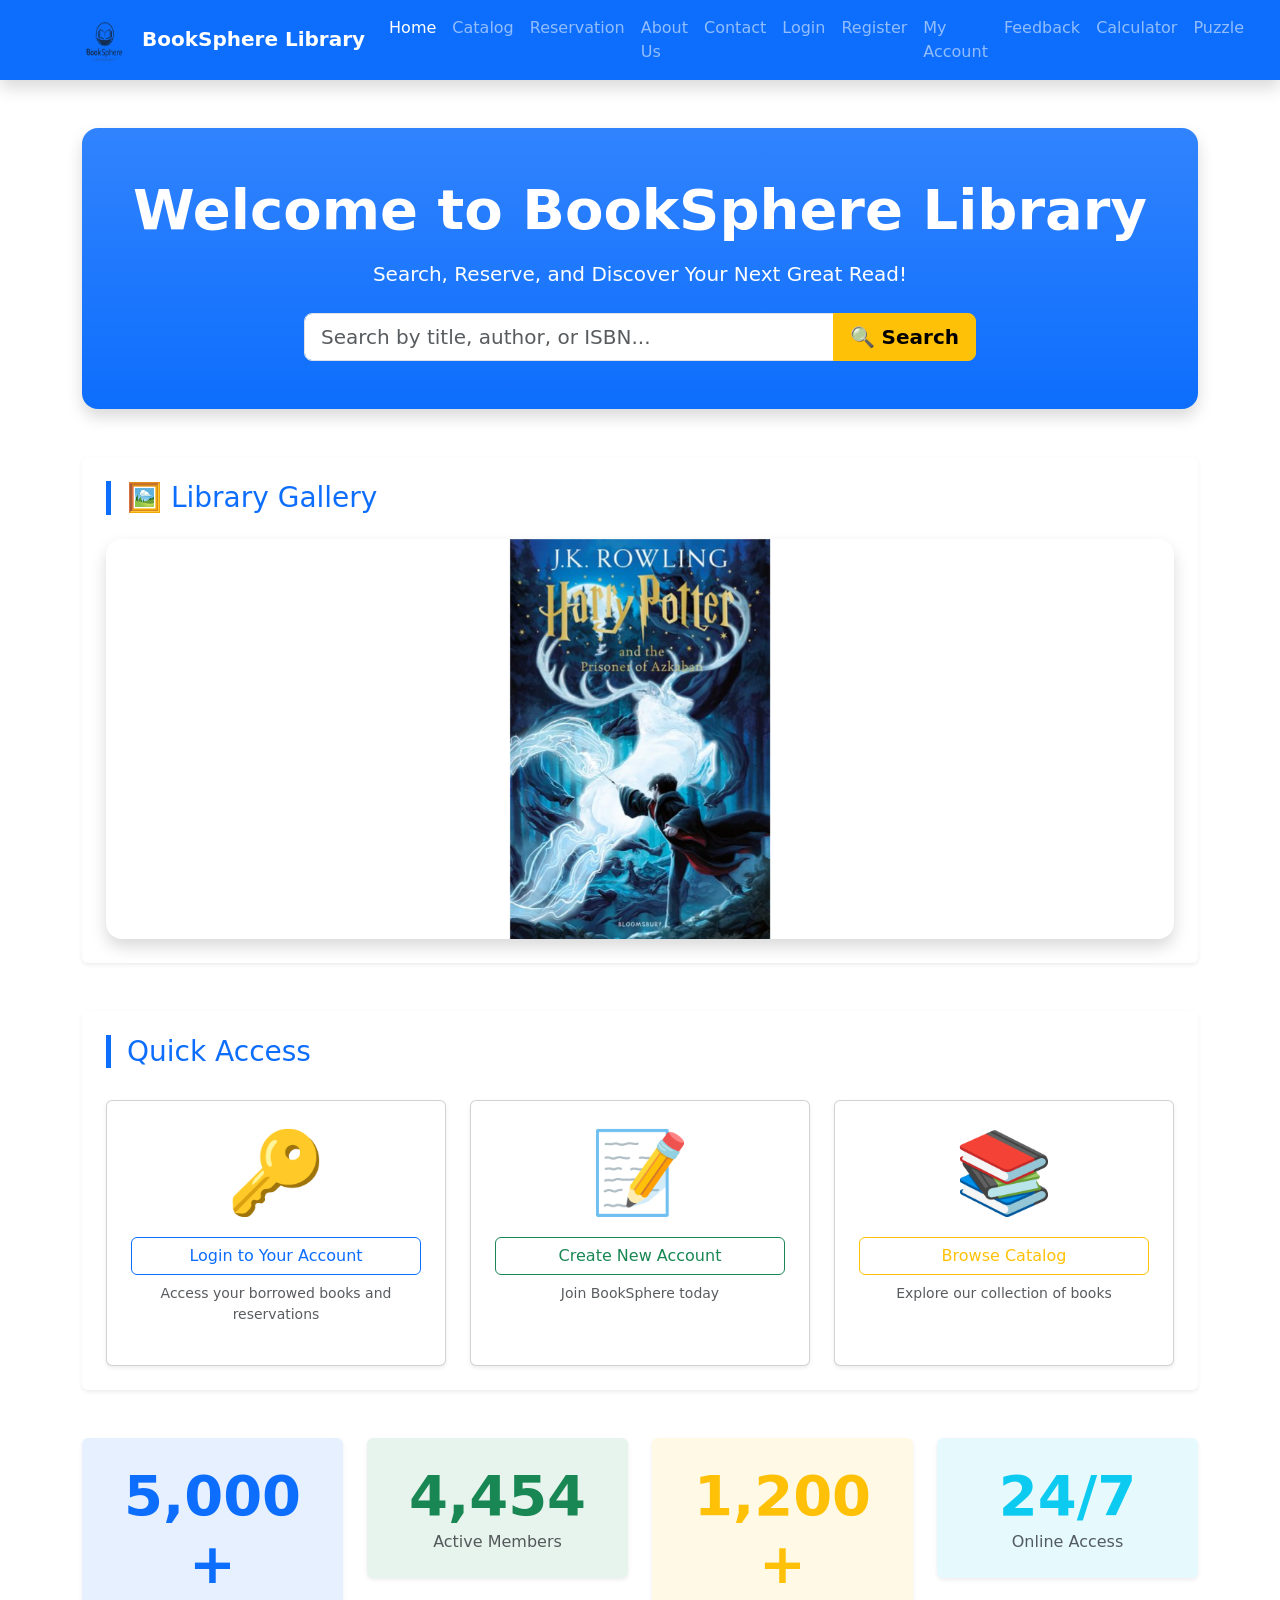
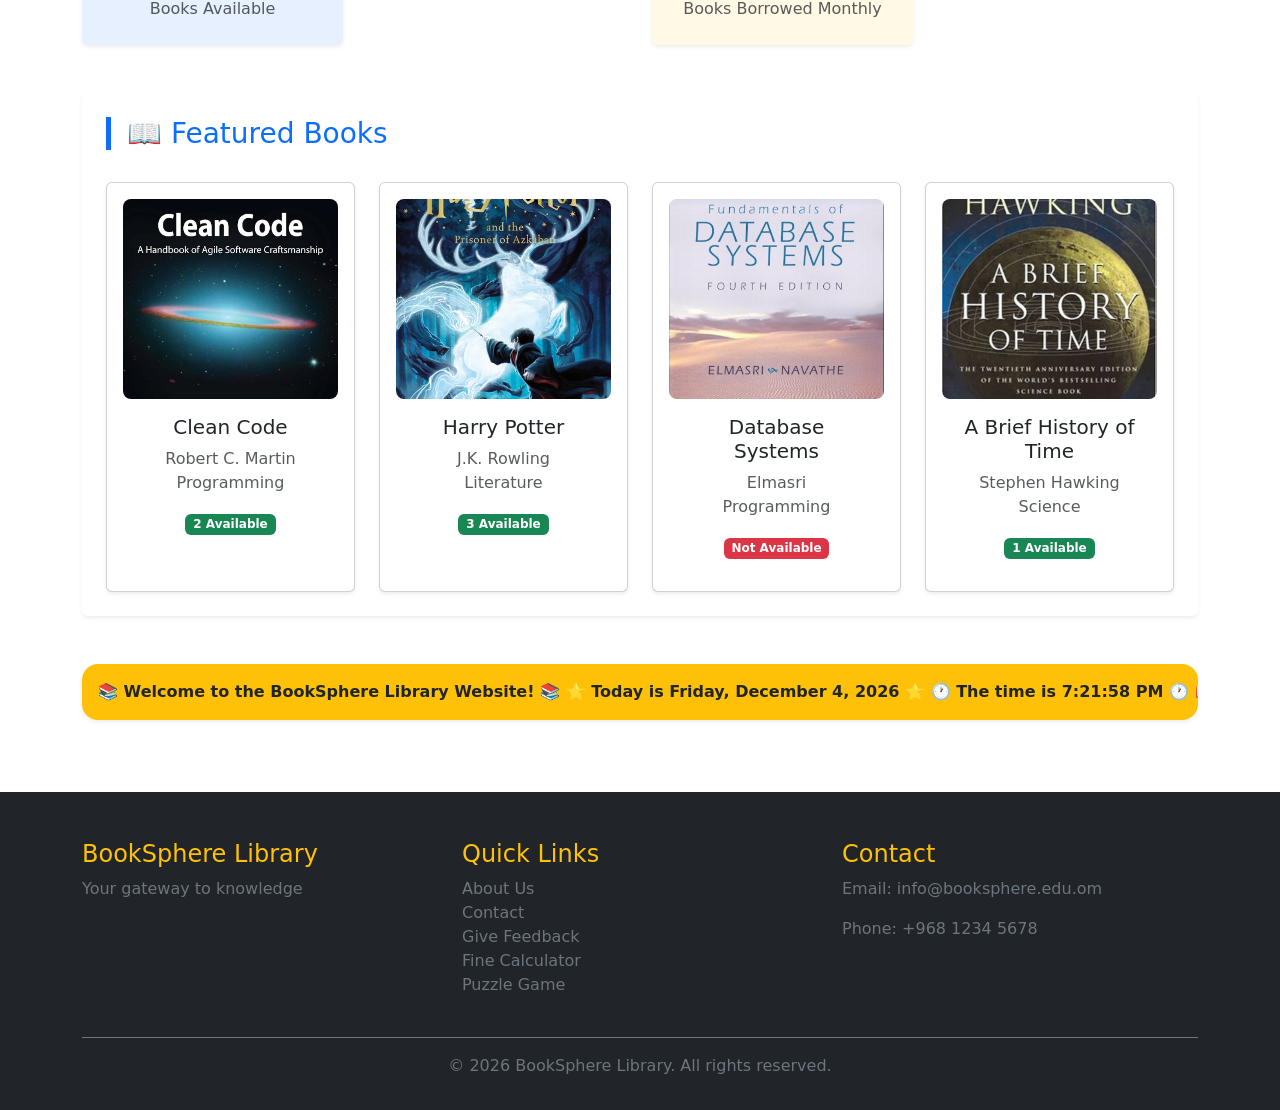
<file: index.html>
<!DOCTYPE html>
<html lang="en">
<head>
    <meta charset="UTF-8">
    <meta name="viewport" content="width=device-width, initial-scale=1.0">
    <title>Home - BookSphere Library</title>
    <!-- Bootstrap 5 CSS -->
    <link href="https://cdn.jsdelivr.net/npm/bootstrap@5.3.0-alpha1/dist/css/bootstrap.min.css" rel="stylesheet">
    <!-- Bootstrap Icons -->
    <link rel="stylesheet" href="https://cdn.jsdelivr.net/npm/bootstrap-icons@1.11.3/font/bootstrap-icons.min.css">
    <!--Only for moving banner animation (required for functionality, not layout) -->
    <style>
        .moving-banner {
            overflow: hidden;
            white-space: nowrap;
        }
        .banner-content {
            display: inline-block;
            animation: scrollBanner 20s linear infinite;
        }
        @keyframes scrollBanner {
            0% { transform: translateX(100%); }
            100% { transform: translateX(-100%); }
        }
        .moving-banner:hover .banner-content {
            animation-play-state: paused;
        }
        @media (max-width: 768px) {
            .banner-content { font-size: 12px; }
            @keyframes scrollBanner {
                0% { transform: translateX(100%); }
                100% { transform: translateX(-200%); }
            }
        }
    </style>
</head>
<body class="d-flex flex-column min-vh-100">

    <!-- Navigation Bar (Bootstrap Navbar) -->
    <nav class="navbar navbar-expand-lg navbar-dark bg-primary sticky-top shadow">
        <div class="container">
            <a class="navbar-brand fw-bold" href="index.html">
                <img src="logo.png" alt="BookSphere Logo" width="45" height="45" class="rounded-circle me-2">
                BookSphere Library
            </a>
            <button class="navbar-toggler" type="button" data-bs-toggle="collapse" data-bs-target="#mainNavbar">
                <span class="navbar-toggler-icon"></span>
            </button>
            <div class="collapse navbar-collapse" id="mainNavbar">
                <ul class="navbar-nav ms-auto">
                    <li class="nav-item"><a class="nav-link active" href="index.html">Home</a></li>
                    <li class="nav-item"><a class="nav-link" href="bookcatalog.html">Catalog</a></li>
                    <li class="nav-item"><a class="nav-link" href="reservation.html">Reservation</a></li>
                    <li class="nav-item"><a class="nav-link" href="about.html">About Us</a></li>
                    <li class="nav-item"><a class="nav-link" href="contact.html">Contact</a></li>
                    <li class="nav-item"><a class="nav-link" href="login.html">Login</a></li>
                    <li class="nav-item"><a class="nav-link" href="register.html">Register</a></li>
                    <li class="nav-item"><a class="nav-link" href="myaccount.html">My Account</a></li>
                    <li class="nav-item"><a class="nav-link" href="questionnaire.html">Feedback</a></li>
                    <li class="nav-item"><a class="nav-link" href="calculate.html">Calculator</a></li>
                    <li class="nav-item"><a class="nav-link" href="funpage.html">Puzzle</a></li>
                </ul>
            </div>
        </div>
    </nav>

    <main class="container my-5 flex-grow-1">
        <!-- Hero Section -->
        <div class="bg-primary bg-gradient text-white p-5 rounded-4 shadow mb-5 text-center">
            <h1 class="display-4 fw-bold">Welcome to BookSphere Library</h1>
            <p class="lead mt-3">Search, Reserve, and Discover Your Next Great Read!</p>
            <div class="row justify-content-center mt-4">
                <div class="col-md-8">
                    <div class="input-group">
                        <input type="text" class="form-control form-control-lg" placeholder="Search by title, author, or ISBN...">
                        <button class="btn btn-warning btn-lg fw-bold">🔍 Search</button>
                    </div>
                </div>
            </div>
        </div>


        <div class="card shadow-sm border-0 mb-5">
            <div class="card-body p-4">
                <h3 class="border-start border-primary border-5 ps-3 text-primary">🖼️ Library Gallery</h3>

                <div id="galleryCarousel" class="carousel slide mt-4" data-bs-ride="carousel" data-bs-interval="3000">
                    
                    <div class="carousel-inner rounded-4 shadow">

                        <div class="carousel-item active">
                            <img src="hp.jpg" class="d-block w-100" style="height:400px; object-fit:contain;" alt="Gallery Image 1">
                        </div>

                        <div class="carousel-item">
                            <img src="db.jpg" class="d-block w-100" style="height:400px; object-fit:contain;" alt="Gallery Image 2">
                        </div>

                        <div class="carousel-item">
                            <img src="time.jpg" class="d-block w-100" style="height:400px; object-fit:contain;" alt="Gallery Image 3">
                        </div>

                    </div>

                    <!-- Controls -->
                    <button class="carousel-control-prev" type="button" data-bs-target="#galleryCarousel" data-bs-slide="prev">
                        <span class="carousel-control-prev-icon"></span>
                    </button>

                    <button class="carousel-control-next" type="button" data-bs-target="#galleryCarousel" data-bs-slide="next">
                        <span class="carousel-control-next-icon"></span>
                    </button>

                </div>
            </div>
        </div>

        <!-- Quick Links Section -->
        <div class="card shadow-sm border-0 mb-5">
            <div class="card-body p-4">
                <h3 class="border-start border-primary border-5 ps-3 text-primary">Quick Access</h3>
                <div class="row g-4 mt-2">
                    <div class="col-md-4">
                        <div class="card text-center p-4 h-100 shadow-sm">
                            <div class="display-1">🔑</div>
                            <a href="login.html" class="btn btn-outline-primary mt-3 w-100">Login to Your Account</a>
                            <p class="small text-muted mt-2">Access your borrowed books and reservations</p>
                        </div>
                    </div>
                    <div class="col-md-4">
                        <div class="card text-center p-4 h-100 shadow-sm">
                            <div class="display-1">📝</div>
                            <a href="register.html" class="btn btn-outline-success mt-3 w-100">Create New Account</a>
                            <p class="small text-muted mt-2">Join BookSphere today</p>
                        </div>
                    </div>
                    <div class="col-md-4">
                        <div class="card text-center p-4 h-100 shadow-sm">
                            <div class="display-1">📚</div>
                            <a href="catalog.html" class="btn btn-outline-warning mt-3 w-100">Browse Catalog</a>
                            <p class="small text-muted mt-2">Explore our collection of books</p>
                        </div>
                    </div>
                </div>
            </div>
        </div>

        <!-- Statistics Cards -->
        <div class="row g-4 mb-5">
            <div class="col-md-3 col-sm-6">
                <div class="card text-center p-4 shadow-sm border-0 bg-primary bg-opacity-10">
                    <div class="display-4 fw-bold text-primary">5,000+</div>
                    <div class="text-muted">Books Available</div>
                </div>
            </div>
            <div class="col-md-3 col-sm-6">
                <div class="card text-center p-4 shadow-sm border-0 bg-success bg-opacity-10">
                    <div class="display-4 fw-bold text-success">4,454</div>
                    <div class="text-muted">Active Members</div>
                </div>
            </div>
            <div class="col-md-3 col-sm-6">
                <div class="card text-center p-4 shadow-sm border-0 bg-warning bg-opacity-10">
                    <div class="display-4 fw-bold text-warning">1,200+</div>
                    <div class="text-muted">Books Borrowed Monthly</div>
                </div>
            </div>
            <div class="col-md-3 col-sm-6">
                <div class="card text-center p-4 shadow-sm border-0 bg-info bg-opacity-10">
                    <div class="display-4 fw-bold text-info">24/7</div>
                    <div class="text-muted">Online Access</div>
                </div>
            </div>
        </div>
        <!-- Featured Books Section -->
        <div class="card shadow-sm border-0 mb-5">
            <div class="card-body p-4">
                <h3 class="border-start border-primary border-5 ps-3 text-primary">📖 Featured Books</h3>
                <div class="row row-cols-1 row-cols-md-2 row-cols-lg-4 g-4 mt-2">
                    <div class="col">
                        <div class="card h-100 shadow-sm text-center p-3">
                            <img src="clean.jpg" class="card-img-top rounded-3" alt="Clean Code" style="height: 200px; object-fit: cover;">
                            <div class="card-body">
                                <h5 class="card-title">Clean Code</h5>
                                <p class="card-text text-muted">Robert C. Martin<br>Programming</p>
                                <span class="badge bg-success">2 Available</span>
                            </div>
                        </div>
                    </div>
                    <div class="col">
                        <div class="card h-100 shadow-sm text-center p-3">
                            <img src="hp.jpg" class="card-img-top rounded-3" alt="Harry Potter" style="height: 200px; object-fit: cover;">
                            <div class="card-body">
                                <h5 class="card-title">Harry Potter</h5>
                                <p class="card-text text-muted">J.K. Rowling<br>Literature</p>
                                <span class="badge bg-success">3 Available</span>
                            </div>
                        </div>
                    </div>
                    <div class="col">
                        <div class="card h-100 shadow-sm text-center p-3">
                            <img src="db.jpg" class="card-img-top rounded-3" alt="Database Systems" style="height: 200px; object-fit: cover;">
                            <div class="card-body">
                                <h5 class="card-title">Database Systems</h5>
                                <p class="card-text text-muted">Elmasri<br>Programming</p>
                                <span class="badge bg-danger">Not Available</span>
                            </div>
                        </div>
                    </div>
                    <div class="col">
                        <div class="card h-100 shadow-sm text-center p-3">
                            <img src="time.jpg" class="card-img-top rounded-3" alt="A Brief History of Time" style="height: 200px; object-fit: cover;">
                            <div class="card-body">
                                <h5 class="card-title">A Brief History of Time</h5>
                                <p class="card-text text-muted">Stephen Hawking<br>Science</p>
                                <span class="badge bg-success">1 Available</span>
                            </div>
                        </div>
                    </div>
                </div>
            </div>
        </div>


        <!-- Moving Text Banner -->
        <div class="moving-banner bg-warning text-dark p-3 rounded-4 shadow-sm mb-4">
            <div class="banner-content fw-semibold" id="movingBanner">
                <span>📚 Welcome to the BookSphere Library Website! 📚</span>
                <span>⭐ Today is <span id="currentDate"></span> ⭐</span>
                <span>🕐 The time is <span id="currentTime"></span> 🕐</span>
                <span>📖 Read, Learn, and Grow with us! 📖</span>
                <span>🎉 Special offer: 10% discount on late fees this week! 🎉</span>
            </div>
        </div>
    </main>

    <!-- Footer -->
    <footer class="bg-dark text-white pt-5 pb-3">
        <div class="container">
            <div class="row">
                <div class="col-md-4 mb-4">
                    <h4 class="text-warning">BookSphere Library</h4>
                    <p class="text-secondary">Your gateway to knowledge</p>
                </div>
                <div class="col-md-4 mb-4">
                    <h4 class="text-warning">Quick Links</h4>
                    <ul class="list-unstyled">
                        <li><a href="about.html" class="text-secondary text-decoration-none">About Us</a></li>
                        <li><a href="contact.html" class="text-secondary text-decoration-none">Contact</a></li>
                        <li><a href="questionnaire.html" class="text-secondary text-decoration-none">Give Feedback</a></li>
                        <li><a href="calculate.html" class="text-secondary text-decoration-none">Fine Calculator</a></li>
                        <li><a href="funpage.html" class="text-secondary text-decoration-none">Puzzle Game</a></li>
                    </ul>
                </div>
                <div class="col-md-4 mb-4">
                    <h4 class="text-warning">Contact</h4>
                    <p class="text-secondary">Email: info@booksphere.edu.om</p>
                    <p class="text-secondary">Phone: +968 1234 5678</p>
                </div>
            </div>
            <div class="text-center pt-3 border-top border-secondary">
                <p class="text-secondary">&copy; 2026 BookSphere Library. All rights reserved.</p>
            </div>
        </div>
        
    </footer>

    <!-- Bootstrap JS -->
    <script src="https://cdn.jsdelivr.net/npm/bootstrap@5.3.0-alpha1/dist/js/bootstrap.bundle.min.js"></script>

    <!-- Date and Time Script (unchanged) -->
    <script>
        /**
         * MOVING TEXT BANNER - DATE AND TIME FUNCTIONALITY
         * =================================================
         * This script displays the current date and time in the moving banner.
         * The banner scrolls from right to left continuously.
         * 
         * FUNCTIONS:
         * 1. getCurrentDate() - Returns formatted current date (Day, Month Date, Year)
         * 2. getCurrentTime() - Returns formatted current time (HH:MM:SS AM/PM)
         * 3. updateDateTime() - Updates the date and time every second
         */

        // Function to get formatted current date
        function getCurrentDate() {
            const now = new Date();
            const options = { 
                weekday: 'long', 
                year: 'numeric', 
                month: 'long', 
                day: 'numeric' 
            };
            return now.toLocaleDateString('en-US', options);
        }
        
        // Function to get formatted current time
        function getCurrentTime() {
            const now = new Date();
            let hours = now.getHours();
            let minutes = now.getMinutes();
            let seconds = now.getSeconds();
            const ampm = hours >= 12 ? 'PM' : 'AM';
            
            hours = hours % 12;
            hours = hours ? hours : 12;
            
            minutes = minutes < 10 ? '0' + minutes : minutes;
            seconds = seconds < 10 ? '0' + seconds : seconds;
            
            return `${hours}:${minutes}:${seconds} ${ampm}`;
        }
        
        // Function to update date and time in the banner
        function updateDateTime() {
            const dateElement = document.getElementById('currentDate');
            const timeElement = document.getElementById('currentTime');
            
            if (dateElement) {
                dateElement.textContent = getCurrentDate();
            }
            if (timeElement) {
                timeElement.textContent = getCurrentTime();
            }
        }
        
        updateDateTime();
        setInterval(updateDateTime, 1000);
    </script>
</body>
</html>
</file>
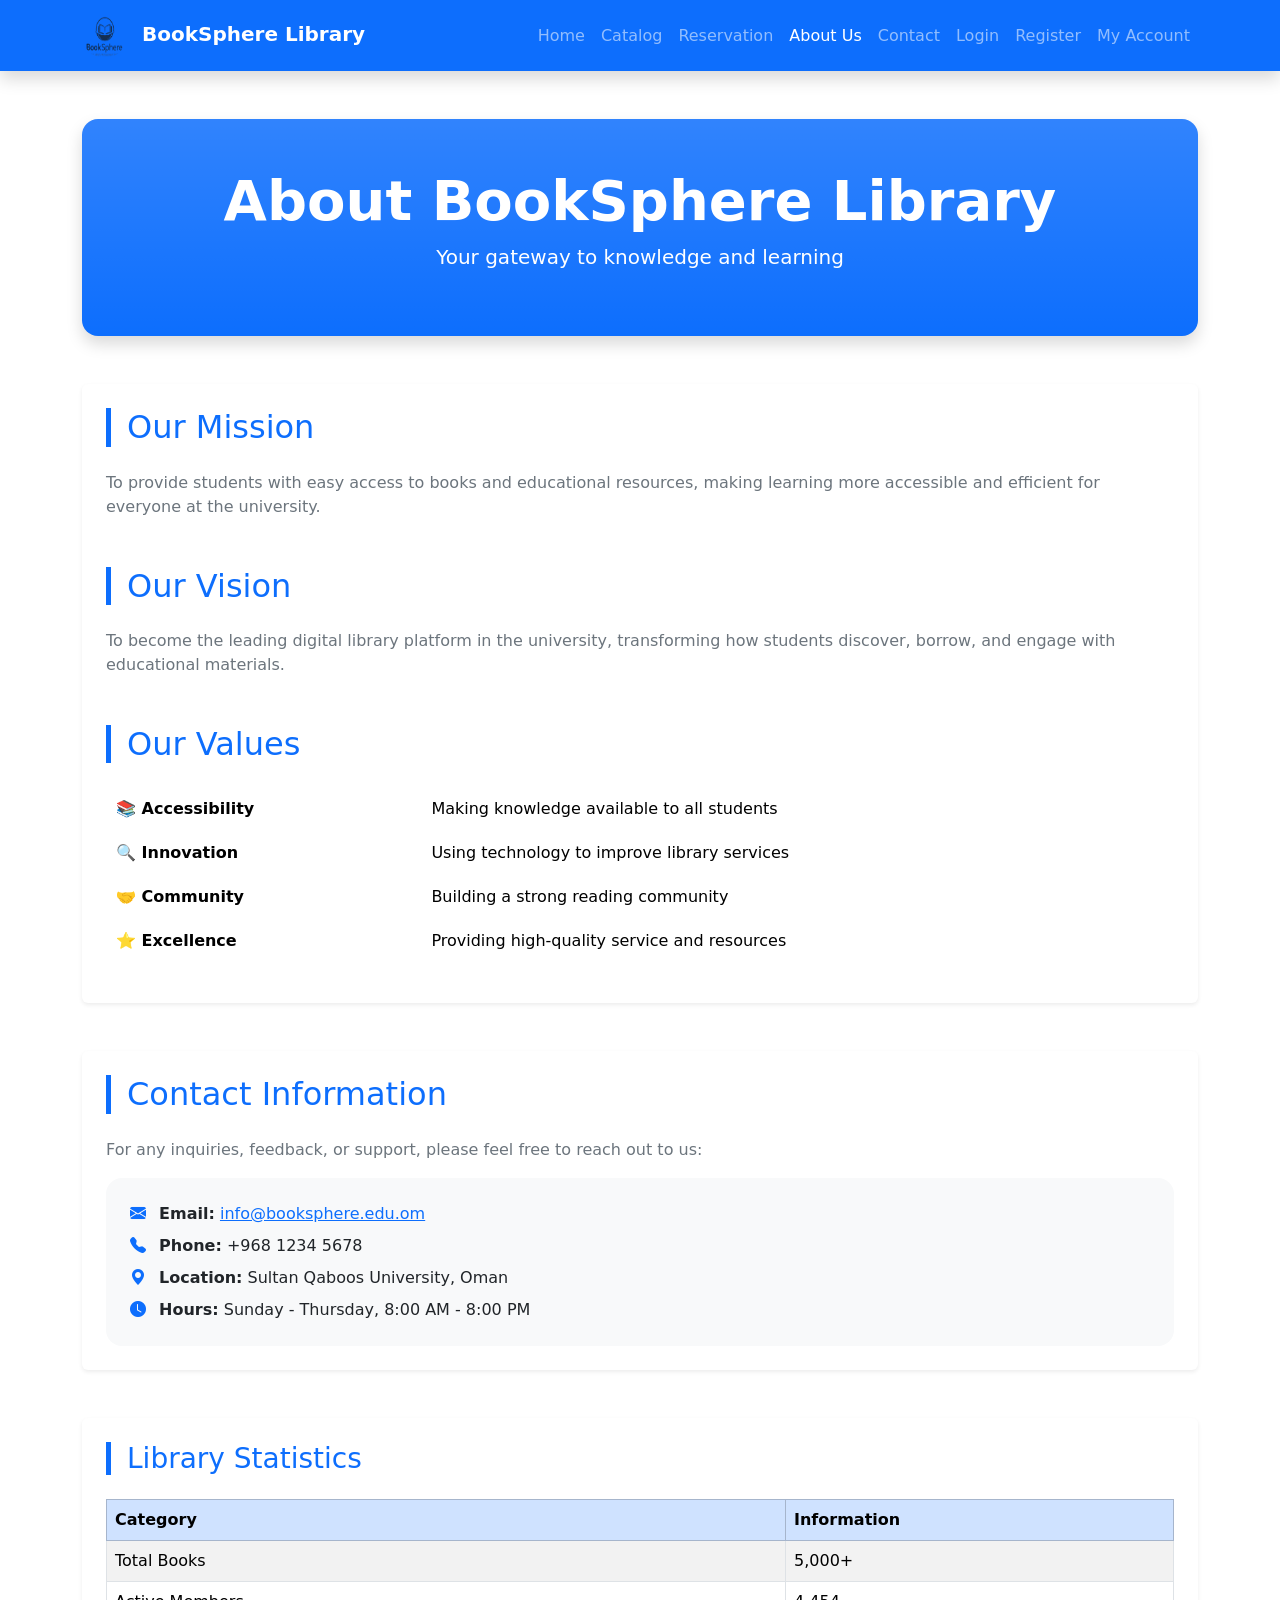
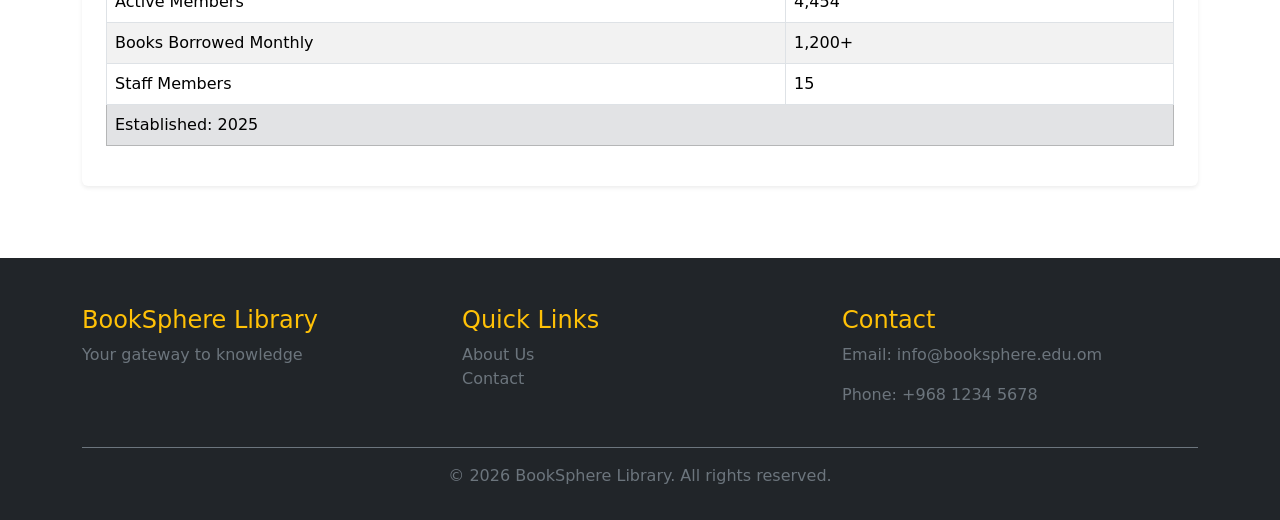
<file: about.html>
<!DOCTYPE html>
<html lang="en">
<head>
    <meta charset="UTF-8">
    <meta name="viewport" content="width=device-width, initial-scale=1.0">
    <title>BookSphere </title>
     <!-- Bootstrap CSS -->
    <link href="https://cdn.jsdelivr.net/npm/bootstrap@5.3.0-alpha1/dist/css/bootstrap.min.css" rel="stylesheet">
      <!-- Bootstrap Icons -->
    <link rel="stylesheet" href="https://cdn.jsdelivr.net/npm/bootstrap-icons@1.11.3/font/bootstrap-icons.min.css">
</head>
<body class="d-flex flex-column min-vh-100">

    <!-- ============================================== -->
    <!-- RESPONSIVE NAVIGATION BAR (BOOTSTRAP NAVBAR)   -->
    <!-- ============================================== -->
    <nav class="navbar navbar-expand-lg navbar-dark bg-primary sticky-top shadow">
        <div class="container">
            <a class="navbar-brand fw-bold" href="index.html">
                <img src="logo.png" alt="BookSphere Logo" width="45" height="45" class="rounded-circle me-2">
                BookSphere Library
            </a>
            <button class="navbar-toggler" type="button" data-bs-toggle="collapse" data-bs-target="#mainNavbar">
                <span class="navbar-toggler-icon"></span>
            </button>
            <div class="collapse navbar-collapse" id="mainNavbar">
                <ul class="navbar-nav ms-auto">
                    <li class="nav-item"><a class="nav-link" href="index.html">Home</a></li>
                    <li class="nav-item"><a class="nav-link" href="bookcatalog.html">Catalog</a></li>
                    <li class="nav-item"><a class="nav-link" href="reservation.html">Reservation</a></li>
                    <li class="nav-item"><a class="nav-link active" href="about.html">About Us</a></li>
                    <li class="nav-item"><a class="nav-link" href="contactUs.html">Contact</a></li>
                    <li class="nav-item"><a class="nav-link" href="login.html">Login</a></li>
                    <li class="nav-item"><a class="nav-link" href="register.html">Register</a></li>
                    <li class="nav-item"><a class="nav-link" href="myaccount.html">My Account</a></li>
                </ul>
            </div>
        </div>
    </nav>

    <main class="container my-5 flex-grow-1">
        <!-- Hero Header Section -->
        <div class="bg-primary bg-gradient text-white p-5 rounded-4 shadow mb-5 text-center">
            <h1 class="display-4 fw-bold">About BookSphere Library</h1>
            <p class="lead">Your gateway to knowledge and learning</p>
        </div>

        <!-- Mission, Vision, Values Section -->
        <div class="card shadow-sm border-0 mb-5">
            <div class="card-body p-4">
                <h2 class="border-start border-primary border-5 ps-3 text-primary mb-4">Our Mission</h2>
                <p class="text-secondary">To provide students with easy access to books and educational resources, making learning more accessible and efficient for everyone at the university.</p>
                
                <h2 class="border-start border-primary border-5 ps-3 text-primary mt-5 mb-4">Our Vision</h2>
                <p class="text-secondary">To become the leading digital library platform in the university, transforming how students discover, borrow, and engage with educational materials.</p>
                
                <h2 class="border-start border-primary border-5 ps-3 text-primary mt-5 mb-4">Our Values</h2>
                <div class="table-responsive">
                    <table class="table table-borderless">
                        <tbody>
                            <tr><td style="padding: 10px;"><strong>📚 Accessibility</strong></td><td style="padding: 10px;">Making knowledge available to all students</td></tr>
                            <tr><td style="padding: 10px;"><strong>🔍 Innovation</strong></td><td style="padding: 10px;">Using technology to improve library services</td></tr>
                            <tr><td style="padding: 10px;"><strong>🤝 Community</strong></td><td style="padding: 10px;">Building a strong reading community</td></tr>
                            <tr><td style="padding: 10px;"><strong>⭐ Excellence</strong></td><td style="padding: 10px;">Providing high-quality service and resources</td></tr>
                        </tbody>
                    </table>
                </div>
            </div>
        </div>
<!-- Contact Information Section -->
        <div class="card shadow-sm border-0 mb-5">
            <div class="card-body p-4">
                <h2 class="border-start border-primary border-5 ps-3 text-primary mb-4">Contact Information</h2>
                <p class="text-secondary">For any inquiries, feedback, or support, please feel free to reach out to us:</p>
                
                <div class="bg-light p-4 rounded-4 mt-3">
                    <p class="mb-2"><i class="bi bi-envelope-fill text-primary me-2"></i> <strong>Email:</strong> <a href="mailto:info@booksphere.edu.om" class="text-primary">info@booksphere.edu.om</a></p>
                    <p class="mb-2"><i class="bi bi-telephone-fill text-primary me-2"></i> <strong>Phone:</strong> +968 1234 5678</p>
                    <p class="mb-2"><i class="bi bi-geo-alt-fill text-primary me-2"></i> <strong>Location:</strong> Sultan Qaboos University, Oman</p>
                    <p class="mb-0"><i class="bi bi-clock-fill text-primary me-2"></i> <strong>Hours:</strong> Sunday - Thursday, 8:00 AM - 8:00 PM</p>
                </div>
            </div>
        </div>

        <!-- Library Statistics Table -->
        <div class="card shadow-sm border-0 mb-4">
            <div class="card-body p-4">
                <h3 class="border-start border-primary border-5 ps-3 text-primary mb-4">Library Statistics</h3>
                <div class="table-responsive">
                    <table class="table table-bordered table-striped">
                        <thead class="table-primary">
                            <tr><th>Category</th><th>Information</th></tr>
                        </thead>
                        <tbody>
                            <tr><td>Total Books</td><td>5,000+</td></tr>
                            <tr><td>Active Members</td><td>4,454</td></tr>
                            <tr><td>Books Borrowed Monthly</td><td>1,200+</td></tr>
                            <tr><td>Staff Members</td><td>15</td></tr>
                        </tbody>
                        <tfoot class="table-secondary">
                            <tr><td colspan="2">Established: 2025</td></tr>
                        </tfoot>
                    </table>
                </div>
            </div>
        </div>
    </main>

    <!-- Footer -->
    <footer class="bg-dark text-white pt-5 pb-3">
        <div class="container">
            <div class="row">
                <div class="col-md-4 mb-4">
                    <h4 class="text-warning">BookSphere Library</h4>
                    <p class="text-secondary">Your gateway to knowledge</p>
                </div>
                <div class="col-md-4 mb-4">
                    <h4 class="text-warning">Quick Links</h4>
                    <ul class="list-unstyled">
                        <li><a href="about.html" class="text-secondary text-decoration-none">About Us</a></li>
                        <li><a href="contactUs.html" class="text-secondary text-decoration-none">Contact</a></li>
                    </ul>
                </div>
                <div class="col-md-4 mb-4">
                    <h4 class="text-warning">Contact</h4>
                    <p class="text-secondary">Email: info@booksphere.edu.om</p>
                    <p class="text-secondary">Phone: +968 1234 5678</p>
                </div>
            </div>
            <div class="text-center pt-3 border-top border-secondary">
                <p class="text-secondary">&copy; 2026 BookSphere Library. All rights reserved.</p>
            </div>
        </div>
    </footer>

    <!-- Bootstrap JS -->
    <script src="https://cdn.jsdelivr.net/npm/bootstrap@5.3.0-alpha1/dist/js/bootstrap.bundle.min.js"></script>
</body>
</html>
</file>
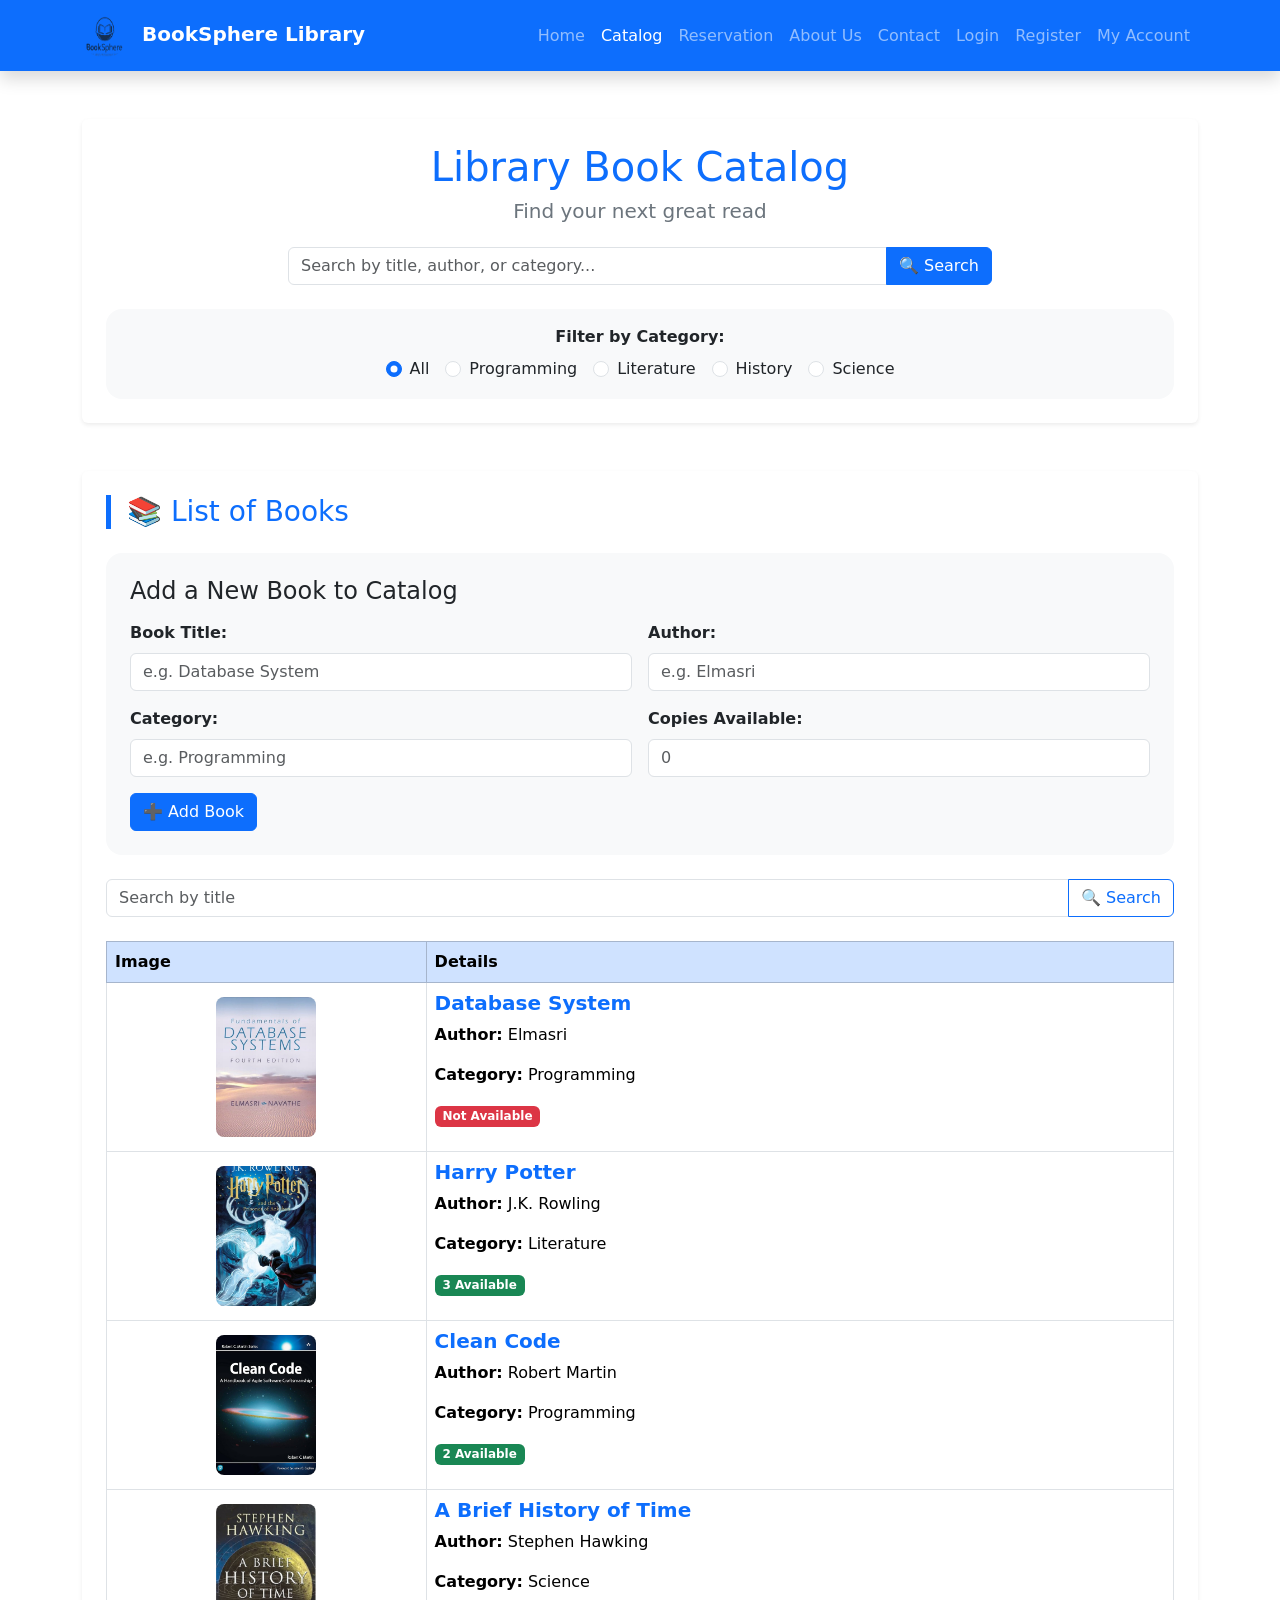
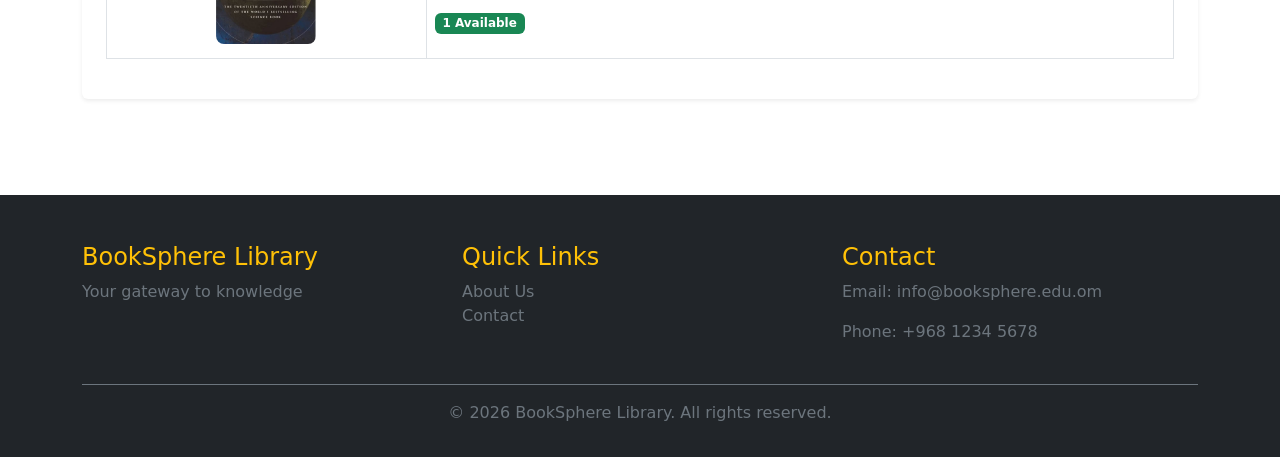
<file: bookcatalog.html>
<!DOCTYPE html>
<html lang="en">
<head>
    <meta charset="UTF-8">
    <meta name="viewport" content="width=device-width, initial-scale=1.0">
    <title>Booksphere</title>
     <!-- Bootstrap CSS -->
    <link href="https://cdn.jsdelivr.net/npm/bootstrap@5.3.0-alpha1/dist/css/bootstrap.min.css" rel="stylesheet">
    
<!-- Custom CSS for book image sizing (only visual, no layout) -->
    <style>
        .book-img {
            width: 100px;
            height: 140px;
            object-fit: cover;
            border-radius: 8px;
        }
        .book-card:hover {
            transform: translateY(-5px);
            transition: transform 0.3s ease;
        }
        @media (max-width: 768px) {
            .book-img {
                width: 80px;
                height: 120px;
            }
        }
    </style>
</head>
<body class="d-flex flex-column min-vh-100">

    <!-- ============================================== -->
    <!-- RESPONSIVE NAVIGATION BAR (BOOTSTRAP NAVBAR)   -->
    <!-- ============================================== -->
    <nav class="navbar navbar-expand-lg navbar-dark bg-primary sticky-top shadow">
        <div class="container">
            <a class="navbar-brand fw-bold" href="index.html">
                <img src="logo.png" alt="BookSphere Logo" width="45" height="45" class="rounded-circle me-2">
                BookSphere Library
            </a>
            <button class="navbar-toggler" type="button" data-bs-toggle="collapse" data-bs-target="#mainNavbar">
                <span class="navbar-toggler-icon"></span>
            </button>
            <div class="collapse navbar-collapse" id="mainNavbar">
                <ul class="navbar-nav ms-auto">
                    <li class="nav-item"><a class="nav-link" href="index.html">Home</a></li>
                    <li class="nav-item"><a class="nav-link active" href="bookcatalog.html">Catalog</a></li>
                    <li class="nav-item"><a class="nav-link" href="reservation.html">Reservation</a></li>
                    <li class="nav-item"><a class="nav-link" href="about.html">About Us</a></li>
                    <li class="nav-item"><a class="nav-link" href="contactUs.html">Contact</a></li>
                    <li class="nav-item"><a class="nav-link" href="login.html">Login</a></li>
                    <li class="nav-item"><a class="nav-link" href="register.html">Register</a></li>
                    <li class="nav-item"><a class="nav-link" href="myaccount.html">My Account</a></li>
                </ul>
            </div>
        </div>
    </nav>

    <main class="container my-5 flex-grow-1">
        <!-- Search Section -->
        <div class="card shadow-sm border-0 mb-5">
            <div class="card-body p-4">
                <h1 class="text-center text-primary mb-2">Library Book Catalog</h1>
                <h2 class="text-center text-secondary mb-4 fs-5">Find your next great read</h2>
                
                <div class="row justify-content-center mb-4">
                    <div class="col-md-8">
                        <div class="input-group">
                            <input type="text" class="form-control" placeholder="Search by title, author, or category...">
                            <button class="btn btn-primary">🔍 Search</button>
                        </div>
                    </div>
                </div>
                
                <!-- Filter by Category (Radio Buttons) -->
                <div class="bg-light p-3 rounded-4 text-center">
                    <p class="fw-bold text-dark mb-2">Filter by Category:</p>
                    <div class="d-flex flex-wrap justify-content-center gap-3">
                        <div class="form-check">
                            <input class="form-check-input" type="radio" name="category" id="allcat" checked>
                            <label class="form-check-label" for="allcat">All</label>
                        </div>
                        <div class="form-check">
                            <input class="form-check-input" type="radio" name="category" id="programming">
                            <label class="form-check-label" for="programming">Programming</label>
                        </div>
                        <div class="form-check">
                            <input class="form-check-input" type="radio" name="category" id="literature">
                            <label class="form-check-label" for="literature">Literature</label>
                        </div>
                        <div class="form-check">
                            <input class="form-check-input" type="radio" name="category" id="history">
                            <label class="form-check-label" for="history">History</label>
                        </div>
                        <div class="form-check">
                            <input class="form-check-input" type="radio" name="category" id="science">
                            <label class="form-check-label" for="science">Science</label>
                        </div>
                    </div>
                </div>
            </div>
        </div>

        <!-- Books Section -->
        <div class="card shadow-sm border-0 mb-5">
            <div class="card-body p-4">
                <h3 class="border-start border-primary border-5 ps-3 text-primary mb-4">📚 List of Books</h3>
                
                <!-- Add Book Form -->
                <div class="bg-light p-4 rounded-4 mb-4">
                    <h4 class="mb-3">Add a New Book to Catalog</h4>
                    <div class="row g-3">
                        <div class="col-md-6">
                            <label class="form-label fw-bold">Book Title:</label>
                            <input type="text" id="title" class="form-control" placeholder="e.g. Database System" required>
                        </div>
                        <div class="col-md-6">
                            <label class="form-label fw-bold">Author:</label>
                            <input type="text" id="author" class="form-control" placeholder="e.g. Elmasri" required>
                        </div>
                        <div class="col-md-6">
                            <label class="form-label fw-bold">Category:</label>
                            <input type="text" id="category" class="form-control" placeholder="e.g. Programming">
                        </div>
                        <div class="col-md-6">
                            <label class="form-label fw-bold">Copies Available:</label>
                            <input type="number" id="available" class="form-control" placeholder="0">
                        </div>
                        <div class="col-12">
                            <button class="btn btn-primary" onclick="addBook()">➕ Add Book</button>
                        </div>
                    </div>
                </div>

                <!-- Search Box -->
                <div class="input-group mb-4">
                    <input type="text" id="search" class="form-control" placeholder="Search by title">
                    <button class="btn btn-outline-primary" onclick="searchBook()">🔍 Search</button>
                </div>

                <!-- Books Table (Dynamic from JavaScript) -->
                <div class="table-responsive">
                    <table class="table table-bordered table-hover align-middle" id="bookTable">
                        <thead class="table-primary">
                            <tr><th>Image</th><th>Details</th></tr>
                        </thead>
                        <tbody></tbody>
                    </table>
                </div>
            </div>
        </div>
    </main>

    <!-- Footer -->
    <footer class="bg-dark text-white pt-5 pb-3">
        <div class="container">
            <div class="row">
                <div class="col-md-4 mb-4">
                    <h4 class="text-warning">BookSphere Library</h4>
                    <p class="text-secondary">Your gateway to knowledge</p>
                </div>
                <div class="col-md-4 mb-4">
                    <h4 class="text-warning">Quick Links</h4>
                    <ul class="list-unstyled">
                        <li><a href="about.html" class="text-secondary text-decoration-none">About Us</a></li>
                        <li><a href="contactUs.html" class="text-secondary text-decoration-none">Contact</a></li>
                    </ul>
                </div>
                <div class="col-md-4 mb-4">
                    <h4 class="text-warning">Contact</h4>
                    <p class="text-secondary">Email: info@booksphere.edu.om</p>
                    <p class="text-secondary">Phone: +968 1234 5678</p>
                </div>
            </div>
            <div class="text-center pt-3 border-top border-secondary">
                <p class="text-secondary">&copy; 2026 BookSphere Library. All rights reserved.</p>
            </div>
        </div>
    </footer>

    <!-- Bootstrap JS -->
    <script src="https://cdn.jsdelivr.net/npm/bootstrap@5.3.0-alpha1/dist/js/bootstrap.bundle.min.js"></script>

    <script>
        /* Define the Book object type using a constructor function as required.
         This template allows us to create multiple book instances with properties
         like title, author, category, availability, and an image path. */
        function Book(title, author, category, available, image) {
            this.title = title;
            this.author = author;
            this.category = category;
            this.available = available;
            this.image = image;
        }

        // Array of books
        let books = [
            new Book("Database System", "Elmasri", "Programming", 0, "db.jpg"),
            new Book("Harry Potter", "J.K. Rowling", "Literature", 3, "hp.jpg"),
            new Book("Clean Code", "Robert Martin", "Programming", 2, "clean.jpg"),
            new Book("A Brief History of Time", "Stephen Hawking", "Science", 1, "time.jpg")
        ];

        // Function to display books in the table
        function displayBooks() {
            let table = document.getElementById("bookTable");
            // Clear table except header
            table.innerHTML = `
                <thead class="table-primary"><tr><th>Image</th><th>Details</th></tr></thead>
                <tbody></tbody>
            `;
            let tbody = table.querySelector("tbody");

            // Loop through books
            for (let i = 0; i < books.length; i++) {
                let row = tbody.insertRow();
                row.innerHTML = `
                    <td style="text-align: center;">
                        <img src="${books[i].image}" class="book-img" style="width: 100px; height: 140px; object-fit: cover; border-radius: 8px;">
                    </td>
                    <td>
                        <h5 class="fw-bold text-primary">${books[i].title}</h5>
                        <p><strong>Author:</strong> ${books[i].author}</p>
                        <p><strong>Category:</strong> ${books[i].category}</p>
                        <p>
                            ${books[i].available > 0 
                                ? '<span class="badge bg-success">' + books[i].available + ' Available</span>' 
                                : '<span class="badge bg-danger">Not Available</span>'}
                        </p>
                    </td>
                `;
            }
        }

        window.onload = displayBooks; // Running the function

        // This function enables users to add a new element to the array and update the table.
        // It captures values from the form, creates a new Book object, and pushes it to the
        // 'books' array, ensuring the catalog updates in real-time.
        function addBook() {
            let title = document.getElementById("title").value;
            let author = document.getElementById("author").value;
            let category = document.getElementById("category").value;
            let available = document.getElementById("available").value;

            if (title.trim() === "" || author.trim() === "") {
                alert("Please enter at least the Title and Author.");
                return;
            }

            let newBook = new Book(title, author, category, available, "default.jpg");
            books.push(newBook);
            displayBooks();

            document.getElementById("title").value = "";
            document.getElementById("author").value = "";
            document.getElementById("category").value = "";
            document.getElementById("available").value = "";
        }

        // This function implements the search/filter feature to update the table view.
        // It loops through the 'books' array and compares the title of each book to the
        // user's search keyword, displaying only the matching results.
        function searchBook() {
            let keyword = document.getElementById("search").value.toLowerCase();
            let table = document.getElementById("bookTable");
            table.innerHTML = `
                <thead class="table-primary"><tr><th>Image</th><th>Details</th></tr></thead>
                <tbody></tbody>
            `;
            let tbody = table.querySelector("tbody");

            for (let i = 0; i < books.length; i++) {
                if (books[i].title.toLowerCase().includes(keyword)) {
                    let row = tbody.insertRow();
                    row.innerHTML = `
                        <td style="text-align: center;">
                            <img src="${books[i].image}" class="book-img" style="width: 100px; height: 140px; object-fit: cover; border-radius: 8px;">
                        </td>
                        <td>
                            <h5 class="fw-bold text-primary">${books[i].title}</h5>
                            <p><strong>Author:</strong> ${books[i].author}</p>
                            <p><strong>Category:</strong> ${books[i].category}</p>
                            <p>
                                ${books[i].available > 0 
                                    ? '<span class="badge bg-success">' + books[i].available + ' Available</span>' 
                                    : '<span class="badge bg-danger">Not Available</span>'}
                            </p>
                        </td>
                    `;
                }
            }
        }
    </script>
</body>
</html>
</file>
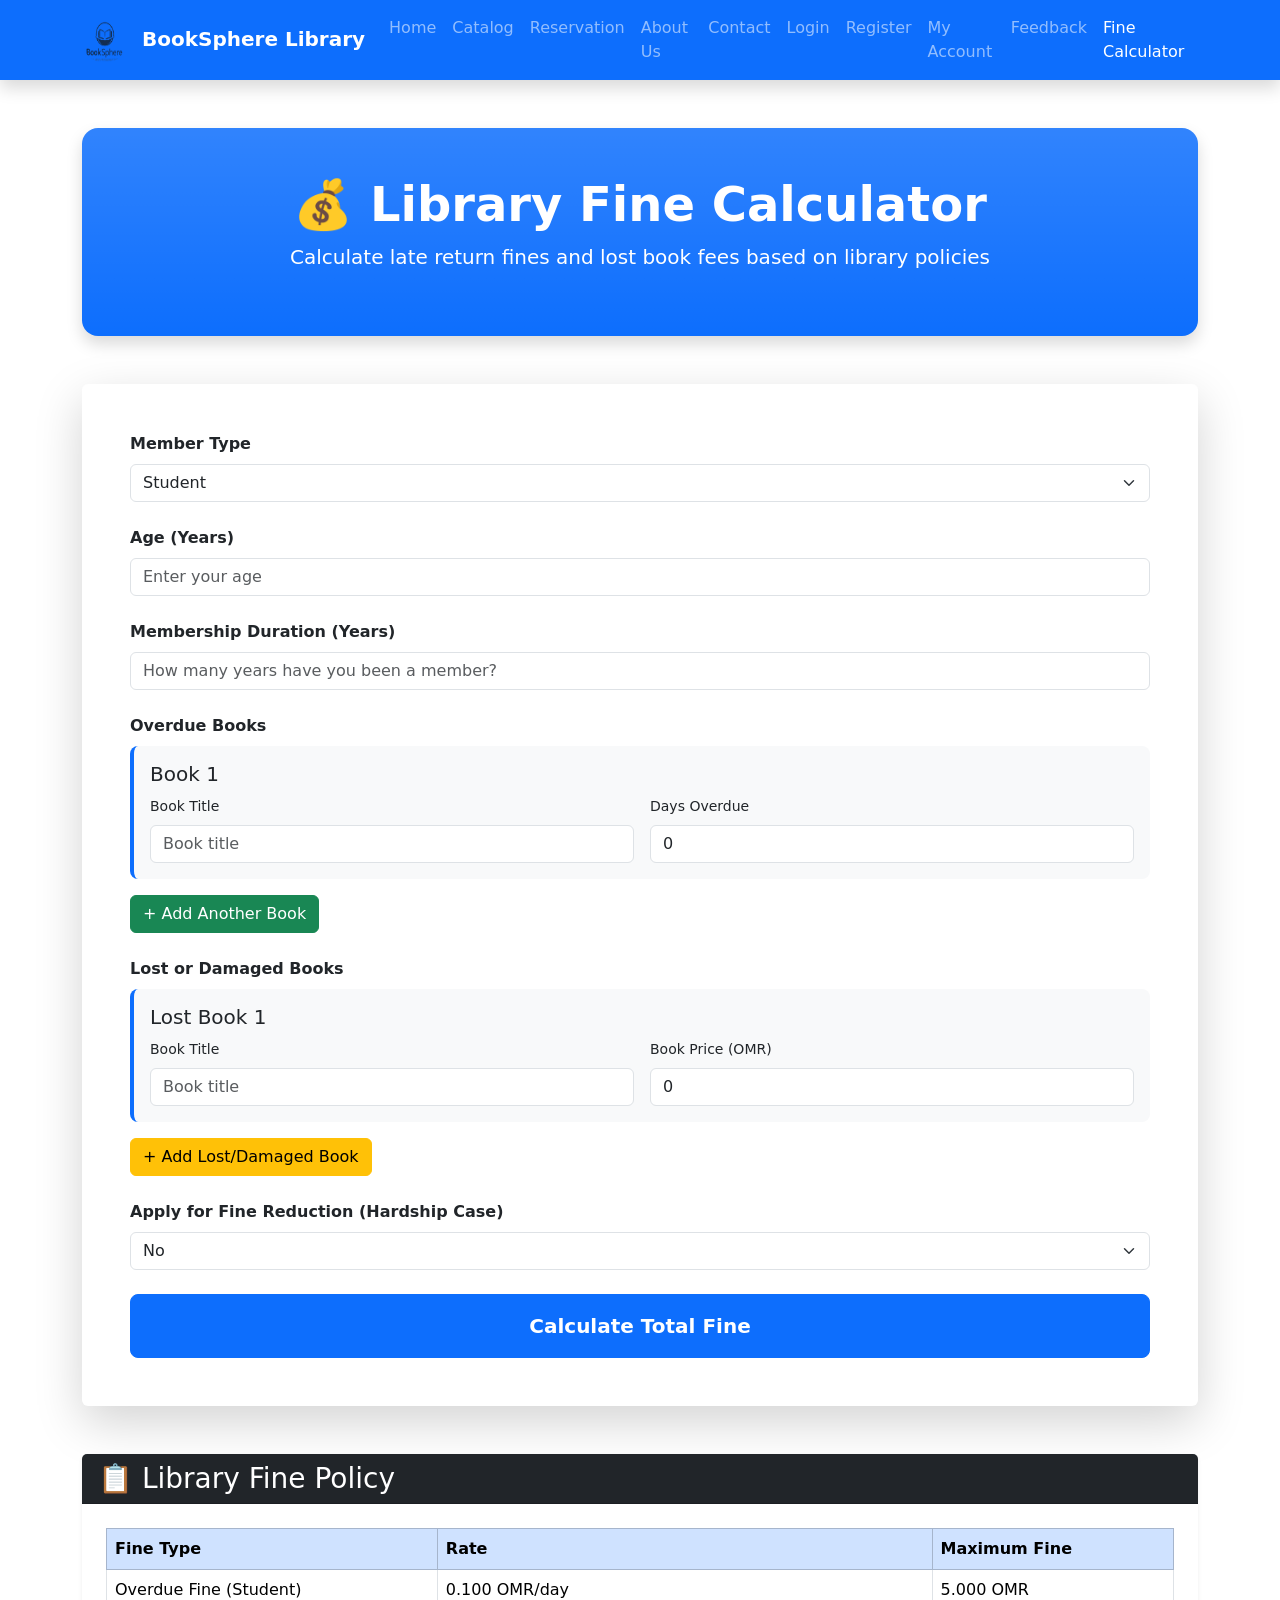
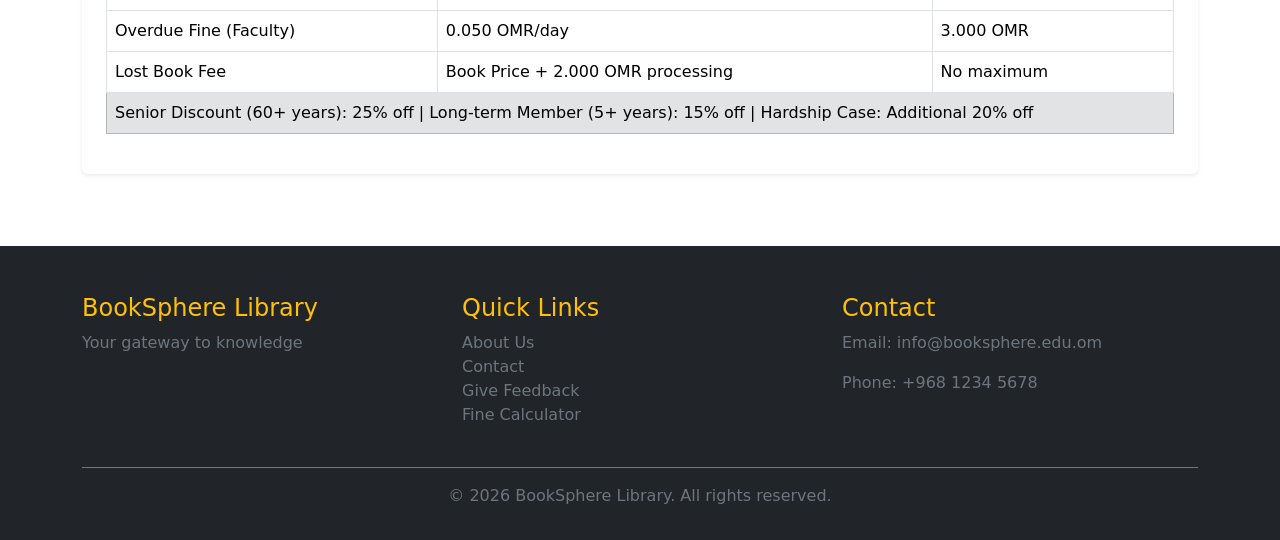
<file: Calculate.html>
<!DOCTYPE html>
<html lang="en">
<head>
    <meta charset="UTF-8">
    <meta name="viewport" content="width=device-width, initial-scale=1.0">
    <title>Fine Calculator - BookSphere Library</title>
    <!-- Bootstrap CSS -->
    <link href="https://cdn.jsdelivr.net/npm/bootstrap@5.3.0-alpha1/dist/css/bootstrap.min.css" rel="stylesheet">
    <!-- Bootstrap Icons -->
    <link rel="stylesheet" href="https://cdn.jsdelivr.net/npm/bootstrap-icons@1.11.3/font/bootstrap-icons.min.css">
    <style>
        .book-item {
            background-color: #f8f9fa;
            border-left: 4px solid #0d6efd;
            transition: transform 0.2s ease;
        }
        .book-item:hover {
            transform: translateX(5px);
        }
        .result-box {
            background: linear-gradient(135deg, #1a2a3a 0%, #0d6efd 100%);
        }
        .remove-book-btn {
            font-size: 12px;
            padding: 2px 8px;
        }
    </style>
</head>
<body class="d-flex flex-column min-vh-100">

    <!-- ============================================== -->
    <!-- RESPONSIVE NAVIGATION BAR (BOOTSTRAP NAVBAR)   -->
    <!-- ============================================== -->
    <nav class="navbar navbar-expand-lg navbar-dark bg-primary sticky-top shadow">
        <div class="container">
            <a class="navbar-brand fw-bold" href="index.html">
                <img src="logo.png" alt="BookSphere Logo" width="45" height="45" class="rounded-circle me-2">
                BookSphere Library
            </a>
            <button class="navbar-toggler" type="button" data-bs-toggle="collapse" data-bs-target="#mainNavbar">
                <span class="navbar-toggler-icon"></span>
            </button>
            <div class="collapse navbar-collapse" id="mainNavbar">
                <ul class="navbar-nav ms-auto">
                    <li class="nav-item"><a class="nav-link" href="index.html">Home</a></li>
                    <li class="nav-item"><a class="nav-link" href="catalog.html">Catalog</a></li>
                    <li class="nav-item"><a class="nav-link" href="reservation.html">Reservation</a></li>
                    <li class="nav-item"><a class="nav-link" href="about.html">About Us</a></li>
                    <li class="nav-item"><a class="nav-link" href="contact.html">Contact</a></li>
                    <li class="nav-item"><a class="nav-link" href="login.html">Login</a></li>
                    <li class="nav-item"><a class="nav-link" href="register.html">Register</a></li>
                    <li class="nav-item"><a class="nav-link" href="myaccount.html">My Account</a></li>
                    <li class="nav-item"><a class="nav-link" href="questionnaire.html">Feedback</a></li>
                    <li class="nav-item"><a class="nav-link active" href="calculate.html">Fine Calculator</a></li>
                </ul>
            </div>
        </div>
    </nav>

    <main class="container my-5 flex-grow-1">
        <!-- Calculator Header -->
        <div class="bg-primary bg-gradient text-white p-5 rounded-4 shadow mb-5 text-center">
            <h1 class="display-5 fw-bold">💰 Library Fine Calculator</h1>
            <p class="lead">Calculate late return fines and lost book fees based on library policies</p>
        </div>

        <!-- Calculator Card -->
        <div class="card shadow-lg border-0 mb-5">
            <div class="card-body p-4 p-md-5">
                <!-- Member Type -->
                <div class="mb-4">
                    <label for="memberType" class="form-label fw-bold">Member Type</label>
                    <select id="memberType" class="form-select">
                        <option value="student">Student</option>
                        <option value="faculty">Faculty Member</option>
                        <option value="staff">University Staff</option>
                        <option value="external">External Member</option>
                    </select>
                </div>
                
                <!-- Age -->
                <div class="mb-4">
                    <label for="age" class="form-label fw-bold">Age (Years)</label>
                    <input type="number" id="age" class="form-control" placeholder="Enter your age" min="0" max="120">
                </div>
                
                <!-- Membership Duration -->
                <div class="mb-4">
                    <label for="memberDuration" class="form-label fw-bold">Membership Duration (Years)</label>
                    <input type="number" id="memberDuration" class="form-control" placeholder="How many years have you been a member?" min="0" step="0.5">
                </div>
                
                <!-- Overdue Books Section -->
                <div class="mb-4">
                    <label class="form-label fw-bold">Overdue Books</label>
                    <div id="booksContainer">
                        <div class="book-item p-3 rounded-3 mb-3" id="book1">
                            <div class="d-flex justify-content-between align-items-center mb-2">
                                <h5 class="mb-0">Book 1</h5>
                            </div>
                            <div class="row g-3">
                                <div class="col-md-6">
                                    <label class="form-label small">Book Title</label>
                                    <input type="text" class="form-control book-title" placeholder="Book title">
                                </div>
                                <div class="col-md-6">
                                    <label class="form-label small">Days Overdue</label>
                                    <input type="number" class="form-control book-days" placeholder="Days overdue" min="0" value="0">
                                </div>
                            </div>
                        </div>
                    </div>
                    <button type="button" class="btn btn-success" onclick="addBook()">+ Add Another Book</button>
                </div>
                
                <!-- Lost/Damaged Books Section -->
                <div class="mb-4">
                    <label class="form-label fw-bold">Lost or Damaged Books</label>
                    <div id="lostBooksContainer">
                        <div class="book-item p-3 rounded-3 mb-3" id="lostBook1">
                            <div class="d-flex justify-content-between align-items-center mb-2">
                                <h5 class="mb-0">Lost Book 1</h5>
                            </div>
                            <div class="row g-3">
                                <div class="col-md-6">
                                    <label class="form-label small">Book Title</label>
                                    <input type="text" class="form-control lost-book-title" placeholder="Book title">
                                </div>
                                <div class="col-md-6">
                                    <label class="form-label small">Book Price (OMR)</label>
                                    <input type="number" class="form-control lost-book-price" placeholder="Price in OMR" min="0" step="0.5" value="0">
                                </div>
                            </div>
                        </div>
                    </div>
                    <button type="button" class="btn btn-warning" onclick="addLostBook()">+ Add Lost/Damaged Book</button>
                </div>
                
                <!-- Hardship Case -->
                <div class="mb-4">
                    <label for="hardship" class="form-label fw-bold">Apply for Fine Reduction (Hardship Case)</label>
                    <select id="hardship" class="form-select">
                        <option value="no">No</option>
                        <option value="yes">Yes - I have a valid hardship reason</option>
                    </select>
                </div>
                
                <!-- Calculate Button -->
                <button type="button" class="btn btn-primary btn-lg w-100 py-3 fw-bold" onclick="calculateFine()">Calculate Total Fine</button>
                
                <!-- Results Box -->
                <div id="resultBox" class="result-box text-white p-4 rounded-4 mt-4" style="display: none;">
                    <h3 class="mb-3">Fine Calculation Summary</h3>
                    <div class="d-flex justify-content-between py-2 border-bottom border-white border-opacity-25">
                        <span>Overdue Fine:</span>
                        <span id="overdueFine" class="fw-bold">0.000 OMR</span>
                    </div>
                    <div class="d-flex justify-content-between py-2 border-bottom border-white border-opacity-25">
                        <span>Lost Book Fee:</span>
                        <span id="lostFine" class="fw-bold">0.000 OMR</span>
                    </div>
                    <div class="d-flex justify-content-between py-2 border-bottom border-white border-opacity-25">
                        <span>Subtotal:</span>
                        <span id="subtotal" class="fw-bold">0.000 OMR</span>
                    </div>
                    <div class="d-flex justify-content-between py-2 border-bottom border-white border-opacity-25">
                        <span>Discount Applied:</span>
                        <span id="discountAmount" class="fw-bold">0.000 OMR</span>
                    </div>
                    <div class="d-flex justify-content-between py-2 border-bottom border-white border-opacity-50 mb-2">
                        <span class="fs-5 fw-bold">Total Fine:</span>
                        <span id="totalFine" class="fs-4 fw-bold text-warning">0.000 OMR</span>
                    </div>
                    <div id="discountReason" class="small mt-2 text-white-50"></div>
                </div>
            </div>
        </div>

        <!-- Fine Policy Table -->
        <div class="card shadow-sm border-0">
            <div class="card-header bg-dark text-white">
                <h3 class="mb-0">📋 Library Fine Policy</h3>
            </div>
            <div class="card-body p-4">
                <div class="table-responsive">
                    <table class="table table-bordered">
                        <thead class="table-primary">
                            <tr><th>Fine Type</th><th>Rate</th><th>Maximum Fine</th></tr>
                        </thead>
                        <tbody>
                            <tr><td>Overdue Fine (Student)</td><td>0.100 OMR/day</td><td>5.000 OMR</td></tr>
                            <tr><td>Overdue Fine (Faculty)</td><td>0.050 OMR/day</td><td>3.000 OMR</td></tr>
                            <tr><td>Lost Book Fee</td><td>Book Price + 2.000 OMR processing</td><td>No maximum</td></tr>
                        </tbody>
                        <tfoot class="table-secondary">
                            <tr><td colspan="3">Senior Discount (60+ years): 25% off | Long-term Member (5+ years): 15% off | Hardship Case: Additional 20% off</td></tr>
                        </tfoot>
                    </table>
                </div>
            </div>
        </div>
    </main>

    <!-- Footer -->
    <footer class="bg-dark text-white pt-5 pb-3 mt-4">
        <div class="container">
            <div class="row">
                <div class="col-md-4 mb-4">
                    <h4 class="text-warning">BookSphere Library</h4>
                    <p class="text-secondary">Your gateway to knowledge</p>
                </div>
                <div class="col-md-4 mb-4">
                    <h4 class="text-warning">Quick Links</h4>
                    <ul class="list-unstyled">
                        <li><a href="about.html" class="text-secondary text-decoration-none">About Us</a></li>
                        <li><a href="contact.html" class="text-secondary text-decoration-none">Contact</a></li>
                        <li><a href="questionnaire.html" class="text-secondary text-decoration-none">Give Feedback</a></li>
                        <li><a href="calculate.html" class="text-secondary text-decoration-none">Fine Calculator</a></li>
                    </ul>
                </div>
                <div class="col-md-4 mb-4">
                    <h4 class="text-warning">Contact</h4>
                    <p class="text-secondary">Email: info@booksphere.edu.om</p>
                    <p class="text-secondary">Phone: +968 1234 5678</p>
                </div>
            </div>
            <div class="text-center pt-3 border-top border-secondary">
                <p class="text-secondary">&copy; 2026 BookSphere Library. All rights reserved.</p>
            </div>
        </div>
    </footer>

    <!-- Bootstrap JS -->
    <script src="https://cdn.jsdelivr.net/npm/bootstrap@5.3.0-alpha1/dist/js/bootstrap.bundle.min.js"></script>

    <script>
        /**
         * ============================================================
         * LIBRARY FINE CALCULATOR - JAVASCRIPT EXPLANATION
         * ============================================================
         * 
         * PAGE RATIONALE:
         * This calculator helps library members estimate their late return fines
         * and lost book fees based on library policies. It promotes transparency
         * and helps users understand potential charges before returning books.
         * 
         * CALCULATION FORMULA:
         * Total Fine = (Overdue Fine + Lost Book Fee) - Discounts
         * 
         * WHERE:
         * - Overdue Fine = Days Overdue × Rate per day (based on member type)
         * - Lost Book Fee = Book Price + 2.000 OMR processing fee
         * 
         * DISCOUNT RULES (Using IF-ELSE and Logical Operators):
         * 1. Senior Discount (Age >= 60): 25% off
         * 2. Long-term Member (Membership >= 5 years): 15% off
         * 3. Hardship Case: Additional 20% off
         * 
         * MULTIPLE MATHEMATICAL OPERATORS USED:
         * - Multiplication (*): days × rate, price × 0.XX for discounts
         * - Addition (+): summing fines, adding processing fee
         * - Subtraction (-): subtracting discounts from total
         * - Division (/): calculating percentages
         * 
         * RELATIONAL & LOGICAL OPERATORS:
         * - Comparison (>=, <, ==): age >= 60, years >= 5
         * - Logical AND (&&): checking multiple conditions
         * - Logical OR (||): alternative discount conditions
         * ============================================================
         */
        
        let bookCounter = 1;
        let lostBookCounter = 1;
        
        // Rate per day based on member type
        function getRatePerDay(memberType) {
            if (memberType === 'student') return 0.100;
            else if (memberType === 'faculty') return 0.050;
            else if (memberType === 'staff') return 0.075;
            else return 0.150; // external member
        }
        
        // Add new overdue book input field
        function addBook() {
            bookCounter++;
            const booksContainer = document.getElementById('booksContainer');
            const newBook = document.createElement('div');
            newBook.className = 'book-item p-3 rounded-3 mb-3';
            newBook.id = 'book' + bookCounter;
            newBook.innerHTML = `
                <div class="d-flex justify-content-between align-items-center mb-2">
                    <h5 class="mb-0">Book ${bookCounter}</h5>
                    <button type="button" class="btn btn-sm btn-danger remove-book-btn" onclick="removeBook('${newBook.id}')">Remove</button>
                </div>
                <div class="row g-3">
                    <div class="col-md-6">
                        <label class="form-label small">Book Title</label>
                        <input type="text" class="form-control book-title" placeholder="Book title">
                    </div>
                    <div class="col-md-6">
                        <label class="form-label small">Days Overdue</label>
                        <input type="number" class="form-control book-days" placeholder="Days overdue" min="0" value="0">
                    </div>
                </div>
            `;
            booksContainer.appendChild(newBook);
        }
        
        // Remove overdue book
        function removeBook(bookId) {
            const book = document.getElementById(bookId);
            if (book) {
                book.remove();
            }
        }
        
        // Add new lost book input field
        function addLostBook() {
            lostBookCounter++;
            const lostBooksContainer = document.getElementById('lostBooksContainer');
            const newLostBook = document.createElement('div');
            newLostBook.className = 'book-item p-3 rounded-3 mb-3';
            newLostBook.id = 'lostBook' + lostBookCounter;
            newLostBook.innerHTML = `
                <div class="d-flex justify-content-between align-items-center mb-2">
                    <h5 class="mb-0">Lost Book ${lostBookCounter}</h5>
                    <button type="button" class="btn btn-sm btn-danger remove-book-btn" onclick="removeLostBook('${newLostBook.id}')">Remove</button>
                </div>
                <div class="row g-3">
                    <div class="col-md-6">
                        <label class="form-label small">Book Title</label>
                        <input type="text" class="form-control lost-book-title" placeholder="Book title">
                    </div>
                    <div class="col-md-6">
                        <label class="form-label small">Book Price (OMR)</label>
                        <input type="number" class="form-control lost-book-price" placeholder="Price in OMR" min="0" step="0.5" value="0">
                    </div>
                </div>
            `;
            lostBooksContainer.appendChild(newLostBook);
        }
        
        // Remove lost book
        function removeLostBook(bookId) {
            const book = document.getElementById(bookId);
            if (book) {
                book.remove();
            }
        }
        
        // Main calculation function
        function calculateFine() {
            // Get input values
            const memberType = document.getElementById('memberType').value;
            const age = parseInt(document.getElementById('age').value) || 0;
            const memberDuration = parseFloat(document.getElementById('memberDuration').value) || 0;
            const hardship = document.getElementById('hardship').value === 'yes';
            
            // ============================================================
            // PART 1: Calculate Overdue Fine
            // Formula: Sum of (Days Overdue × Rate per Day)
            // ============================================================
            const ratePerDay = getRatePerDay(memberType);
            let totalOverdueDays = 0;
            
            // Get all overdue book inputs and sum the days
            const overdueDaysInputs = document.querySelectorAll('.book-days');
            for (let i = 0; i < overdueDaysInputs.length; i++) {
                const days = parseInt(overdueDaysInputs[i].value) || 0;
                totalOverdueDays += days;
            }
            
            // Mathematical operator: Multiplication (*)
            let overdueFine = totalOverdueDays * ratePerDay;
            
            // Apply maximum fine cap (using relational operator >)
            let maxFine = (memberType === 'student') ? 5.000 : (memberType === 'faculty') ? 3.000 : 7.000;
            if (overdueFine > maxFine) {
                overdueFine = maxFine;
            }
            
            // ============================================================
            // PART 2: Calculate Lost Book Fee
            // Formula: Sum of (Book Price + 2.000 OMR processing fee)
            // ============================================================
            const processingFee = 2.000;
            let totalLostFine = 0;
            
            // Get all lost book price inputs
            const lostBookPrices = document.querySelectorAll('.lost-book-price');
            for (let i = 0; i < lostBookPrices.length; i++) {
                const price = parseFloat(lostBookPrices[i].value) || 0;
                // Mathematical operator: Addition (+)
                totalLostFine += (price + processingFee);
            }
            
            // ============================================================
            // PART 3: Calculate Subtotal
            // Mathematical operator: Addition (+)
            // ============================================================
            let subtotal = overdueFine + totalLostFine;
            
            // ============================================================
            // PART 4: Calculate Discounts (Using IF-ELSE and Logical Operators)
            // ============================================================
            let discountPercentage = 0;
            let discountReasonText = '';
            
            // Condition 1: Senior Citizen Discount (Age >= 60)
            // Using relational operator (>=) and logical operator (&& with OR)
            if (age >= 60 && subtotal > 0) {
                discountPercentage += 25;
                discountReasonText += 'Senior Citizen Discount (60+ years): 25% - ';
            }
            
            // Condition 2: Long-term Member Discount (Membership >= 5 years)
            // Using relational operator (>=)
            if (memberDuration >= 5 && subtotal > 0) {
                discountPercentage += 15;
                discountReasonText += 'Long-term Member (5+ years): 15% - ';
            }
            
            // Condition 3: Hardship Case Discount
            // Using logical operator (&&) with hardship flag
            if (hardship === true && subtotal > 0) {
                discountPercentage += 20;
                discountReasonText += 'Hardship Case: 20% - ';
            }
            
            // Cap discount at maximum 50% (using relational operator < and mathematical operator >)
            if (discountPercentage > 50) {
                discountPercentage = 50;
                discountReasonText = 'Maximum discount of 50% applied. ';
            }
            
            // Mathematical operator: Multiplication (*) and Division (/)
            let discountAmount = subtotal * (discountPercentage / 100);
            
            // ============================================================
            // PART 5: Calculate Total Fine
            // Mathematical operator: Subtraction (-)
            // ============================================================
            let totalFine = subtotal - discountAmount;
            
            // Round to 3 decimal places
            overdueFine = Math.round(overdueFine * 1000) / 1000;
            totalLostFine = Math.round(totalLostFine * 1000) / 1000;
            subtotal = Math.round(subtotal * 1000) / 1000;
            discountAmount = Math.round(discountAmount * 1000) / 1000;
            totalFine = Math.round(totalFine * 1000) / 1000;
            
            // ============================================================
            // PART 6: Display Results
            // ============================================================
            document.getElementById('overdueFine').innerHTML = overdueFine.toFixed(3) + ' OMR';
            document.getElementById('lostFine').innerHTML = totalLostFine.toFixed(3) + ' OMR';
            document.getElementById('subtotal').innerHTML = subtotal.toFixed(3) + ' OMR';
            document.getElementById('discountAmount').innerHTML = discountAmount.toFixed(3) + ' OMR';
            document.getElementById('totalFine').innerHTML = totalFine.toFixed(3) + ' OMR';
            
            // Show discount reason if any discount applied
            if (discountPercentage > 0) {
                document.getElementById('discountReason').innerHTML = '✓ ' + discountReasonText + discountPercentage + '% discount applied.';
            } else {
                document.getElementById('discountReason').innerHTML = 'No discounts applied to this calculation.';
            }
            
            // Show result box
            document.getElementById('resultBox').style.display = 'block';
            
            // Scroll to results
            document.getElementById('resultBox').scrollIntoView({ behavior: 'smooth' });
        }
    </script>
</body>
</html>
</file>
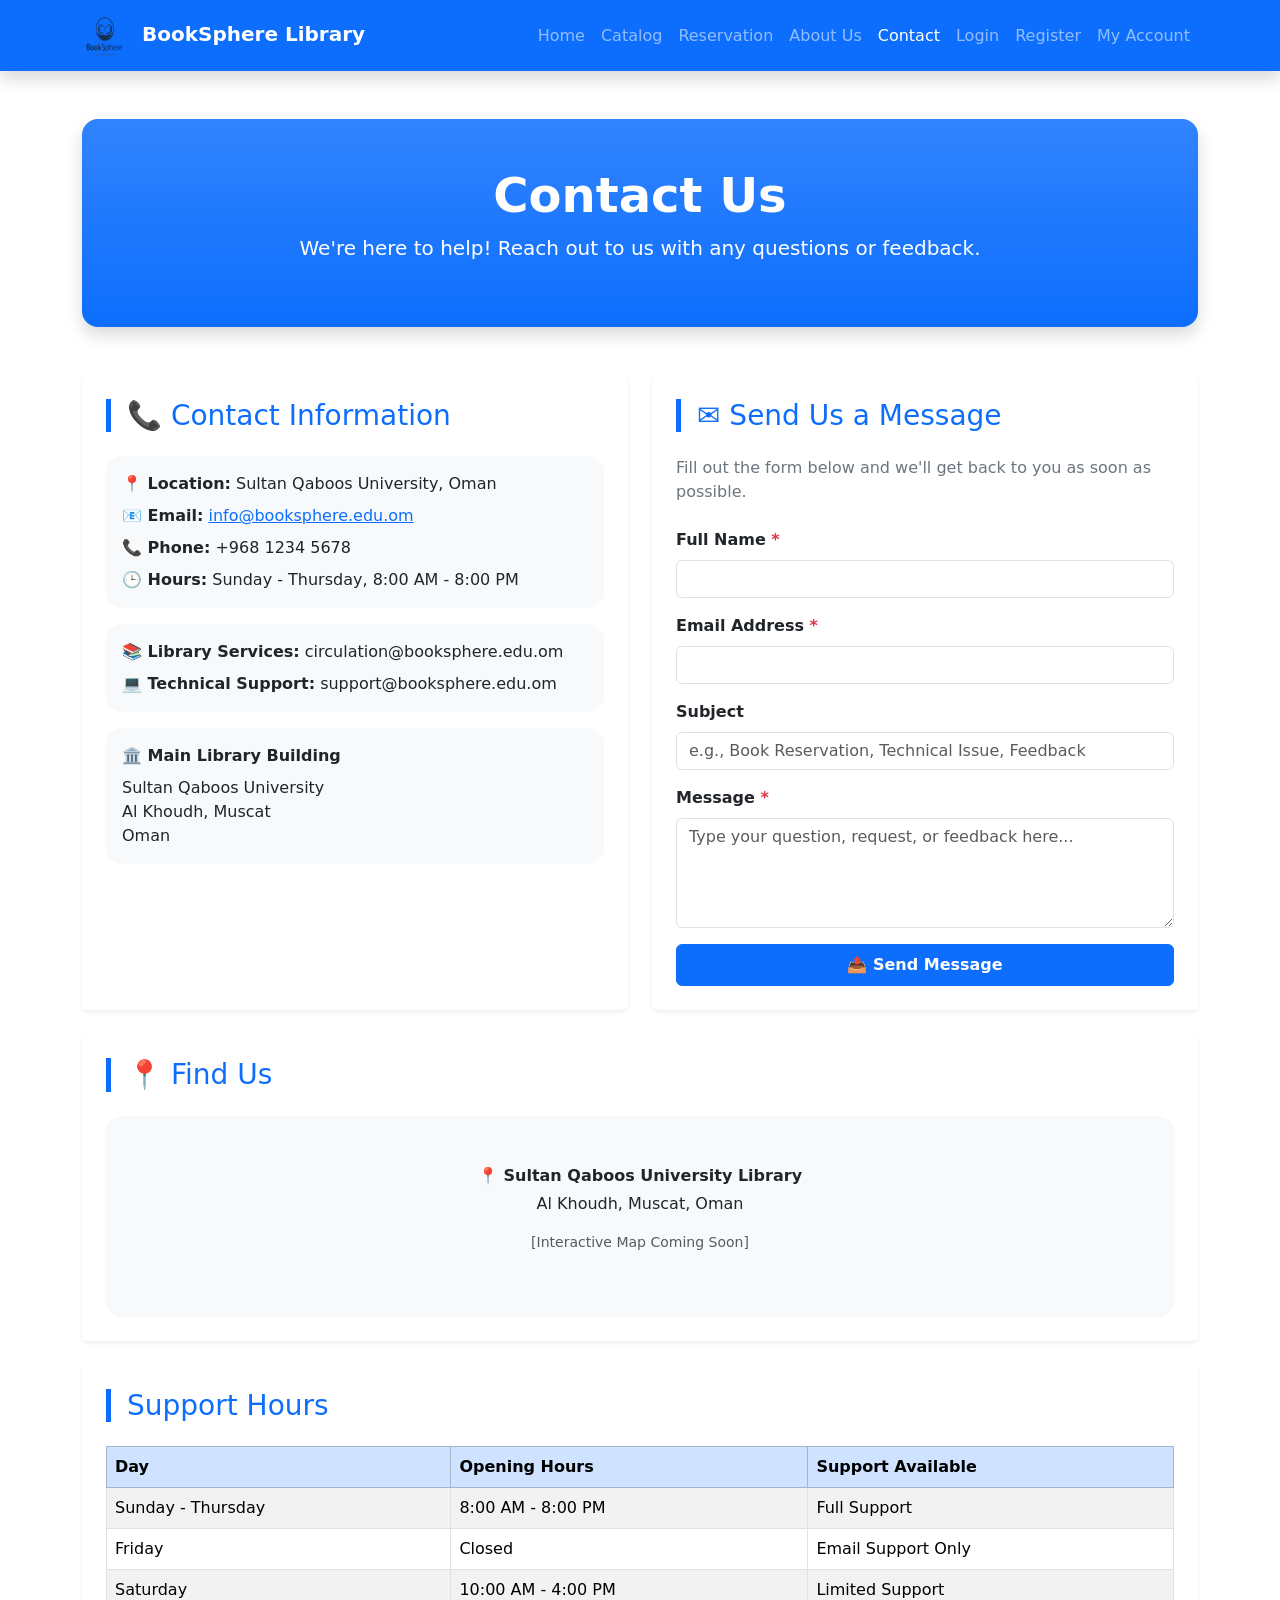
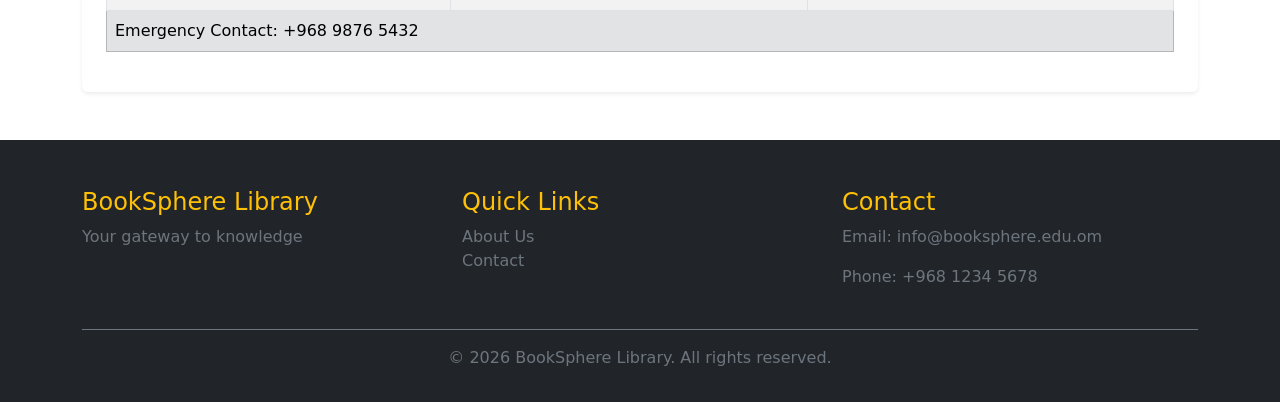
<file: contactUs.html>
<!DOCTYPE html>
<html lang="en">
<head>
    <meta charset="UTF-8">
    <meta name="viewport" content="width=device-width, initial-scale=1.0">
    <title>Booksphere</title>
    <!-- Bootstrap CSS -->
    <link href="https://cdn.jsdelivr.net/npm/bootstrap@5.3.0-alpha1/dist/css/bootstrap.min.css" rel="stylesheet">
    <!-- Bootstrap Icons -->
    <link rel="stylesheet" href="https://cdn.jsdelivr.net/npm/bootstrap-icons@1.11.3/font/bootstrap-icons.min.css">
</head>
<body class="d-flex flex-column min-vh-100">

    <!-- ============================================== -->
    <!-- RESPONSIVE NAVIGATION BAR (BOOTSTRAP NAVBAR)   -->
    <!-- ============================================== -->
    <nav class="navbar navbar-expand-lg navbar-dark bg-primary sticky-top shadow">
        <div class="container">
            <a class="navbar-brand fw-bold" href="index.html">
                <img src="logo.png" alt="BookSphere Logo" width="45" height="45" class="rounded-circle me-2">
                BookSphere Library
            </a>
            <button class="navbar-toggler" type="button" data-bs-toggle="collapse" data-bs-target="#mainNavbar">
                <span class="navbar-toggler-icon"></span>
            </button>
            <div class="collapse navbar-collapse" id="mainNavbar">
                <ul class="navbar-nav ms-auto">
                    <li class="nav-item"><a class="nav-link" href="index.html">Home</a></li>
                    <li class="nav-item"><a class="nav-link" href="bookcatalog.html">Catalog</a></li>
                    <li class="nav-item"><a class="nav-link" href="reservation.html">Reservation</a></li>
                    <li class="nav-item"><a class="nav-link" href="about.html">About Us</a></li>
                    <li class="nav-item"><a class="nav-link active" href="contactUs.html">Contact</a></li>
                    <li class="nav-item"><a class="nav-link" href="login.html">Login</a></li>
                    <li class="nav-item"><a class="nav-link" href="register.html">Register</a></li>
                    <li class="nav-item"><a class="nav-link" href="myaccount.html">My Account</a></li>
                </ul>
            </div>
        </div>
    </nav>

    <main class="container my-5 flex-grow-1">
        <!-- Contact Header -->
        <div class="bg-primary bg-gradient text-white p-5 rounded-4 shadow mb-5 text-center">
            <h1 class="display-5 fw-bold">Contact Us</h1>
            <p class="lead">We're here to help! Reach out to us with any questions or feedback.</p>
        </div>

        <div class="row g-4">
            <!-- Contact Information Column -->
            <div class="col-md-6">
                <div class="card shadow-sm border-0 h-100">
                    <div class="card-body p-4">
                        <h3 class="border-start border-primary border-5 ps-3 text-primary mb-4">📞 Contact Information</h3>
                        
                        <div class="bg-light p-3 rounded-4 mb-3">
                            <p class="mb-2"><strong>📍 Location:</strong> Sultan Qaboos University, Oman</p>
                            <p class="mb-2"><strong>📧 Email:</strong> <a href="mailto:info@booksphere.edu.om" class="text-primary">info@booksphere.edu.om</a></p>
                            <p class="mb-2"><strong>📞 Phone:</strong> +968 1234 5678</p>
                            <p class="mb-0"><strong>🕒 Hours:</strong> Sunday - Thursday, 8:00 AM - 8:00 PM</p>
                        </div>
                        
                        <div class="bg-light p-3 rounded-4 mb-3">
                            <p class="mb-2"><strong>📚 Library Services:</strong> circulation@booksphere.edu.om</p>
                            <p class="mb-0"><strong>💻 Technical Support:</strong> support@booksphere.edu.om</p>
                        </div>
                        
                        <div class="bg-light p-3 rounded-4">
                            <p class="mb-2"><strong>🏛️ Main Library Building</strong></p>
                            <p class="mb-0">Sultan Qaboos University<br>Al Khoudh, Muscat<br>Oman</p>
                        </div>
                    </div>
                </div>
            </div>

            <!-- Contact Form Column -->
            <div class="col-md-6">
                <div class="card shadow-sm border-0 h-100">
                    <div class="card-body p-4">
                        <h3 class="border-start border-primary border-5 ps-3 text-primary mb-4">✉️ Send Us a Message</h3>
                        <p class="text-secondary mb-4">Fill out the form below and we'll get back to you as soon as possible.</p>
                        
                        <form action="https://httpbin.org/post" method="POST">
                            <div class="mb-3">
                                <label for="name" class="form-label fw-bold">Full Name <span class="text-danger">*</span></label>
                                <input type="text" class="form-control" id="name" name="name" required>
                            </div>
                            
                            <div class="mb-3">
                                <label for="email" class="form-label fw-bold">Email Address <span class="text-danger">*</span></label>
                                <input type="email" class="form-control" id="email" name="email" required>
                            </div>
                            
                            <div class="mb-3">
                                <label for="subject" class="form-label fw-bold">Subject</label>
                                <input type="text" class="form-control" id="subject" name="subject" placeholder="e.g., Book Reservation, Technical Issue, Feedback">
                            </div>
                            
                            <div class="mb-3">
                                <label for="message" class="form-label fw-bold">Message <span class="text-danger">*</span></label>
                                <textarea class="form-control" id="message" name="message" rows="4" placeholder="Type your question, request, or feedback here..." required></textarea>
                            </div>
                            
                            <button type="submit" class="btn btn-primary w-100 py-2 fw-bold">📤 Send Message</button>
                        </form>
                    </div>
                </div>
            </div>
        </div>

        <!-- Map Section -->
        <div class="card shadow-sm border-0 mt-4">
            <div class="card-body p-4">
                <h3 class="border-start border-primary border-5 ps-3 text-primary mb-4">📍 Find Us</h3>
                <div class="bg-light p-5 rounded-4 text-center">
                    <p class="mb-1 fw-bold">📍 Sultan Qaboos University Library</p>
                    <p class="mb-1">Al Khoudh, Muscat, Oman</p>
                    <p class="text-muted mt-3 small">[Interactive Map Coming Soon]</p>
                </div>
            </div>
        </div>

        <!-- Support Hours Table -->
        <div class="card shadow-sm border-0 mt-4">
            <div class="card-body p-4">
                <h3 class="border-start border-primary border-5 ps-3 text-primary mb-4">Support Hours</h3>
                <div class="table-responsive">
                    <table class="table table-bordered table-striped">
                        <thead class="table-primary">
                            <tr><th>Day</th><th>Opening Hours</th><th>Support Available</th></tr>
                        </thead>
                        <tbody>
                            <tr><td>Sunday - Thursday</td><td>8:00 AM - 8:00 PM</td><td>Full Support</td></tr>
                            <tr><td>Friday</td><td>Closed</td><td>Email Support Only</td></tr>
                            <tr><td>Saturday</td><td>10:00 AM - 4:00 PM</td><td>Limited Support</td></tr>
                        </tbody>
                        <tfoot class="table-secondary">
                            <tr><td colspan="3">Emergency Contact: +968 9876 5432</td></tr>
                        </tfoot>
                    </table>
                </div>
            </div>
        </div>
    </main>

    <!-- Footer -->
    <footer class="bg-dark text-white pt-5 pb-3">
        <div class="container">
            <div class="row">
                <div class="col-md-4 mb-4">
                    <h4 class="text-warning">BookSphere Library</h4>
                    <p class="text-secondary">Your gateway to knowledge</p>
                </div>
                <div class="col-md-4 mb-4">
                    <h4 class="text-warning">Quick Links</h4>
                    <ul class="list-unstyled">
                        <li><a href="about.html" class="text-secondary text-decoration-none">About Us</a></li>
                        <li><a href="contactUs.html" class="text-secondary text-decoration-none">Contact</a></li>
                    </ul>
                </div>
                <div class="col-md-4 mb-4">
                    <h4 class="text-warning">Contact</h4>
                    <p class="text-secondary">Email: info@booksphere.edu.om</p>
                    <p class="text-secondary">Phone: +968 1234 5678</p>
                </div>
            </div>
            <div class="text-center pt-3 border-top border-secondary">
                <p class="text-secondary">&copy; 2026 BookSphere Library. All rights reserved.</p>
            </div>
        </div>
    </footer>

    <!-- Bootstrap JS -->
    <script src="https://cdn.jsdelivr.net/npm/bootstrap@5.3.0-alpha1/dist/js/bootstrap.bundle.min.js"></script>
</body>
</html>
</file>
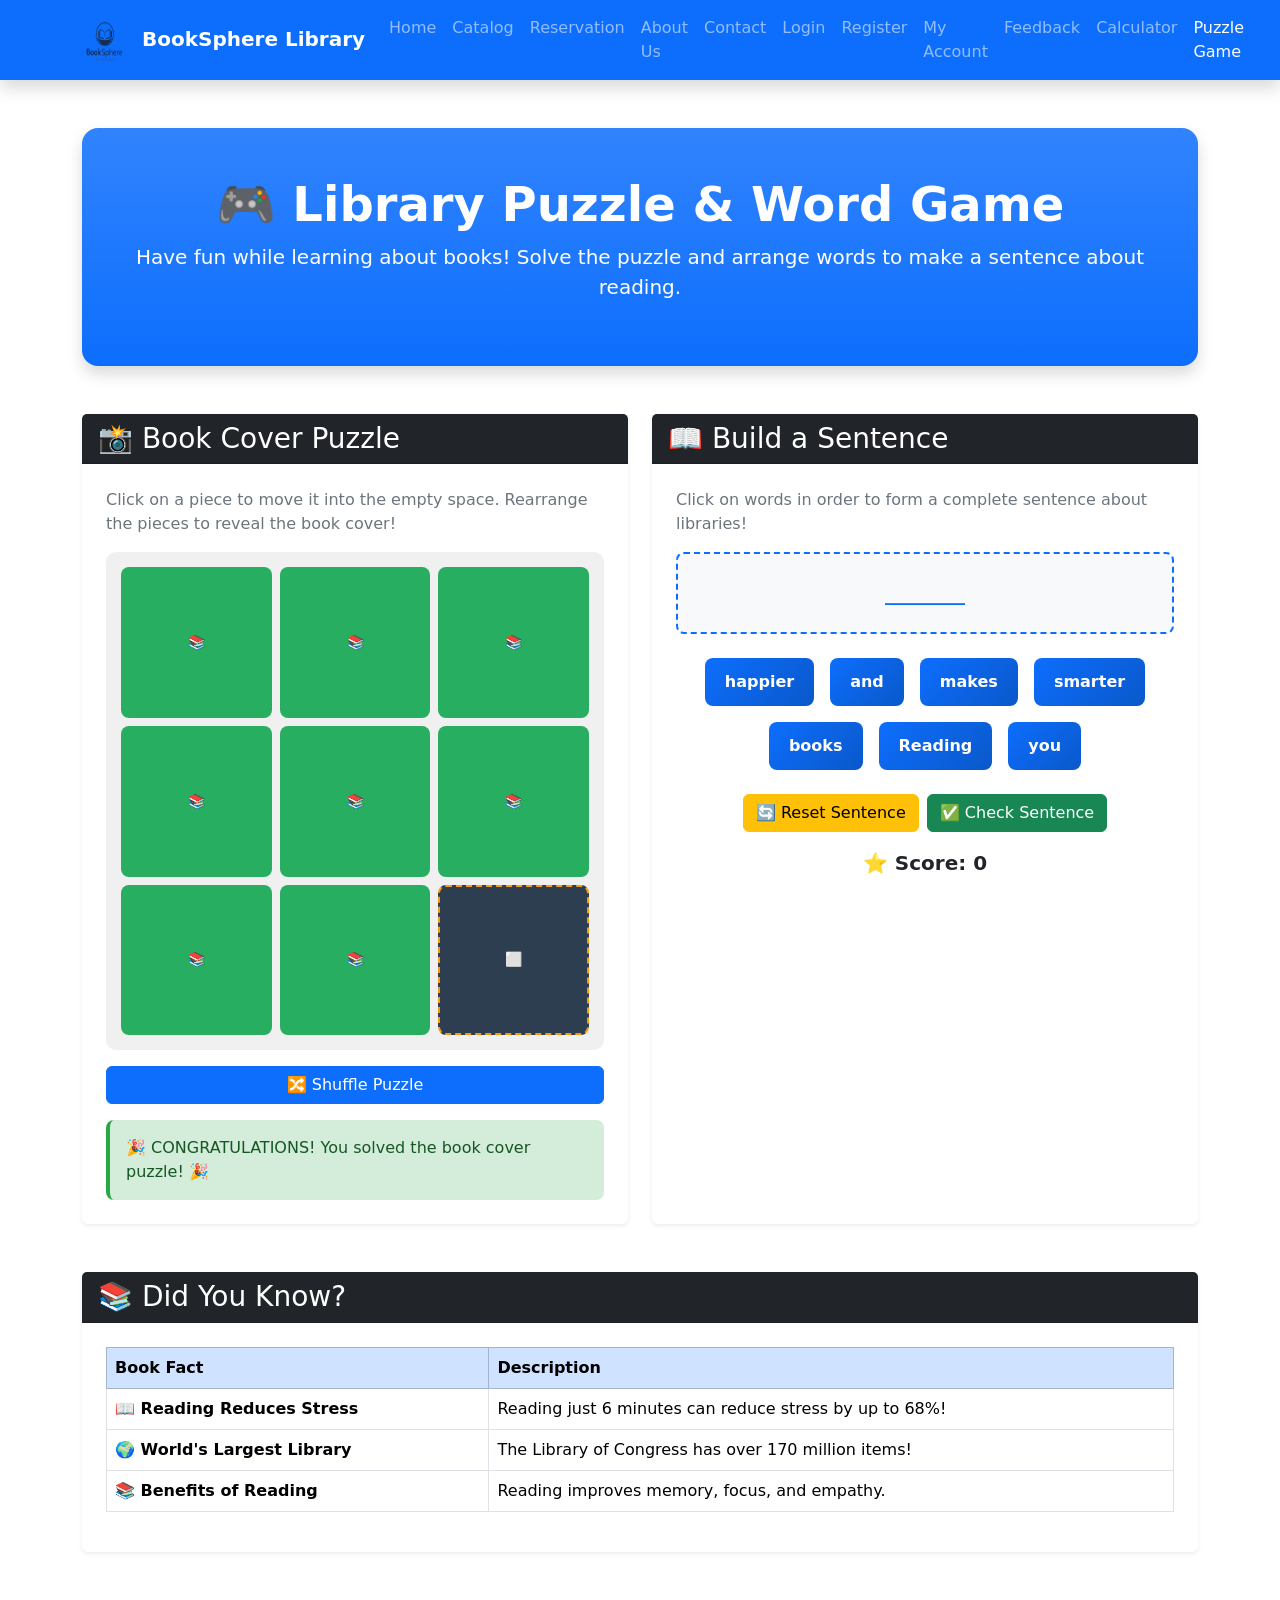
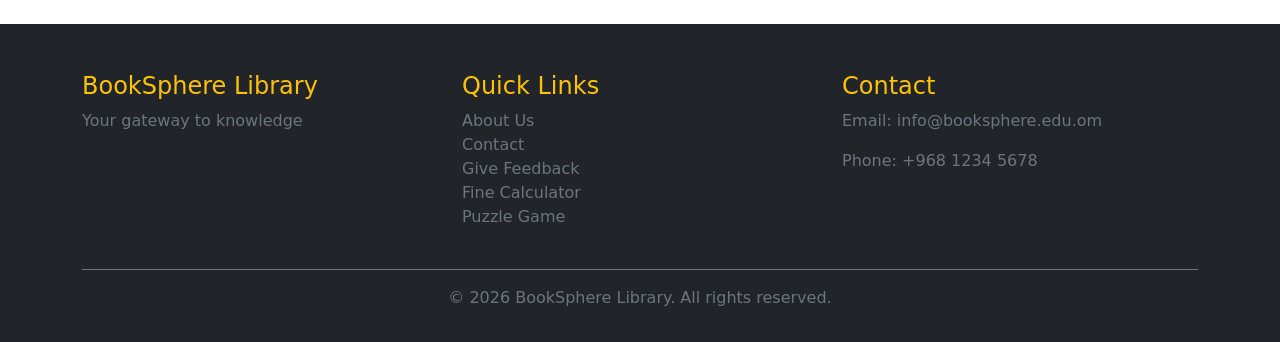
<file: Funpage.html>
<!DOCTYPE html>
<html lang="en">
<head>
    <meta charset="UTF-8">
    <meta name="viewport" content="width=device-width, initial-scale=1.0">
    <title>Book Cover Puzzle - BookSphere Library</title>
    <!-- Bootstrap CSS -->
    <link href="https://cdn.jsdelivr.net/npm/bootstrap@5.3.0-alpha1/dist/css/bootstrap.min.css" rel="stylesheet">
    <!-- Bootstrap Icons -->
    <link rel="stylesheet" href="https://cdn.jsdelivr.net/npm/bootstrap-icons@1.11.3/font/bootstrap-icons.min.css">
    <style>
        .puzzle-piece {
            aspect-ratio: 1 / 1;
            border-radius: 8px;
            cursor: pointer;
            display: flex;
            align-items: center;
            justify-content: center;
            font-size: 14px;
            font-weight: bold;
            transition: all 0.3s ease;
            background-size: cover;
            background-position: center;
        }
        .puzzle-piece.empty {
            background-color: #2c3e50;
            cursor: pointer;
            border: 2px dashed #f39c12;
        }
        .puzzle-piece:not(.empty):hover {
            transform: scale(1.02);
            box-shadow: 0 5px 15px rgba(0,0,0,0.2);
        }
        .word-card {
            background: linear-gradient(135deg, #0d6efd 0%, #0a58ca 100%);
            color: white;
            padding: 12px 20px;
            border-radius: 8px;
            cursor: pointer;
            font-weight: bold;
            transition: all 0.3s ease;
            user-select: none;
        }
        .word-card:hover {
            transform: translateY(-3px);
            background: linear-gradient(135deg, #fd7e14 0%, #e67e22 100%);
        }
        .word-card.used {
            background: #95a5a6;
            cursor: not-allowed;
            opacity: 0.5;
            transform: none;
        }
        .sentence-area {
            min-height: 80px;
            border: 2px dashed #0d6efd;
        }
        .message-success { background: #d4edda; color: #155724; border-left: 4px solid #28a745; }
        .message-error { background: #f8d7da; color: #721c24; border-left: 4px solid #dc3545; }
        .message-info { background: #d1ecf1; color: #0c5460; border-left: 4px solid #17a2b8; }
    </style>
</head>
<body class="d-flex flex-column min-vh-100">

    <!-- ============================================== -->
    <!-- RESPONSIVE NAVIGATION BAR (BOOTSTRAP NAVBAR)   -->
    <!-- ============================================== -->
    <nav class="navbar navbar-expand-lg navbar-dark bg-primary sticky-top shadow">
        <div class="container">
            <a class="navbar-brand fw-bold" href="index.html">
                <img src="logo.png" alt="BookSphere Logo" width="45" height="45" class="rounded-circle me-2">
                BookSphere Library
            </a>
            <button class="navbar-toggler" type="button" data-bs-toggle="collapse" data-bs-target="#mainNavbar">
                <span class="navbar-toggler-icon"></span>
            </button>
            <div class="collapse navbar-collapse" id="mainNavbar">
                <ul class="navbar-nav ms-auto">
                    <li class="nav-item"><a class="nav-link" href="index.html">Home</a></li>
                    <li class="nav-item"><a class="nav-link" href="catalog.html">Catalog</a></li>
                    <li class="nav-item"><a class="nav-link" href="reservation.html">Reservation</a></li>
                    <li class="nav-item"><a class="nav-link" href="about.html">About Us</a></li>
                    <li class="nav-item"><a class="nav-link" href="contact.html">Contact</a></li>
                    <li class="nav-item"><a class="nav-link" href="login.html">Login</a></li>
                    <li class="nav-item"><a class="nav-link" href="register.html">Register</a></li>
                    <li class="nav-item"><a class="nav-link" href="myaccount.html">My Account</a></li>
                    <li class="nav-item"><a class="nav-link" href="questionnaire.html">Feedback</a></li>
                    <li class="nav-item"><a class="nav-link" href="calculate.html">Calculator</a></li>
                    <li class="nav-item"><a class="nav-link active" href="funpage.html">Puzzle Game</a></li>
                </ul>
            </div>
        </div>
    </nav>

    <main class="container my-5 flex-grow-1">
        <!-- Fun Header -->
        <div class="bg-primary bg-gradient text-white p-5 rounded-4 shadow mb-5 text-center">
            <h1 class="display-5 fw-bold">🎮 Library Puzzle & Word Game</h1>
            <p class="lead">Have fun while learning about books! Solve the puzzle and arrange words to make a sentence about reading.</p>
        </div>

        <!-- Game Container (Two Columns) -->
        <div class="row g-4 mb-5">
            <!-- Left Side: Photo Puzzle Game -->
            <div class="col-md-6">
                <div class="card shadow-sm border-0 h-100">
                    <div class="card-header bg-dark text-white">
                        <h3 class="mb-0">📸 Book Cover Puzzle</h3>
                    </div>
                    <div class="card-body p-4">
                        <p class="text-secondary mb-3">Click on a piece to move it into the empty space. Rearrange the pieces to reveal the book cover!</p>
                        <div class="puzzle-grid" style="display: grid; grid-template-columns: repeat(3, 1fr); gap: 8px; background: #f0f0f0; padding: 15px; border-radius: 10px;" id="puzzleGrid"></div>
                        <button class="btn btn-primary w-100 mt-3" onclick="shufflePuzzle()">🔀 Shuffle Puzzle</button>
                        <div id="puzzleMessage" class="p-3 rounded-3 mt-3" style="display: none;"></div>
                    </div>
                </div>
            </div>

            <!-- Right Side: Word Sentence Game -->
            <div class="col-md-6">
                <div class="card shadow-sm border-0 h-100">
                    <div class="card-header bg-dark text-white">
                        <h3 class="mb-0">📖 Build a Sentence</h3>
                    </div>
                    <div class="card-body p-4">
                        <p class="text-secondary mb-3">Click on words in order to form a complete sentence about libraries!</p>
                        
                        <div class="sentence-area bg-light p-4 rounded-3 text-center mb-4">
                            <div class="sentence-text fs-5 fw-bold text-primary" id="sentenceDisplay">________</div>
                        </div>
                        
                        <div class="words-container d-flex flex-wrap gap-3 justify-content-center mb-4" id="wordsContainer"></div>
                        
                        <div class="d-flex gap-2 justify-content-center">
                            <button class="btn btn-warning" onclick="resetSentence()">🔄 Reset Sentence</button>
                            <button class="btn btn-success" onclick="checkSentence()">✅ Check Sentence</button>
                        </div>
                        
                        <div id="wordMessage" class="p-3 rounded-3 mt-3" style="display: none;"></div>
                        <div class="score-area text-center mt-3 fw-bold fs-5" id="scoreDisplay">⭐ Score: 0</div>
                    </div>
                </div>
            </div>
        </div>

        <!-- Did You Know Table -->
        <div class="card shadow-sm border-0">
            <div class="card-header bg-dark text-white">
                <h3 class="mb-0">📚 Did You Know?</h3>
            </div>
            <div class="card-body p-4">
                <div class="table-responsive">
                    <table class="table table-bordered">
                        <thead class="table-primary">
                            <tr><th>Book Fact</th><th>Description</th></tr>
                        </thead>
                        <tbody>
                            <tr><td class="fw-bold">📖 Reading Reduces Stress</td><td>Reading just 6 minutes can reduce stress by up to 68%!</td></tr>
                            <tr><td class="fw-bold">🌍 World's Largest Library</td><td>The Library of Congress has over 170 million items!</td></tr>
                            <tr><td class="fw-bold">📚 Benefits of Reading</td><td>Reading improves memory, focus, and empathy.</td></tr>
                        </tbody>
                    </table>
                </div>
            </div>
        </div>
    </main>

    <!-- Footer -->
    <footer class="bg-dark text-white pt-5 pb-3 mt-4">
        <div class="container">
            <div class="row">
                <div class="col-md-4 mb-4">
                    <h4 class="text-warning">BookSphere Library</h4>
                    <p class="text-secondary">Your gateway to knowledge</p>
                </div>
                <div class="col-md-4 mb-4">
                    <h4 class="text-warning">Quick Links</h4>
                    <ul class="list-unstyled">
                        <li><a href="about.html" class="text-secondary text-decoration-none">About Us</a></li>
                        <li><a href="contact.html" class="text-secondary text-decoration-none">Contact</a></li>
                        <li><a href="questionnaire.html" class="text-secondary text-decoration-none">Give Feedback</a></li>
                        <li><a href="calculate.html" class="text-secondary text-decoration-none">Fine Calculator</a></li>
                        <li><a href="funpage.html" class="text-secondary text-decoration-none">Puzzle Game</a></li>
                    </ul>
                </div>
                <div class="col-md-4 mb-4">
                    <h4 class="text-warning">Contact</h4>
                    <p class="text-secondary">Email: info@booksphere.edu.om</p>
                    <p class="text-secondary">Phone: +968 1234 5678</p>
                </div>
            </div>
            <div class="text-center pt-3 border-top border-secondary">
                <p class="text-secondary">&copy; 2026 BookSphere Library. All rights reserved.</p>
            </div>
        </div>
    </footer>

    <!-- Bootstrap JS -->
    <script src="https://cdn.jsdelivr.net/npm/bootstrap@5.3.0-alpha1/dist/js/bootstrap.bundle.min.js"></script>

    <script>
        /**
         * ============================================================
         * BOOKSPHERE LIBRARY - PUZZLE & WORD GAME
         * ============================================================
         * 
         * GAME 1: SLIDING PUZZLE (Photo Re-assembly)
         * -------------------------------------------
         * This is a 3x3 sliding puzzle game where users rearrange pieces
         * to reveal a book cover image. The puzzle starts shuffled.
         * 
         * HOW IT WORKS:
         * 1. The puzzle is represented as a 3x3 grid (9 pieces)
         * 2. One piece is empty (the blank space)
         * 3. Clicking a piece adjacent to the empty space swaps positions
         * 4. When all pieces are in correct order, the puzzle is solved
         * 5. The book cover image becomes fully visible
         * 
         * GAME 2: WORD SENTENCE BUILDER
         * ---------------------------------
         * Users click on words in order to build a correct sentence.
         * The sentence is about the importance of reading.
         * 
         * HOW IT WORKS:
         * 1. Words are displayed as clickable cards
         * 2. Clicking a word adds it to the sentence
         * 3. Words can only be used once
         * 4. Users can reset or check their sentence
         * 5. Score increases with correct attempts
         * ============================================================
         */
        
        // ============================================================
        // PART 1: SLIDING PUZZLE GAME
        // ============================================================
        
        // Puzzle configuration: 3x3 grid (9 pieces, index 8 is empty)
        let puzzlePieces = [0, 1, 2, 3, 4, 5, 6, 7, 8];
        let emptyIndex = 8;
        let puzzleSolved = false;
        
        // Book cover image mapping (each number corresponds to a piece of the book cover)
        // In a real implementation, these would be image slices. Here we use colors with emojis.
        const pieceImages = {
            0: { emoji: "📘", bg: "#3498db", label: "Top-Left" },
            1: { emoji: "📖", bg: "#2980b9", label: "Top-Mid" },
            2: { emoji: "📚", bg: "#1a5276", label: "Top-Right" },
            3: { emoji: "🔖", bg: "#e67e22", label: "Mid-Left" },
            4: { emoji: "⭐", bg: "#f39c12", label: "Center" },
            5: { emoji: "📕", bg: "#c0392b", label: "Mid-Right" },
            6: { emoji: "📗", bg: "#27ae60", label: "Bottom-Left" },
            7: { emoji: "📙", bg: "#8e44ad", label: "Bottom-Mid" },
            8: { emoji: "🔓", bg: "#2c3e50", label: "Empty" }
        };
        
        // Function to render the puzzle grid
        function renderPuzzle() {
            const grid = document.getElementById('puzzleGrid');
            grid.innerHTML = '';
            
            for (let i = 0; i < puzzlePieces.length; i++) {
                const pieceValue = puzzlePieces[i];
                const piece = document.createElement('div');
                piece.className = 'puzzle-piece';
                
                if (pieceValue === 8) {
                    // Empty piece
                    piece.classList.add('empty');
                    piece.innerHTML = '⬜';
                    piece.style.backgroundColor = '#2c3e50';
                } else {
                    // Normal piece with book-related emoji
                    const pieceInfo = pieceImages[pieceValue];
                    piece.innerHTML = `<div style="text-align: center;">${pieceInfo.emoji}<br><small style="font-size:10px;">${pieceInfo.label}</small></div>`;
                    piece.style.backgroundColor = pieceInfo.bg;
                }
                
                piece.onclick = (function(index) {
                    return function() { movePiece(index); };
                })(i);
                
                grid.appendChild(piece);
            }
            
            // Check if puzzle is solved
            checkPuzzleSolved();
        }
        
        // Function to check if a piece can move (adjacent to empty space)
        function isAdjacent(index) {
            // Get row and column of clicked piece
            const row = Math.floor(index / 3);
            const col = index % 3;
            
            // Get row and column of empty piece
            const emptyRow = Math.floor(emptyIndex / 3);
            const emptyCol = emptyIndex % 3;
            
            // Check if adjacent horizontally or vertically (not diagonally)
            // Using logical OR operator (||) to check multiple conditions
            const isSameRow = (row === emptyRow);
            const isAdjacentCol = (Math.abs(col - emptyCol) === 1);
            const isSameCol = (col === emptyCol);
            const isAdjacentRow = (Math.abs(row - emptyRow) === 1);
            
            // Using logical AND (&&) and OR (||) operators
            return (isSameRow && isAdjacentCol) || (isSameCol && isAdjacentRow);
        }
        
        // Function to move a piece
        function movePiece(index) {
            if (puzzleSolved) {
                showPuzzleMessage('🎉 Puzzle already solved! Click "Shuffle" to play again.', 'info');
                return;
            }
            
            // Check if clicked piece is adjacent to empty space
            if (isAdjacent(index)) {
                // Swap the clicked piece with the empty piece
                // Using temporary variable for swap operation
                const temp = puzzlePieces[index];
                puzzlePieces[index] = puzzlePieces[emptyIndex];
                puzzlePieces[emptyIndex] = temp;
                
                // Update empty index
                emptyIndex = index;
                
                // Re-render the grid
                renderPuzzle();
            } else {
                showPuzzleMessage('❌ This piece cannot move! Click a piece next to the empty space.', 'error');
                setTimeout(() => hidePuzzleMessage(), 1500);
            }
        }
        
        // Function to check if puzzle is solved
        function checkPuzzleSolved() {
            let solved = true;
            for (let i = 0; i < puzzlePieces.length; i++) {
                if (puzzlePieces[i] !== i) {
                    solved = false;
                    break;
                }
            }
            
            if (solved && !puzzleSolved) {
                puzzleSolved = true;
                showPuzzleMessage('🎉 CONGRATULATIONS! You solved the book cover puzzle! 🎉', 'success');
                
                // Change all pieces to show the complete book cover message
                const grid = document.getElementById('puzzleGrid');
                for (let i = 0; i < grid.children.length; i++) {
                    if (i !== 8) {
                        grid.children[i].innerHTML = '📚';
                        grid.children[i].style.backgroundColor = '#27ae60';
                    }
                }
            } else if (!solved) {
                puzzleSolved = false;
            }
        }
        
        // Function to shuffle the puzzle
        function shufflePuzzle() {
            // Create a copy of solved puzzle [0,1,2,3,4,5,6,7,8]
            let shuffled = [0, 1, 2, 3, 4, 5, 6, 7, 8];
            let currentEmpty = 8;
            
            // Perform 100 random valid moves to shuffle
            for (let move = 0; move < 100; move++) {
                // Find all pieces adjacent to empty space
                const emptyRow = Math.floor(currentEmpty / 3);
                const emptyCol = currentEmpty % 3;
                const adjacentIndices = [];
                
                // Check up, down, left, right
                if (emptyRow > 0) adjacentIndices.push(currentEmpty - 3);
                if (emptyRow < 2) adjacentIndices.push(currentEmpty + 3);
                if (emptyCol > 0) adjacentIndices.push(currentEmpty - 1);
                if (emptyCol < 2) adjacentIndices.push(currentEmpty + 1);
                
                // Pick random adjacent piece
                const randomIndex = adjacentIndices[Math.floor(Math.random() * adjacentIndices.length)];
                
                // Swap
                const temp = shuffled[randomIndex];
                shuffled[randomIndex] = shuffled[currentEmpty];
                shuffled[currentEmpty] = temp;
                currentEmpty = randomIndex;
            }
            
            // Update puzzle state
            puzzlePieces = shuffled;
            emptyIndex = currentEmpty;
            puzzleSolved = false;
            
            // Re-render
            renderPuzzle();
            
            showPuzzleMessage('🔄 Puzzle shuffled! Try to solve it!', 'info');
            setTimeout(() => hidePuzzleMessage(), 2000);
        }
        
        // Puzzle message functions
        function showPuzzleMessage(msg, type) {
            const msgDiv = document.getElementById('puzzleMessage');
            msgDiv.textContent = msg;
            msgDiv.className = `p-3 rounded-3 mt-3 message-${type}`;
            msgDiv.style.display = 'block';
        }
        
        function hidePuzzleMessage() {
            const msgDiv = document.getElementById('puzzleMessage');
            msgDiv.style.display = 'none';
        }
        
        // ============================================================
        // PART 2: WORD SENTENCE BUILDER GAME
        // ============================================================
        
        // The correct sentence: "Reading books makes you smarter and happier"
        const correctWords = ["Reading", "books", "makes", "you", "smarter", "and", "happier"];
        let selectedWords = [];
        let availableWords = [...correctWords];
        let score = 0;
        
        // Function to render available words
        function renderWords() {
            const container = document.getElementById('wordsContainer');
            container.innerHTML = '';
            
            // Shuffle available words for display (using Fisher-Yates shuffle)
            const shuffled = [...availableWords];
            for (let i = shuffled.length - 1; i > 0; i--) {
                const j = Math.floor(Math.random() * (i + 1));
                [shuffled[i], shuffled[j]] = [shuffled[j], shuffled[i]];
            }
            
            for (let i = 0; i < shuffled.length; i++) {
                const word = shuffled[i];
                const wordCard = document.createElement('div');
                wordCard.className = 'word-card';
                wordCard.textContent = word;
                wordCard.onclick = (function(w) {
                    return function() { selectWord(w); };
                })(word);
                container.appendChild(wordCard);
            }
        }
        
        // Function to select a word and add to sentence
        function selectWord(word) {
            // Find the word in available words
            const index = availableWords.indexOf(word);
            if (index !== -1) {
                // Remove from available words
                availableWords.splice(index, 1);
                // Add to selected words
                selectedWords.push(word);
                // Update displays
                updateSentenceDisplay();
                renderWords();
            }
        }
        
        // Function to update the sentence display
        function updateSentenceDisplay() {
            const sentenceDisplay = document.getElementById('sentenceDisplay');
            if (selectedWords.length === 0) {
                sentenceDisplay.innerHTML = '________';
            } else {
                sentenceDisplay.innerHTML = selectedWords.join(' ') + ' ';
            }
        }
        
        // Function to reset the sentence
        function resetSentence() {
            // Return all selected words back to available
            availableWords = [...availableWords, ...selectedWords];
            selectedWords = [];
            updateSentenceDisplay();
            renderWords();
            
            const msgDiv = document.getElementById('wordMessage');
            msgDiv.textContent = '🔄 Sentence reset! Try again!';
            msgDiv.className = 'p-3 rounded-3 mt-3 message-info';
            msgDiv.style.display = 'block';
            setTimeout(() => { msgDiv.style.display = 'none'; }, 2000);
        }
        
        // Function to check if the sentence is correct
        function checkSentence() {
            const msgDiv = document.getElementById('wordMessage');
            
            // Using logical operator (===) to compare arrays
            const isCorrect = selectedWords.length === correctWords.length && 
                              selectedWords.every((word, index) => word === correctWords[index]);
            
            if (isCorrect) {
                // Increase score
                score++;
                document.getElementById('scoreDisplay').innerHTML = `⭐ Score: ${score}`;
                
                msgDiv.textContent = '🎉 CORRECT! Excellent sentence! +1 point! 🎉';
                msgDiv.className = 'p-3 rounded-3 mt-3 message-success';
                msgDiv.style.display = 'block';
                
                // Reset for next round after 2 seconds
                setTimeout(() => {
                    resetSentence();
                    msgDiv.style.display = 'none';
                }, 2000);
            } else {
                msgDiv.textContent = '❌ Not quite right! Remember: "Reading books makes you smarter and happier"';
                msgDiv.className = 'p-3 rounded-3 mt-3 message-error';
                msgDiv.style.display = 'block';
                setTimeout(() => { msgDiv.style.display = 'none'; }, 3000);
            }
        }
        
        // Initialize both games when page loads
        function initGames() {
            renderPuzzle();
            renderWords();
        }
        
        // Start the games when page loads
        initGames();
    </script>
</body>
</html>
</file>
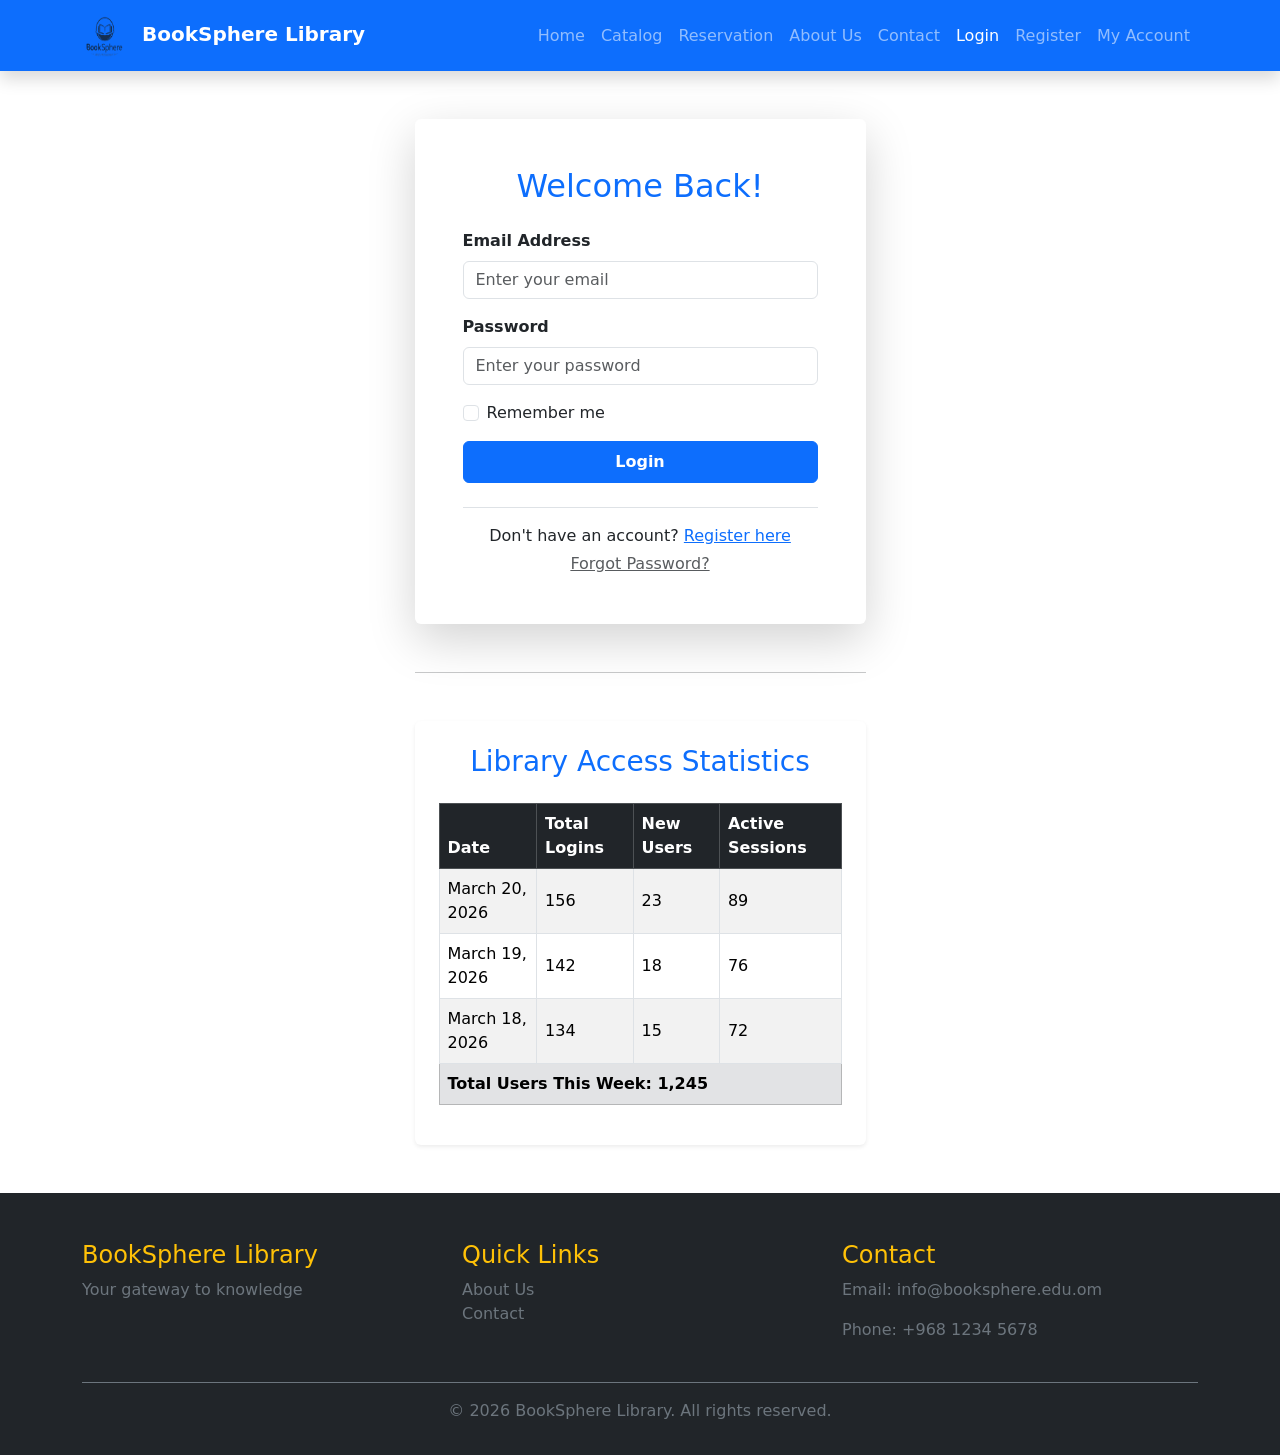
<file: login.html>
<!DOCTYPE html>
<html lang="en">
<head>
    <meta charset="UTF-8">
    <meta name="viewport" content="width=device-width, initial-scale=1.0">
    <title>Login - BookSphere Library</title>
    <!-- Bootstrap CSS -->
    <link href="https://cdn.jsdelivr.net/npm/bootstrap@5.3.0-alpha1/dist/css/bootstrap.min.css" rel="stylesheet">
    <!-- Bootstrap Icons -->
    <link rel="stylesheet" href="https://cdn.jsdelivr.net/npm/bootstrap-icons@1.11.3/font/bootstrap-icons.min.css">
    <style>
    .error-message {
        font-size: 12px;
        margin-top: 5px;
        display: block;
        color: red;
    }
    input.error-input {
        border: 2px solid #ff0000;
        background-color: #fff0f0;
    }
    input.valid-input {
        border: 2px solid #00cc00;
    }
</style>
</head>
<body class="d-flex flex-column min-vh-100">

    <!-- ============================================== -->
    <!-- RESPONSIVE NAVIGATION BAR (BOOTSTRAP NAVBAR)   -->
    <!-- ============================================== -->
    <nav class="navbar navbar-expand-lg navbar-dark bg-primary sticky-top shadow">
        <div class="container">
            <a class="navbar-brand fw-bold" href="index.html">
                <img src="logo.png" alt="BookSphere Logo" width="45" height="45" class="rounded-circle me-2">
                BookSphere Library
            </a>
            <button class="navbar-toggler" type="button" data-bs-toggle="collapse" data-bs-target="#mainNavbar">
                <span class="navbar-toggler-icon"></span>
            </button>
            <div class="collapse navbar-collapse" id="mainNavbar">
                <ul class="navbar-nav ms-auto">
                    <li class="nav-item"><a class="nav-link" href="index.html">Home</a></li>
                    <li class="nav-item"><a class="nav-link" href="bookcatalog.html">Catalog</a></li>
                    <li class="nav-item"><a class="nav-link" href="reservation.html">Reservation</a></li>
                    <li class="nav-item"><a class="nav-link" href="about.html">About Us</a></li>
                    <li class="nav-item"><a class="nav-link" href="contactUs.html">Contact</a></li>
                    <li class="nav-item"><a class="nav-link active" href="login.html">Login</a></li>
                    <li class="nav-item"><a class="nav-link" href="register.html">Register</a></li>
                    <li class="nav-item"><a class="nav-link" href="myaccount.html">My Account</a></li>
                </ul>
            </div>
        </div>
    </nav>

    <main class="container my-5 flex-grow-1">
        <div class="row justify-content-center">
            <div class="col-md-6 col-lg-5">
                <!-- Login Box -->
                <div class="card shadow-lg border-0">
                    <div class="card-body p-4 p-md-5">
                        <h2 class="text-center text-primary mb-4">Welcome Back!</h2>
                        
                        <form action="process_login.php" method="POST" onsubmit="return validateLoginForm()">

                            <div class="mb-3">
                                <label for="email" class="form-label fw-bold">Email Address</label>
                               <input type="email" class="form-control" id="loginEmail" name="email" placeholder="Enter your email">
                            </div>
                            <span class="error-message" id="loginEmailError" style="color:red; font-size:12px;"></span>

                            
                            <div class="mb-3">
                                <label for="password" class="form-label fw-bold">Password</label>
                                <input type="password" class="form-control" id="loginPassword" name="password" placeholder="Enter your password">
                            </div>
                            <span class="error-message" id="loginPasswordError" style="color:red; font-size:12px;"></span>

                            
                            <div class="form-check mb-3">
                                <input type="checkbox" class="form-check-input" id="remember" name="remember" value="yes">
                                <label class="form-check-label" for="remember">Remember me</label>
                            </div>
                            
                            <button type="submit" class="btn btn-primary w-100 py-2 fw-bold">Login</button>
                        </form>
                        
                        <div class="text-center mt-4 pt-3 border-top">
                            <p class="mb-1">Don't have an account? <a href="register.html" class="text-primary">Register here</a></p>
                            <p class="mb-0"><a href="#" class="text-muted">Forgot Password?</a></p>
                        </div>
                    </div>
                </div>

                <hr class="my-5">

                <!-- Library Statistics Table -->
                <div class="card shadow-sm border-0">
                    <div class="card-body p-4">
                        <h3 class="text-center text-primary mb-4">Library Access Statistics</h3>
                        <div class="table-responsive">
                            <table class="table table-bordered table-striped align-middle">
                                <thead class="table-dark">
                                    <tr>
                                        <th>Date</th>
                                        <th>Total Logins</th>
                                        <th>New Users</th>
                                        <th>Active Sessions</th>
                                    </tr>
                                </thead>
                                <tbody>
                                    <tr>
                                        <td>March 20, 2026</td>
                                        <td>156</td>
                                        <td>23</td>
                                        <td>89</td>
                                    </tr>
                                    <tr>
                                        <td>March 19, 2026</td>
                                        <td>142</td>
                                        <td>18</td>
                                        <td>76</td>
                                    </tr>
                                    <tr>
                                        <td>March 18, 2026</td>
                                        <td>134</td>
                                        <td>15</td>
                                        <td>72</td>
                                    </tr>
                                </tbody>
                                <tfoot class="table-secondary">
                                    <tr>
                                        <td colspan="4" class="fw-bold">Total Users This Week: 1,245</td>
                                    </tr>
                                </tfoot>
                            </table>
                        </div>
                    </div>
                </div>
            </div>
        </div>
    </main>

    <!-- Footer -->
    <footer class="bg-dark text-white pt-5 pb-3">
        <div class="container">
            <div class="row">
                <div class="col-md-4 mb-4">
                    <h4 class="text-warning">BookSphere Library</h4>
                    <p class="text-secondary">Your gateway to knowledge</p>
                </div>
                <div class="col-md-4 mb-4">
                    <h4 class="text-warning">Quick Links</h4>
                    <ul class="list-unstyled">
                        <li><a href="about.html" class="text-secondary text-decoration-none">About Us</a></li>
                        <li><a href="contactUs.html" class="text-secondary text-decoration-none">Contact</a></li>
                    </ul>
                </div>
                <div class="col-md-4 mb-4">
                    <h4 class="text-warning">Contact</h4>
                    <p class="text-secondary">Email: info@booksphere.edu.om</p>
                    <p class="text-secondary">Phone: +968 1234 5678</p>
                </div>
            </div>
            <div class="text-center pt-3 border-top border-secondary">
                <p class="text-secondary">&copy; 2026 BookSphere Library. All rights reserved.</p>
            </div>
        </div>
    </footer>

    <!-- Bootstrap JS -->
    <script src="https://cdn.jsdelivr.net/npm/bootstrap@5.3.0-alpha1/dist/js/bootstrap.bundle.min.js"></script>
    <script src="validation.js"></script>

</body>
</html>
</file>
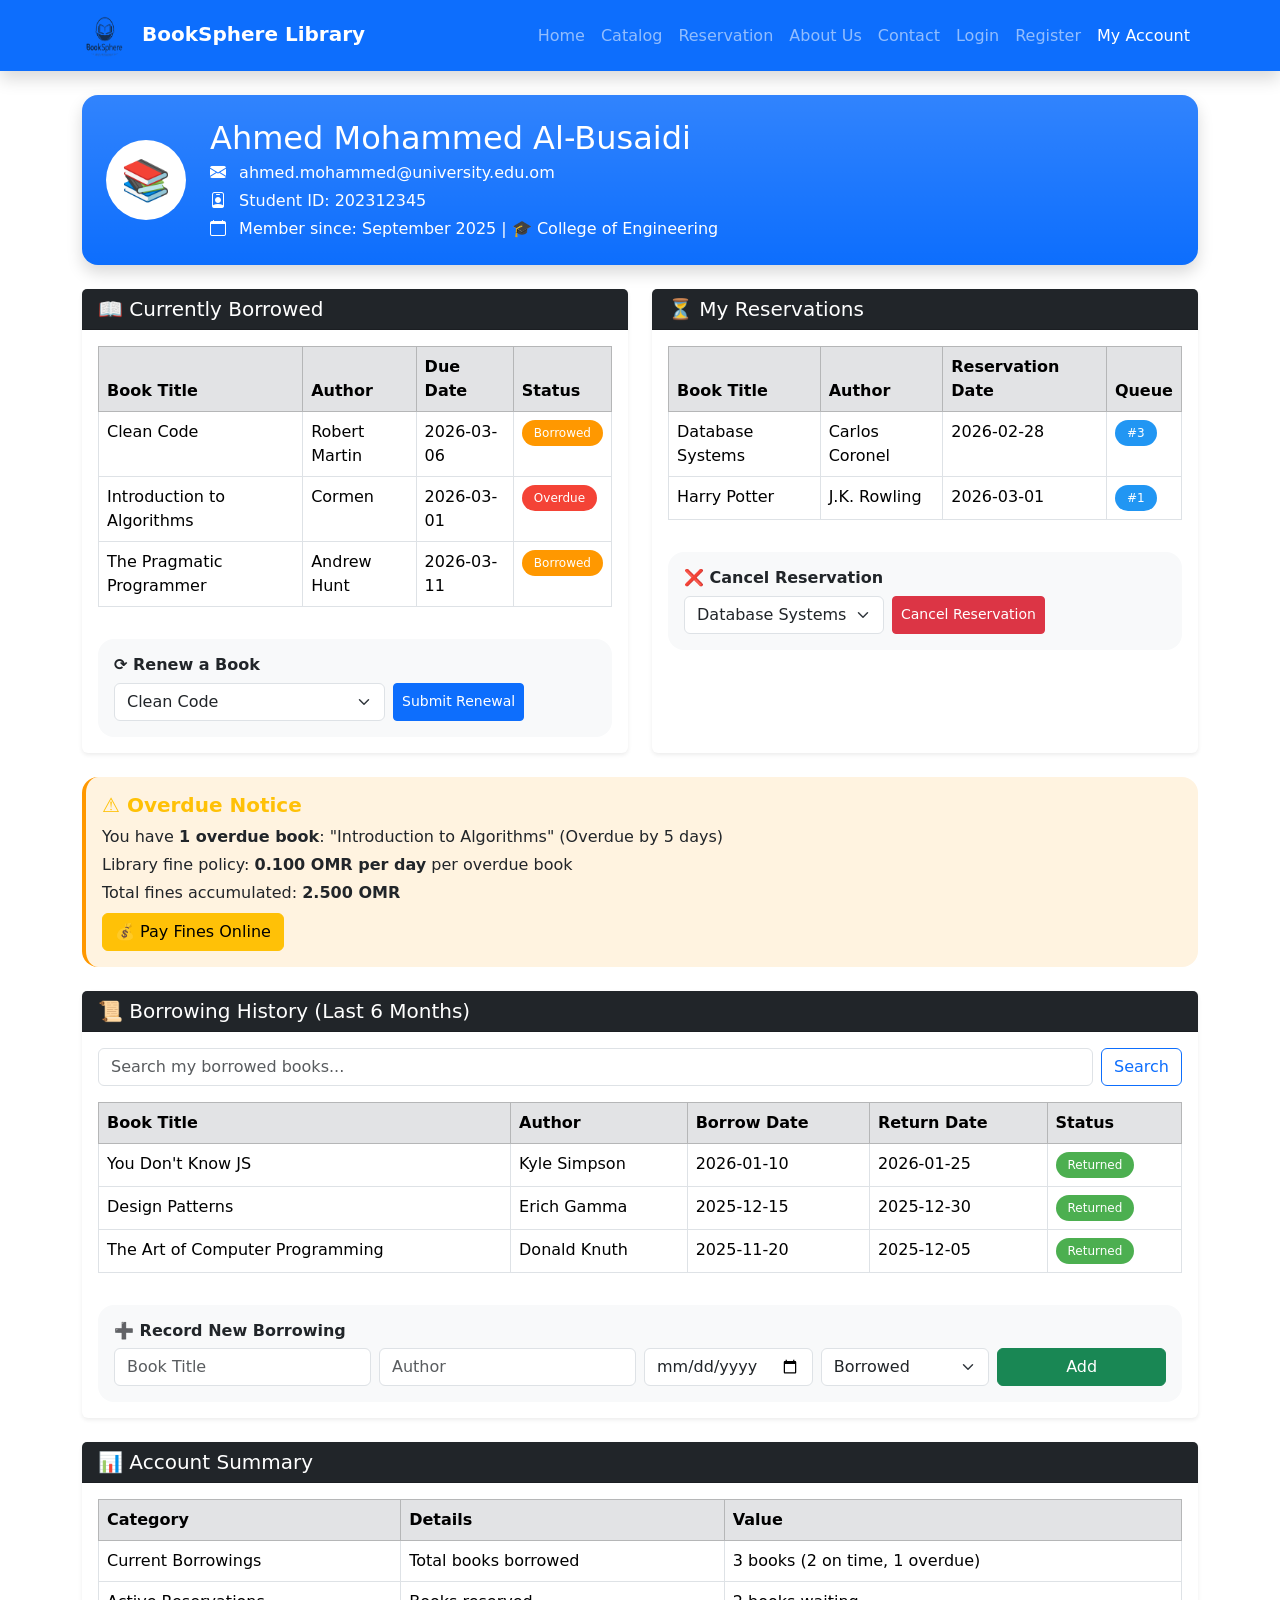
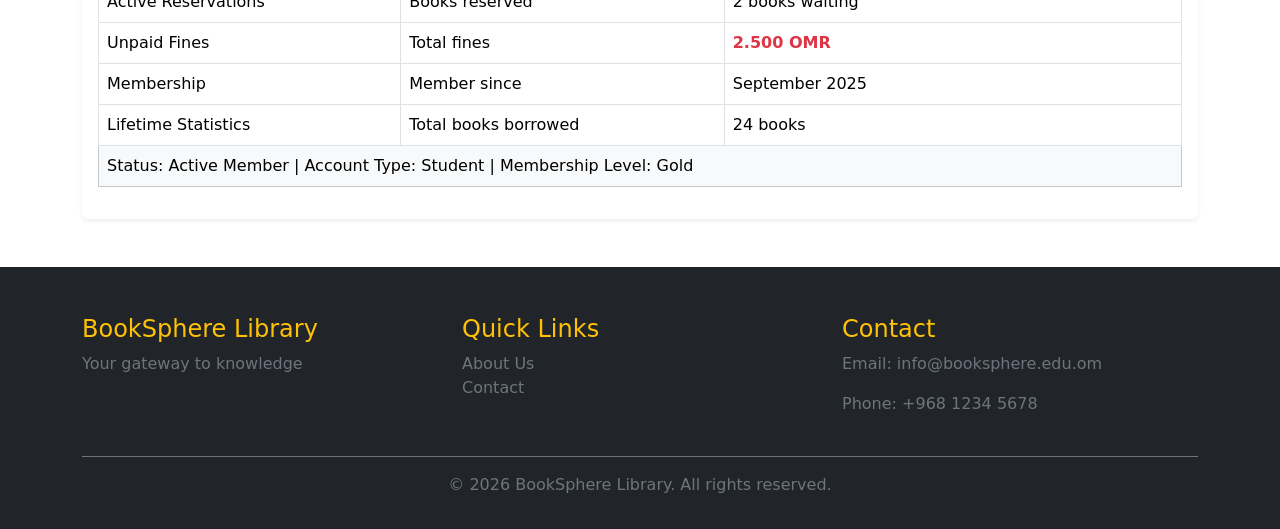
<file: myaccount.html>
<!DOCTYPE html>
<html lang="en">
<head>
    <meta charset="UTF-8">
    <meta name="viewport" content="width=device-width, initial-scale=1.0">
    <title>My Account - BookSphere Library</title>
    <!-- Bootstrap CSS -->
    <link href="https://cdn.jsdelivr.net/npm/bootstrap@5.3.0-alpha1/dist/css/bootstrap.min.css" rel="stylesheet">
    <!-- Bootstrap Icons -->
    <link rel="stylesheet" href="https://cdn.jsdelivr.net/npm/bootstrap-icons@1.11.3/font/bootstrap-icons.min.css">
    <!-- Minimal CSS for status badges and hover effects -->
    <style>
        .hover-lift:hover {
            transform: translateY(-3px);
            transition: transform 0.2s ease;
        }
        .table-hover tbody tr:hover {
            background-color: #f8f9fa;
        }
        .action-btn {
            background-color: #0d6efd;
            color: white;
            border: none;
            padding: 5px 15px;
            border-radius: 5px;
            cursor: pointer;
            font-size: 12px;
        }
        .action-btn:hover {
            background-color: #0b5ed7;
        }
        .status-borrowed { background: #ff9800; color: white; padding: 4px 12px; border-radius: 20px; font-size: 12px; display: inline-block; }
        .status-overdue { background: #f44336; color: white; padding: 4px 12px; border-radius: 20px; font-size: 12px; display: inline-block; }
        .status-returned { background: #4caf50; color: white; padding: 4px 12px; border-radius: 20px; font-size: 12px; display: inline-block; }
        .status-pending { background: #2196f3; color: white; padding: 4px 12px; border-radius: 20px; font-size: 12px; display: inline-block; }
        .fine-box { background: #fff3e0; border-left: 4px solid #ff9800; }
    </style>
</head>
<body class="d-flex flex-column min-vh-100">

    <!-- ============================================== -->
    <!-- RESPONSIVE NAVIGATION BAR (BOOTSTRAP NAVBAR)   -->
    <!-- ============================================== -->
    <nav class="navbar navbar-expand-lg navbar-dark bg-primary sticky-top shadow">
        <div class="container">
            <a class="navbar-brand fw-bold" href="index.html">
                <img src="logo.png" alt="BookSphere Logo" width="45" height="45" class="rounded-circle me-2">
                BookSphere Library
            </a>
            <button class="navbar-toggler" type="button" data-bs-toggle="collapse" data-bs-target="#mainNavbar">
                <span class="navbar-toggler-icon"></span>
            </button>
            <div class="collapse navbar-collapse" id="mainNavbar">
                <ul class="navbar-nav ms-auto">
                    <li class="nav-item"><a class="nav-link" href="index.html">Home</a></li>
                    <li class="nav-item"><a class="nav-link" href="bookcatalog.html">Catalog</a></li>
                    <li class="nav-item"><a class="nav-link" href="reservation.html">Reservation</a></li>
                    <li class="nav-item"><a class="nav-link" href="about.html">About Us</a></li>
                    <li class="nav-item"><a class="nav-link" href="contactUs.html">Contact</a></li>
                    <li class="nav-item"><a class="nav-link" href="login.html">Login</a></li>
                    <li class="nav-item"><a class="nav-link" href="register.html">Register</a></li>
                    <li class="nav-item"><a class="nav-link active" href="myaccount.html">My Account</a></li>
                </ul>
            </div>
        </div>
    </nav>

    <main class="container my-4 flex-grow-1">
        <!-- Profile Header -->
        <div class="bg-primary bg-gradient text-white p-4 rounded-4 shadow mb-4">
            <div class="d-flex flex-column flex-md-row align-items-center gap-4">
                <div class="bg-white text-primary rounded-circle d-flex align-items-center justify-content-center" style="width: 80px; height: 80px; font-size: 40px;">📚</div>
                <div class="text-center text-md-start">
                    <h2 class="mb-1">Ahmed Mohammed Al-Busaidi</h2>
                    <p class="mb-1"><i class="bi bi-envelope-fill me-2"></i> ahmed.mohammed@university.edu.om</p>
                    <p class="mb-1"><i class="bi bi-person-badge me-2"></i> Student ID: 202312345</p>
                    <p class="mb-0"><i class="bi bi-calendar me-2"></i> Member since: September 2025 | 🎓 College of Engineering</p>
                </div>
            </div>
        </div>

        <!-- Two Columns: Currently Borrowed + My Reservations -->
        <div class="row g-4 mb-4">
            <!-- Currently Borrowed -->
            <div class="col-md-6">
                <div class="card shadow-sm border-0 h-100">
                    <div class="card-header bg-dark text-white">
                        <h5 class="mb-0">📖 Currently Borrowed</h5>
                    </div>
                    <div class="card-body">
                        <div class="table-responsive">
                            <table class="table table-bordered table-hover">
                                <thead class="table-secondary">
                                    <tr><th>Book Title</th><th>Author</th><th>Due Date</th><th>Status</th></tr>
                                </thead>
                                <tbody id="borrowTable"></tbody>
                            </table>
                        </div>
                        <div class="bg-light p-3 rounded-4 mt-3">
                            <h6 class="fw-bold">⟳ Renew a Book</h6>
                            <form action="https://httpbin.org/post" method="POST" class="d-flex flex-column flex-sm-row gap-2">
                                <select name="book_to_renew" class="form-select w-auto">
                                    <option value="101">Clean Code</option>
                                    <option value="103">The Pragmatic Programmer</option>
                                </select>
                                <button type="submit" class="btn btn-primary btn-sm">Submit Renewal</button>
                            </form>
                        </div>
                    </div>
                </div>
            </div>

            <!-- My Reservations -->
            <div class="col-md-6">
                <div class="card shadow-sm border-0 h-100">
                    <div class="card-header bg-dark text-white">
                        <h5 class="mb-0">⏳ My Reservations</h5>
                    </div>
                    <div class="card-body">
                        <div class="table-responsive">
                            <table class="table table-bordered table-hover">
                                <thead class="table-secondary">
                                    <tr><th>Book Title</th><th>Author</th><th>Reservation Date</th><th>Queue</th></tr>
                                </thead>
                                <tbody>
                                    <tr><td>Database Systems</td><td>Carlos Coronel</td><td>2026-02-28</td><td><span class="status-pending">#3</span></td></tr>
                                    <tr><td>Harry Potter</td><td>J.K. Rowling</td><td>2026-03-01</td><td><span class="status-pending">#1</span></td></tr>
                                </tbody>
                            </table>
                        </div>
                        <div class="bg-light p-3 rounded-4 mt-3">
                            <h6 class="fw-bold">❌ Cancel Reservation</h6>
                            <form action="https://httpbin.org/post" method="POST" class="d-flex flex-column flex-sm-row gap-2">
                                <select name="reservation_to_cancel" class="form-select w-auto">
                                    <option value="301">Database Systems</option>
                                    <option value="302">Harry Potter</option>
                                </select>
                                <button type="submit" class="btn btn-danger btn-sm">Cancel Reservation</button>
                            </form>
                        </div>
                    </div>
                </div>
            </div>
        </div>

        <!-- Fine Box -->
        <div class="fine-box p-3 rounded-4 mb-4">
            <h5 class="text-warning fw-bold">⚠️ Overdue Notice</h5>
            <p class="mb-1">You have <strong>1 overdue book</strong>: "Introduction to Algorithms" (Overdue by 5 days)</p>
            <p class="mb-1">Library fine policy: <strong>0.100 OMR per day</strong> per overdue book</p>
            <p class="mb-2">Total fines accumulated: <strong>2.500 OMR</strong></p>
            <form action="https://httpbin.org/post" method="POST">
                <input type="hidden" name="fine_amount" value="2.500">
                <button type="submit" class="btn btn-warning">💰 Pay Fines Online</button>
            </form>
        </div>

        <!-- Borrowing History Section -->
        <div class="card shadow-sm border-0 mb-4">
            <div class="card-header bg-dark text-white">
                <h5 class="mb-0">📜 Borrowing History (Last 6 Months)</h5>
            </div>
            <div class="card-body">
                <div class="d-flex flex-column flex-sm-row gap-2 mb-3">
                    <input type="text" id="searchBorrow" class="form-control" placeholder="Search my borrowed books...">
                    <button class="btn btn-outline-primary" onclick="searchBorrowed()">Search</button>
                </div>
                <div class="table-responsive">
                    <table class="table table-bordered table-hover">
                        <thead class="table-secondary">
                            <tr><th>Book Title</th><th>Author</th><th>Borrow Date</th><th>Return Date</th><th>Status</th></tr>
                        </thead>
                        <tbody>
                            <tr><td>You Don't Know JS</td><td>Kyle Simpson</td><td>2026-01-10</td><td>2026-01-25</td><td><span class="status-returned">Returned</span></td></tr>
                            <tr><td>Design Patterns</td><td>Erich Gamma</td><td>2025-12-15</td><td>2025-12-30</td><td><span class="status-returned">Returned</span></td></tr>
                            <tr><td>The Art of Computer Programming</td><td>Donald Knuth</td><td>2025-11-20</td><td>2025-12-05</td><td><span class="status-returned">Returned</span></td></tr>
                        </tbody>
                    </table>
                </div>
                <div class="bg-light p-3 rounded-4 mt-3">
                    <h6 class="fw-bold">➕ Record New Borrowing</h6>
                    <div class="row g-2">
                        <div class="col-md-3"><input type="text" id="btitle" class="form-control" placeholder="Book Title"></div>
                        <div class="col-md-3"><input type="text" id="bauthor" class="form-control" placeholder="Author"></div>
                        <div class="col-md-2"><input type="date" id="bdate" class="form-control"></div>
                        <div class="col-md-2"><select id="bstatus" class="form-select"><option>Borrowed</option><option>Overdue</option><option>Returned</option></select></div>
                        <div class="col-md-2"><button type="button" class="btn btn-success w-100" onclick="addBorrowed()">Add</button></div>
                    </div>
                </div>
            </div>
        </div>

        <!-- Account Summary Table -->
        <div class="card shadow-sm border-0">
            <div class="card-header bg-dark text-white">
                <h5 class="mb-0">📊 Account Summary</h5>
            </div>
            <div class="card-body">
                <div class="table-responsive">
                    <table class="table table-bordered">
                        <thead class="table-secondary"><tr><th>Category</th><th>Details</th><th>Value</th></tr></thead>
                        <tbody>
                            <tr><td>Current Borrowings</td><td>Total books borrowed</td><td>3 books (2 on time, 1 overdue)</td></tr>
                            <tr><td>Active Reservations</td><td>Books reserved</td><td>2 books waiting</td></tr>
                            <tr><td>Unpaid Fines</td><td>Total fines</td><td><strong class="text-danger">2.500 OMR</strong></td></tr>
                            <tr><td>Membership</td><td>Member since</td><td>September 2025</td></tr>
                            <tr><td>Lifetime Statistics</td><td>Total books borrowed</td><td>24 books</td></tr>
                        </tbody>
                        <tfoot class="table-light"><tr><td colspan="3">Status: Active Member | Account Type: Student | Membership Level: Gold</td></tr></tfoot>
                    </table>
                </div>
            </div>
        </div>
    </main>

    <!-- Footer -->
    <footer class="bg-dark text-white pt-5 pb-3 mt-4">
        <div class="container">
            <div class="row">
                <div class="col-md-4 mb-4">
                    <h4 class="text-warning">BookSphere Library</h4>
                    <p class="text-secondary">Your gateway to knowledge</p>
                </div>
                <div class="col-md-4 mb-4">
                    <h4 class="text-warning">Quick Links</h4>
                    <ul class="list-unstyled">
                        <li><a href="about.html" class="text-secondary text-decoration-none">About Us</a></li>
                        <li><a href="contactUs.html" class="text-secondary text-decoration-none">Contact</a></li>
                    </ul>
                </div>
                <div class="col-md-4 mb-4">
                    <h4 class="text-warning">Contact</h4>
                    <p class="text-secondary">Email: info@booksphere.edu.om</p>
                    <p class="text-secondary">Phone: +968 1234 5678</p>
                </div>
            </div>
            <div class="text-center pt-3 border-top border-secondary">
                <p class="text-secondary">&copy; 2026 BookSphere Library. All rights reserved.</p>
            </div>
        </div>
    </footer>

    <!-- Bootstrap JS -->
    <script src="https://cdn.jsdelivr.net/npm/bootstrap@5.3.0-alpha1/dist/js/bootstrap.bundle.min.js"></script>

    <script>
        //Object for borrowed books
        function BorrowedBook(title, author, date, status) {
            this.title = title;
            this.author = author;
            this.date = date;
            this.status = status;
        }

        //Array
        let borrowedBooks = [
            new BorrowedBook("Clean Code", "Robert Martin", "2026-03-06", "Borrowed"),
            new BorrowedBook("Introduction to Algorithms", "Cormen", "2026-03-01", "Overdue"),
            new BorrowedBook("The Pragmatic Programmer", "Andrew Hunt", "2026-03-11", "Borrowed")
        ];

        //This function dynamically updates the XHTML table by reading the borrowedBooks array.
        // It first clears the existing table body to prevent duplicate entries, then loops 
        // through the array to insert a new row for every object found
        function displayBorrowed() {
            let table = document.getElementById("borrowTable");
            table.innerHTML = "";
            for (let i = 0; i < borrowedBooks.length; i++) {
                let row = table.insertRow();
                let statusClass = borrowedBooks[i].status === "Borrowed" ? "status-borrowed" : (borrowedBooks[i].status === "Overdue" ? "status-overdue" : "status-returned");
                row.innerHTML = `
                    <td>${borrowedBooks[i].title}</td>
                    <td>${borrowedBooks[i].author}</td>
                    <td>${borrowedBooks[i].date}</td>
                    <td><span class="${statusClass}">${borrowedBooks[i].status}</span></td>
                `;
            }
        }
        window.onload = displayBorrowed;  //Calling the function

        //Add borrowed book
        function addBorrowed() {
            //get values from inputs
            let title = document.getElementById("btitle").value;
            let author = document.getElementById("bauthor").value;
            let date = document.getElementById("bdate").value;
            let status = document.getElementById("bstatus").value;
            //Basic validation logic to ensure no empty data enters the array
            if (title.trim() === "" || author.trim() === "") {
                alert("Please enter at least Title and Author.");
                return;
            }
            //create new book object
            let newBook = new BorrowedBook(title, author, date, status);
            borrowedBooks.push(newBook);  //Add the book to the list
            displayBorrowed();  //refresh table

            //Clear inputs after adding
            document.getElementById("btitle").value = "";
            document.getElementById("bauthor").value = "";
            document.getElementById("bdate").value = "";
        }

        //Implement a search/filter feature to update the table view in real-time.
        // It captures the user's input, converts it to lowercase for case-insensitivity, 
        // and re-renders the table only with objects whose titles match the keyword.
        function searchBorrowed() {
            let keyword = document.getElementById("searchBorrow").value.toLowerCase();
            let table = document.getElementById("borrowTable");
            //Clear the current table rows to prepare for filtered results
            table.innerHTML = "";
            //Loop through the borrowedBooks array to find matches
            for (let i = 0; i < borrowedBooks.length; i++) {
                //If a match is found, dynamically create and insert a new row
                if (borrowedBooks[i].title.toLowerCase().includes(keyword)) {
                    let row = table.insertRow();
                    let statusClass = borrowedBooks[i].status === "Borrowed" ? "status-borrowed" : (borrowedBooks[i].status === "Overdue" ? "status-overdue" : "status-returned");
                    row.innerHTML = `
                        <td>${borrowedBooks[i].title}</td>
                        <td>${borrowedBooks[i].author}</td>
                        <td>${borrowedBooks[i].date}</td>
                        <td><span class="${statusClass}">${borrowedBooks[i].status}</span></td>
                    `;
                }
            }
            // if empty show all again
            if (keyword === "") {
                displayBorrowed();
            }
        }
    </script>
</body>
</html>
</file>
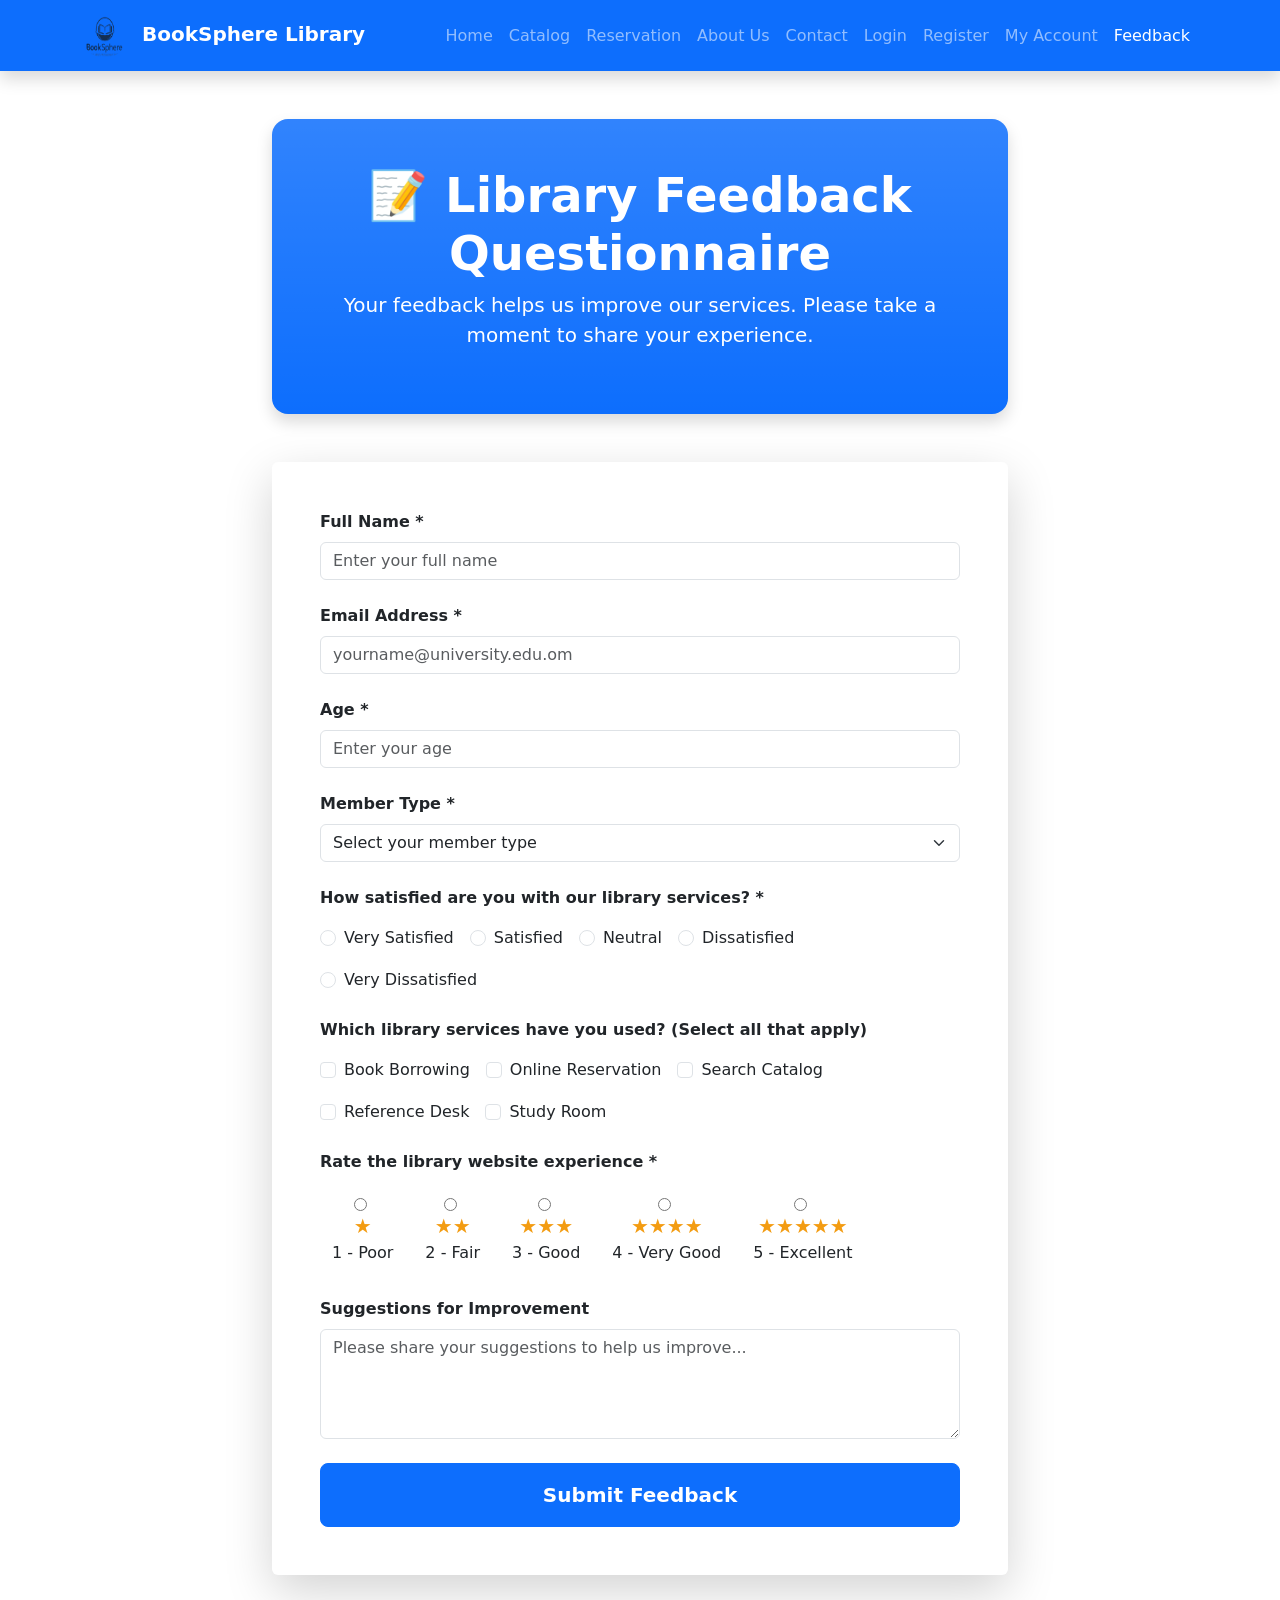
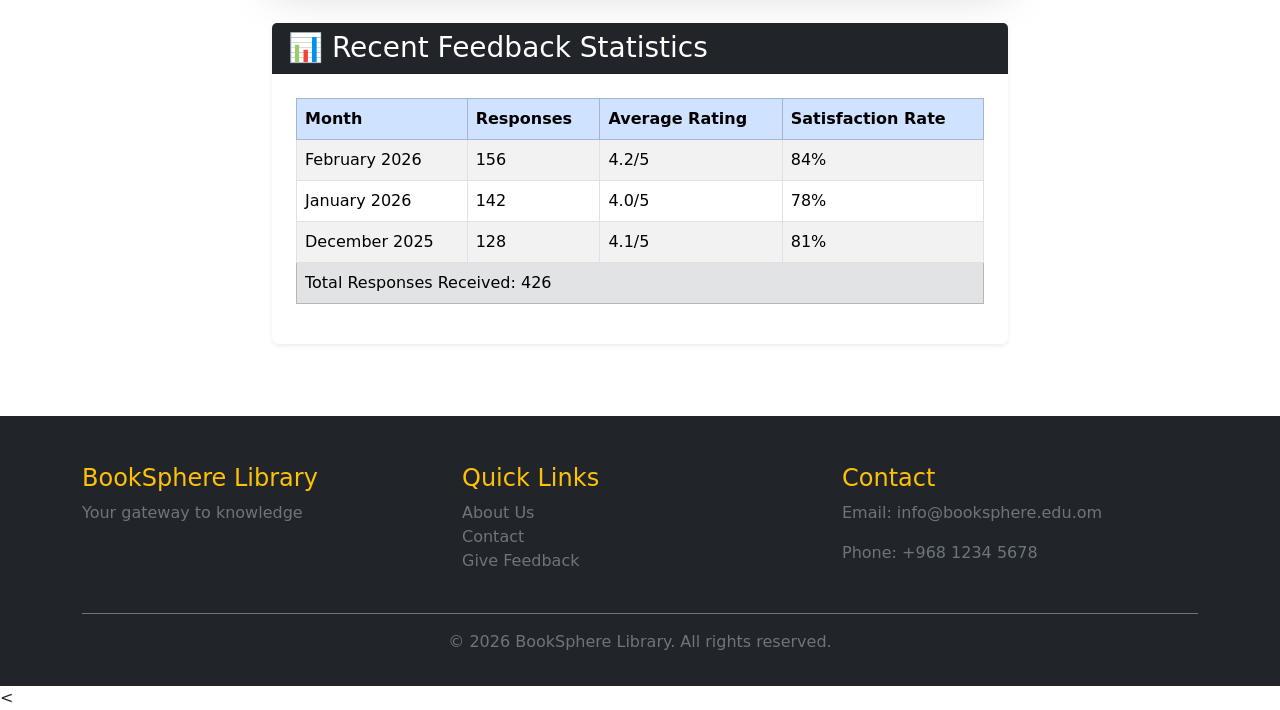
<file: Questionnaire.html>
<!DOCTYPE html>
<html lang="en">
<head>
    <meta charset="UTF-8">
    <meta name="viewport" content="width=device-width, initial-scale=1.0">
    <title>Questionnaire - BookSphere Library</title>
    <!-- Bootstrap CSS -->
    <link href="https://cdn.jsdelivr.net/npm/bootstrap@5.3.0-alpha1/dist/css/bootstrap.min.css" rel="stylesheet">
    <!-- Bootstrap Icons -->
    <link rel="stylesheet" href="https://cdn.jsdelivr.net/npm/bootstrap-icons@1.11.3/font/bootstrap-icons.min.css">
    <style>
        .error-message {
            color: #dc3545;
            font-size: 12px;
            margin-top: 5px;
            display: none;
        }
        .error-message.show {
            display: block;
        }
        .input-error {
            border-color: #dc3545 !important;
        }
        .input-success {
            border-color: #198754 !important;
        }
        .rating-group label {
            display: inline-flex;
            flex-direction: column;
            align-items: center;
            padding: 8px 12px;
            border-radius: 8px;
            cursor: pointer;
            transition: background-color 0.2s;
        }
        .rating-group label:hover {
            background-color: #f8f9fa;
        }
        .star-rating {
            font-size: 20px;
            color: #f39c12;
        }
        .success-message {
            display: none;
        }
        .success-message.show {
            display: block;
        }
    </style>
</head>
<body class="d-flex flex-column min-vh-100">

    <!-- ============================================== -->
    <!-- RESPONSIVE NAVIGATION BAR (BOOTSTRAP NAVBAR)   -->
    <!-- ============================================== -->
    <nav class="navbar navbar-expand-lg navbar-dark bg-primary sticky-top shadow">
        <div class="container">
            <a class="navbar-brand fw-bold" href="index.html">
                <img src="logo.png" alt="BookSphere Logo" width="45" height="45" class="rounded-circle me-2">
                BookSphere Library
            </a>
            <button class="navbar-toggler" type="button" data-bs-toggle="collapse" data-bs-target="#mainNavbar">
                <span class="navbar-toggler-icon"></span>
            </button>
            <div class="collapse navbar-collapse" id="mainNavbar">
                <ul class="navbar-nav ms-auto">
                    <li class="nav-item"><a class="nav-link" href="index.html">Home</a></li>
                    <li class="nav-item"><a class="nav-link" href="catalog.html">Catalog</a></li>
                    <li class="nav-item"><a class="nav-link" href="reservation.html">Reservation</a></li>
                    <li class="nav-item"><a class="nav-link" href="about.html">About Us</a></li>
                    <li class="nav-item"><a class="nav-link" href="contact.html">Contact</a></li>
                    <li class="nav-item"><a class="nav-link" href="login.html">Login</a></li>
                    <li class="nav-item"><a class="nav-link" href="register.html">Register</a></li>
                    <li class="nav-item"><a class="nav-link" href="myaccount.html">My Account</a></li>
                    <li class="nav-item"><a class="nav-link active" href="questionnaire.html">Feedback</a></li>
                </ul>
            </div>
        </div>
    </nav>

    <main class="container my-5 flex-grow-1">
        <div class="row justify-content-center">
            <div class="col-lg-8">
                <!-- Questionnaire Header -->
                <div class="bg-primary bg-gradient text-white p-5 rounded-4 shadow mb-5 text-center">
                    <h1 class="display-5 fw-bold">📝 Library Feedback Questionnaire</h1>
                    <p class="lead">Your feedback helps us improve our services. Please take a moment to share your experience.</p>
                </div>

                <!-- Form Card -->
                <div class="card shadow-lg border-0 mb-5">
                    <div class="card-body p-4 p-md-5">
                        <form id="questionnaireForm" action="https://httpbin.org/post" method="POST" onsubmit="return validateQuestionnaireForm()">
                            
                            <!-- Control 1: Text Input - Full Name -->
                            <div class="mb-4">
                                <label for="q_fullname" class="form-label fw-bold">Full Name *</label>
                                <input type="text" id="q_fullname" name="fullname" class="form-control" placeholder="Enter your full name">
                                <div class="error-message" id="nameError">Please enter a valid name (letters and spaces only, minimum 3 characters)</div>
                            </div>
                            
                            <!-- Control 2: Email Input -->
                            <div class="mb-4">
                                <label for="q_email" class="form-label fw-bold">Email Address *</label>
                                <input type="email" id="q_email" name="email" class="form-control" placeholder="yourname@university.edu.om">
                                <div class="error-message" id="emailError">Please enter a valid university email address (must contain @university.edu.om)</div>
                            </div>
                            
                            <!-- Control 3: Number Input - Age -->
                            <div class="mb-4">
                                <label for="q_age" class="form-label fw-bold">Age *</label>
                                <input type="number" id="q_age" name="age" class="form-control" placeholder="Enter your age" min="16" max="100">
                                <div class="error-message" id="ageError">Age must be between 16 and 100 years</div>
                            </div>
                            
                            <!-- Control 4: Select Dropdown - Member Type -->
                            <div class="mb-4">
                                <label for="q_memberType" class="form-label fw-bold">Member Type *</label>
                                <select id="q_memberType" name="memberType" class="form-select">
                                    <option value="">Select your member type</option>
                                    <option value="student">Student</option>
                                    <option value="faculty">Faculty Member</option>
                                    <option value="staff">University Staff</option>
                                    <option value="other">Other</option>
                                </select>
                                <div class="error-message" id="memberError">Please select your member type</div>
                            </div>
                            
                            <!-- Control 5: Radio Buttons - Satisfaction Level -->
                            <div class="mb-4">
                                <label class="form-label fw-bold">How satisfied are you with our library services? *</label>
                                <div class="d-flex flex-wrap gap-3 mt-2">
                                    <div class="form-check">
                                        <input class="form-check-input" type="radio" name="satisfaction" value="very_satisfied" id="satVerySatisfied">
                                        <label class="form-check-label" for="satVerySatisfied">Very Satisfied</label>
                                    </div>
                                    <div class="form-check">
                                        <input class="form-check-input" type="radio" name="satisfaction" value="satisfied" id="satSatisfied">
                                        <label class="form-check-label" for="satSatisfied">Satisfied</label>
                                    </div>
                                    <div class="form-check">
                                        <input class="form-check-input" type="radio" name="satisfaction" value="neutral" id="satNeutral">
                                        <label class="form-check-label" for="satNeutral">Neutral</label>
                                    </div>
                                    <div class="form-check">
                                        <input class="form-check-input" type="radio" name="satisfaction" value="dissatisfied" id="satDissatisfied">
                                        <label class="form-check-label" for="satDissatisfied">Dissatisfied</label>
                                    </div>
                                    <div class="form-check">
                                        <input class="form-check-input" type="radio" name="satisfaction" value="very_dissatisfied" id="satVeryDissatisfied">
                                        <label class="form-check-label" for="satVeryDissatisfied">Very Dissatisfied</label>
                                    </div>
                                </div>
                                <div class="error-message" id="satisfactionError">Please select your satisfaction level</div>
                            </div>
                            
                            <!-- Control 6: Checkboxes - Services Used -->
                            <div class="mb-4">
                                <label class="form-label fw-bold">Which library services have you used? (Select all that apply)</label>
                                <div class="d-flex flex-wrap gap-3 mt-2">
                                    <div class="form-check">
                                        <input class="form-check-input" type="checkbox" name="services" value="book_borrowing" id="serviceBorrow">
                                        <label class="form-check-label" for="serviceBorrow">Book Borrowing</label>
                                    </div>
                                    <div class="form-check">
                                        <input class="form-check-input" type="checkbox" name="services" value="online_reservation" id="serviceReserve">
                                        <label class="form-check-label" for="serviceReserve">Online Reservation</label>
                                    </div>
                                    <div class="form-check">
                                        <input class="form-check-input" type="checkbox" name="services" value="search_catalog" id="serviceSearch">
                                        <label class="form-check-label" for="serviceSearch">Search Catalog</label>
                                    </div>
                                    <div class="form-check">
                                        <input class="form-check-input" type="checkbox" name="services" value="reference_desk" id="serviceReference">
                                        <label class="form-check-label" for="serviceReference">Reference Desk</label>
                                    </div>
                                    <div class="form-check">
                                        <input class="form-check-input" type="checkbox" name="services" value="study_room" id="serviceStudy">
                                        <label class="form-check-label" for="serviceStudy">Study Room</label>
                                    </div>
                                </div>
                            </div>
                            
                            <!-- Control 7: Rating Stars (Radio with custom styling) -->
                            <div class="mb-4">
                                <label class="form-label fw-bold">Rate the library website experience *</label>
                                <div class="rating-group d-flex flex-wrap gap-2 mt-2">
                                    <label><input type="radio" name="website_rating" value="1" class="me-1"> <span class="star-rating">★</span> 1 - Poor</label>
                                    <label><input type="radio" name="website_rating" value="2" class="me-1"> <span class="star-rating">★★</span> 2 - Fair</label>
                                    <label><input type="radio" name="website_rating" value="3" class="me-1"> <span class="star-rating">★★★</span> 3 - Good</label>
                                    <label><input type="radio" name="website_rating" value="4" class="me-1"> <span class="star-rating">★★★★</span> 4 - Very Good</label>
                                    <label><input type="radio" name="website_rating" value="5" class="me-1"> <span class="star-rating">★★★★★</span> 5 - Excellent</label>
                                </div>
                                <div class="error-message" id="ratingError">Please rate your website experience</div>
                            </div>
                            
                            <!-- Control 8: Textarea - Suggestions -->
                            <div class="mb-4">
                                <label for="suggestions" class="form-label fw-bold">Suggestions for Improvement</label>
                                <textarea id="suggestions" name="suggestions" class="form-control" rows="4" placeholder="Please share your suggestions to help us improve..."></textarea>
                            </div>
                            
                            <button type="submit" class="btn btn-primary btn-lg w-100 py-3 fw-bold">Submit Feedback</button>
                            
                            <div class="success-message alert alert-success mt-4" id="successMessage">
                                ✓ Thank you for your feedback! Your response has been submitted successfully.
                            </div>
                        </form>
                    </div>
                </div>

                <!-- Feedback Statistics Table -->
                <div class="card shadow-sm border-0">
                    <div class="card-header bg-dark text-white">
                        <h3 class="mb-0">📊 Recent Feedback Statistics</h3>
                    </div>
                    <div class="card-body p-4">
                        <div class="table-responsive">
                            <table class="table table-bordered table-striped">
                                <thead class="table-primary">
                                    <tr><th>Month</th><th>Responses</th><th>Average Rating</th><th>Satisfaction Rate</th></tr>
                                </thead>
                                <tbody>
                                    <tr><td>February 2026</td><td>156</td><td>4.2/5</td><td>84%</td></tr>
                                    <tr><td>January 2026</td><td>142</td><td>4.0/5</td><td>78%</td></tr>
                                    <tr><td>December 2025</td><td>128</td><td>4.1/5</td><td>81%</td></tr>
                                </tbody>
                                <tfoot class="table-secondary">
                                    <tr><td colspan="4">Total Responses Received: 426</td></tr>
                                </tfoot>
                            </table>
                        </div>
                    </div>
                </div>
            </div>
        </div>
    </main>

    <!-- Footer -->
    <footer class="bg-dark text-white pt-5 pb-3 mt-4">
        <div class="container">
            <div class="row">
                <div class="col-md-4 mb-4">
                    <h4 class="text-warning">BookSphere Library</h4>
                    <p class="text-secondary">Your gateway to knowledge</p>
                </div>
                <div class="col-md-4 mb-4">
                    <h4 class="text-warning">Quick Links</h4>
                    <ul class="list-unstyled">
                        <li><a href="about.html" class="text-secondary text-decoration-none">About Us</a></li>
                        <li><a href="contact.html" class="text-secondary text-decoration-none">Contact</a></li>
                        <li><a href="questionnaire.html" class="text-secondary text-decoration-none">Give Feedback</a></li>
                    </ul>
                </div>
                <div class="col-md-4 mb-4">
                    <h4 class="text-warning">Contact</h4>
                    <p class="text-secondary">Email: info@booksphere.edu.om</p>
                    <p class="text-secondary">Phone: +968 1234 5678</p>
                </div>
            </div>
            <div class="text-center pt-3 border-top border-secondary">
                <p class="text-secondary">&copy; 2026 BookSphere Library. All rights reserved.</p>
            </div>
        </div>
    </footer>

<!-- Bootstrap JS -->
    <script src="https://cdn.jsdelivr.net/npm/bootstrap@5.3.0-alpha1/dist/js/bootstrap.bundle.min.js"></script>

    <<!-- Custom Validation Script -->
<script src="validation.js"></script>

<!-- Questionnaire-specific real-time validation -->
<script>
    // Get form and input elements
    const form = document.getElementById('questionnaireForm');
    const fullnameInput = document.getElementById('q_fullname');
    const emailInput = document.getElementById('q_email');
    const ageInput = document.getElementById('q_age');
    const memberSelect = document.getElementById('q_memberType');
    const satisfactionRadios = document.querySelectorAll('input[name="satisfaction"]');
    const ratingRadios = document.querySelectorAll('input[name="website_rating"]');
    
    // Get error message elements
    const nameError = document.getElementById('nameError');
    const emailError = document.getElementById('emailError');
    const ageError = document.getElementById('ageError');
    const memberError = document.getElementById('memberError');
    const satisfactionError = document.getElementById('satisfactionError');
    const ratingError = document.getElementById('ratingError');
    
    const successMessage = document.getElementById('successMessage');
    
    // VALIDATION 1: Name validation - Letters and spaces only, minimum 3 characters
    function validateName() {
        const name = fullnameInput.value.trim();
        const namePattern = /^[A-Za-z\s]{3,}$/;
        
        if (name === '') {
            nameError.textContent = 'Please enter your full name';
            nameError.classList.add('show');
            fullnameInput.classList.add('input-error');
            fullnameInput.classList.remove('input-success');
            return false;
        } else if (!namePattern.test(name)) {
            nameError.textContent = 'Name must contain only letters and spaces (minimum 3 characters)';
            nameError.classList.add('show');
            fullnameInput.classList.add('input-error');
            fullnameInput.classList.remove('input-success');
            return false;
        } else {
            nameError.classList.remove('show');
            fullnameInput.classList.remove('input-error');
            fullnameInput.classList.add('input-success');
            return true;
        }
    }
    
    // VALIDATION 2: Email validation - Must be university email
    function validateEmail() {
        const email = emailInput.value.trim();
        const emailPattern = /^[^\s@]+@([^\s@.,]+\.)*university\.edu\.om$/;
        
        if (email === '') {
            emailError.textContent = 'Please enter your email address';
            emailError.classList.add('show');
            emailInput.classList.add('input-error');
            emailInput.classList.remove('input-success');
            return false;
        } else if (!emailPattern.test(email)) {
            emailError.textContent = 'Email must be a valid university email (e.g., name@university.edu.om)';
            emailError.classList.add('show');
            emailInput.classList.add('input-error');
            emailInput.classList.remove('input-success');
            return false;
        } else {
            emailError.classList.remove('show');
            emailInput.classList.remove('input-error');
            emailInput.classList.add('input-success');
            return true;
        }
    }
    
    // VALIDATION 3: Age validation - Must be between 16 and 100
    function validateAge() {
        const age = parseInt(ageInput.value);
        
        if (ageInput.value === '') {
            ageError.textContent = 'Please enter your age';
            ageError.classList.add('show');
            ageInput.classList.add('input-error');
            ageInput.classList.remove('input-success');
            return false;
        } else if (isNaN(age) || age < 16 || age > 100) {
            ageError.textContent = 'Age must be between 16 and 100 years';
            ageError.classList.add('show');
            ageInput.classList.add('input-error');
            ageInput.classList.remove('input-success');
            return false;
        } else {
            ageError.classList.remove('show');
            ageInput.classList.remove('input-error');
            ageInput.classList.add('input-success');
            return true;
        }
    }
    
    // Validation 4: Member type selection
    function validateMemberType() {
        const memberType = memberSelect.value;
        
        if (memberType === '') {
            memberError.classList.add('show');
            memberSelect.classList.add('input-error');
            memberSelect.classList.remove('input-success');
            return false;
        } else {
            memberError.classList.remove('show');
            memberSelect.classList.remove('input-error');
            memberSelect.classList.add('input-success');
            return true;
        }
    }
    
    // Validation 5: Satisfaction level selection
    function validateSatisfaction() {
        let selected = false;
        for (let radio of satisfactionRadios) {
            if (radio.checked) {
                selected = true;
                break;
            }
        }
        
        if (!selected) {
            satisfactionError.classList.add('show');
            return false;
        } else {
            satisfactionError.classList.remove('show');
            return true;
        }
    }
    
    // Validation 6: Website rating selection
    function validateRating() {
        let selected = false;
        for (let radio of ratingRadios) {
            if (radio.checked) {
                selected = true;
                break;
            }
        }
        
        if (!selected) {
            ratingError.classList.add('show');
            return false;
        } else {
            ratingError.classList.remove('show');
            return true;
        }
    }
    
    // Real-time validation events
    fullnameInput.addEventListener('input', validateName);
    fullnameInput.addEventListener('blur', validateName);
    
    emailInput.addEventListener('input', validateEmail);
    emailInput.addEventListener('blur', validateEmail);
    
    ageInput.addEventListener('input', validateAge);
    ageInput.addEventListener('blur', validateAge);
    
    memberSelect.addEventListener('change', validateMemberType);
    
    for (let radio of satisfactionRadios) {
        radio.addEventListener('change', validateSatisfaction);
    }
    
    for (let radio of ratingRadios) {
        radio.addEventListener('change', validateRating);
    }
    
    // Form submission validation
    form.addEventListener('submit', function(event) {
        const isNameValid = validateName();
        const isEmailValid = validateEmail();
        const isAgeValid = validateAge();
        const isMemberValid = validateMemberType();
        const isSatisfactionValid = validateSatisfaction();
        const isRatingValid = validateRating();
        
        if (!isNameValid || !isEmailValid || !isAgeValid || !isMemberValid || !isSatisfactionValid || !isRatingValid) {
            event.preventDefault();
            
            const firstError = document.querySelector('.input-error');
            if (firstError) {
                firstError.scrollIntoView({ behavior: 'smooth', block: 'center' });
            }
        } else {
            event.preventDefault();
            successMessage.classList.add('show');
            
            setTimeout(function() {
                form.submit();
            }, 2000);
        }
    });
</script>
</body>
</html>
</file>
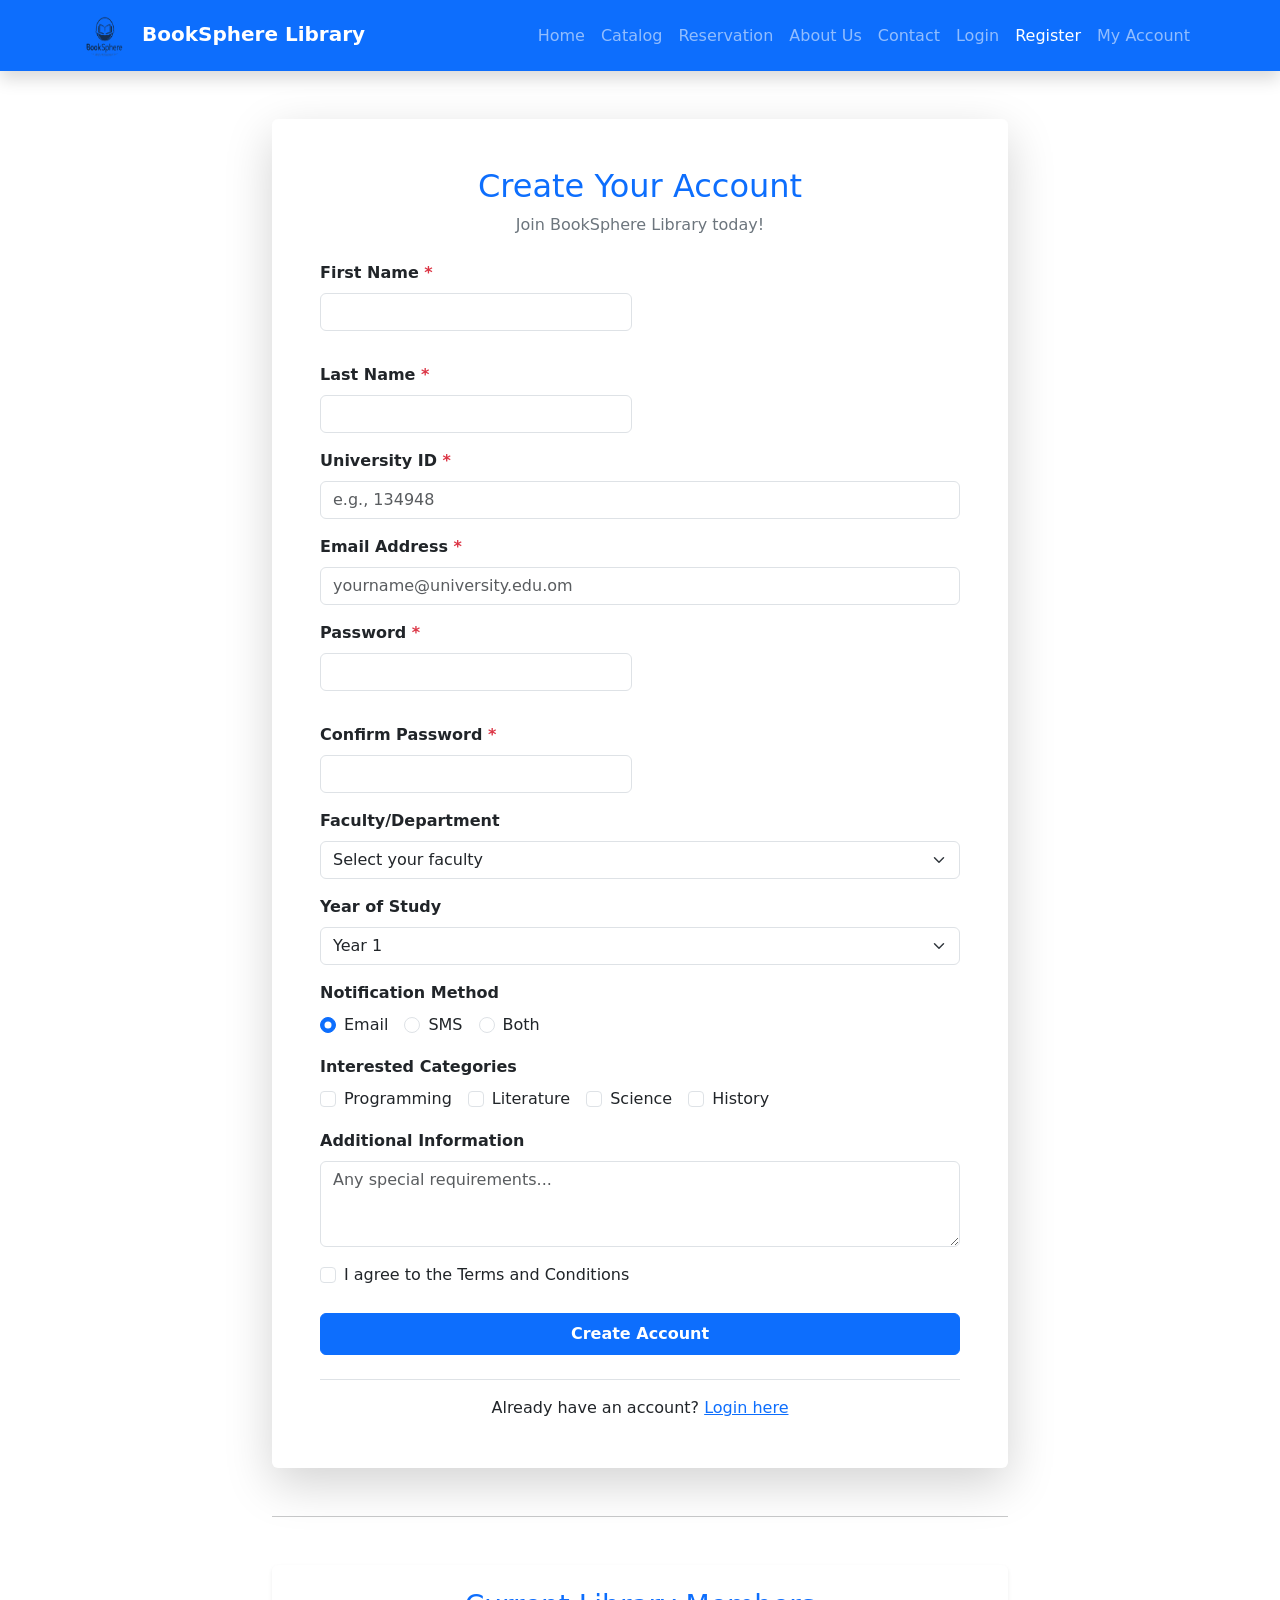
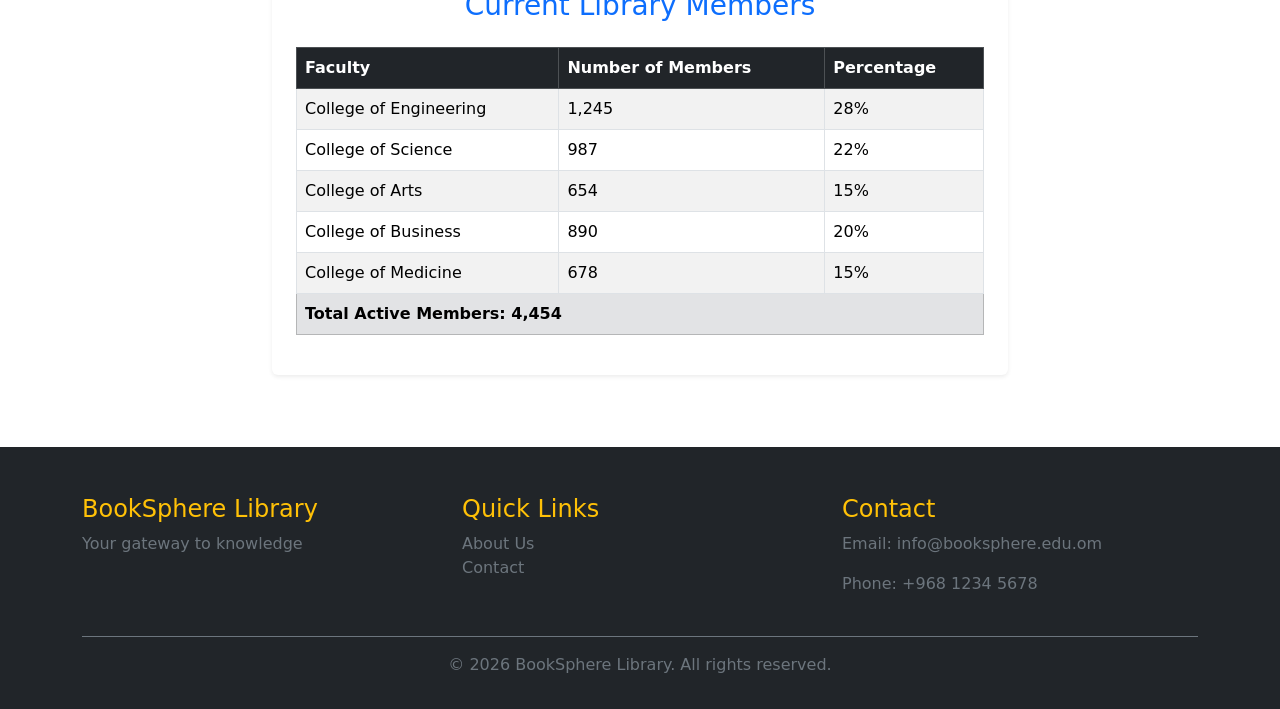
<file: register.html>
<!DOCTYPE html>
<html lang="en">
<head>
    <meta charset="UTF-8">
    <meta name="viewport" content="width=device-width, initial-scale=1.0">
    <title>Register - BookSphere Library</title>
    <!-- Bootstrap CSS -->
    <link href="https://cdn.jsdelivr.net/npm/bootstrap@5.3.0-alpha1/dist/css/bootstrap.min.css" rel="stylesheet">
    <!-- Bootstrap Icons -->
    <link rel="stylesheet" href="https://cdn.jsdelivr.net/npm/bootstrap-icons@1.11.3/font/bootstrap-icons.min.css">
</head>
<body class="d-flex flex-column min-vh-100">

    <!-- ============================================== -->
    <!-- RESPONSIVE NAVIGATION BAR (BOOTSTRAP NAVBAR)   -->
    <!-- ============================================== -->
    <nav class="navbar navbar-expand-lg navbar-dark bg-primary sticky-top shadow">
        <div class="container">
            <a class="navbar-brand fw-bold" href="index.html">
                <img src="logo.png" alt="BookSphere Logo" width="45" height="45" class="rounded-circle me-2">
                BookSphere Library
            </a>
            <button class="navbar-toggler" type="button" data-bs-toggle="collapse" data-bs-target="#mainNavbar">
                <span class="navbar-toggler-icon"></span>
            </button>
            <div class="collapse navbar-collapse" id="mainNavbar">
                <ul class="navbar-nav ms-auto">
                    <li class="nav-item"><a class="nav-link" href="index.html">Home</a></li>
                    <li class="nav-item"><a class="nav-link" href="bookcatalog.html">Catalog</a></li>
                    <li class="nav-item"><a class="nav-link" href="reservation.html">Reservation</a></li>
                    <li class="nav-item"><a class="nav-link" href="about.html">About Us</a></li>
                    <li class="nav-item"><a class="nav-link" href="contactUs.html">Contact</a></li>
                    <li class="nav-item"><a class="nav-link" href="login.html">Login</a></li>
                    <li class="nav-item"><a class="nav-link active" href="register.html">Register</a></li>
                    <li class="nav-item"><a class="nav-link" href="myaccount.html">My Account</a></li>
                </ul>
            </div>
        </div>
    </nav>

    <main class="container my-5 flex-grow-1">
        <div class="row justify-content-center">
            <div class="col-lg-8">
                <!-- Register Box -->
                <div class="card shadow-lg border-0">
                    <div class="card-body p-4 p-md-5">
                        <h2 class="text-center text-primary mb-2">Create Your Account</h2>
                        <p class="text-center text-secondary mb-4">Join BookSphere Library today!</p>
                        
                        <form action="process_register.php" method="POST" id="registerForm" onsubmit="return validateRegistrationForm()">

                            <div class="row g-3">
                                <div class="col-md-6">
                                    <label class="form-label fw-bold">First Name <span class="text-danger">*</span></label>
                                    <input type="text" name="firstname" id="firstname" class="form-control" >
                                </div>
                                <span class="error-message" id="firstnameError" style="color:red; font-size:12px;"></span>

                                <div class="col-md-6">
                                    <label class="form-label fw-bold">Last Name <span class="text-danger">*</span></label>
                                    <input type="text" name="lastname" id="lastname" class="form-control" >
                                </div>
                            </div>
                            <span class="error-message" id="lastnameError" style="color:red; font-size:12px;"></span>

                            
                            <div class="mt-3">
                                <label class="form-label fw-bold">University ID <span class="text-danger">*</span></label>
                                <input type="text" name="university_id" id="university_id" class="form-control" placeholder="e.g., 134948" >
                            </div>
                            <span class="error-message" id="university_idError" style="color:red; font-size:12px;"></span>

                            
                            <div class="mt-3">
                                <label class="form-label fw-bold">Email Address <span class="text-danger">*</span></label>
                                <input type="email" name="email" id="email" class="form-control" placeholder="yourname@university.edu.om" >
                            </div>
                            <span class="error-message" id="emailError" style="color:red; font-size:12px;"></span>

                            
                            <div class="row g-3 mt-0">
                                <div class="col-md-6">
                                    <label class="form-label fw-bold">Password <span class="text-danger">*</span></label>
                                    <input type="password" name="password" id="password" class="form-control" >
                                </div>
                                <span class="error-message" id="passwordError" style="color:red; font-size:12px;"></span>

                                <div class="col-md-6">
                                    <label class="form-label fw-bold">Confirm Password <span class="text-danger">*</span></label>
                                    <input type="password" name="confirm_password" id="confirm_password" class="form-control" >
                                </div>
                            </div>
                            <span class="error-message" id="confirm_passwordError" style="color:red; font-size:12px;"></span>

                            
                            <div class="mt-3">
                                <label class="form-label fw-bold">Faculty/Department</label>
                                <select name="faculty" id="faculty" class="form-select">
                                    <option value="">Select your faculty</option>
                                    <option value="engineering">College of Engineering</option>
                                    <option value="science">College of Science</option>
                                    <option value="arts">College of Arts</option>
                                    <option value="business">College of Business</option>
                                </select>
                                <span class="error-message" id="facultyError" style="color:red; font-size:12px;"></span>
                            </div>
                            
                            <div class="mt-3">
                                <label class="form-label fw-bold">Year of Study</label>
                                <select name="year_of_study" id="year_of_study" class="form-select">
                                    <option value="1">Year 1</option>
                                    <option value="2">Year 2</option>
                                    <option value="3">Year 3</option>
                                    <option value="4">Year 4</option>
                                    <option value="graduate">Graduate Student</option>
                                </select>
                                <span class="error-message" id="year_of_studyError" style="color:red; font-size:12px;"></span>

                            </div>
                            
                            <div class="mt-3">
                                <label class="form-label fw-bold">Notification Method</label>
                                <div class="d-flex flex-wrap gap-3">
                                    <div class="form-check">
                                        <input class="form-check-input" type="radio" name="notification" value="email" id="notifEmail" checked>
                                        <label class="form-check-label" for="notifEmail">Email</label>
                                    </div>
                                    <div class="form-check">
                                        <input class="form-check-input" type="radio" name="notification" value="sms" id="notifSms">
                                        <label class="form-check-label" for="notifSms">SMS</label>
                                    </div>
                                    <div class="form-check">
                                        <input class="form-check-input" type="radio" name="notification" value="both" id="notifBoth">
                                        <label class="form-check-label" for="notifBoth">Both</label>
                                    </div>
                                </div>
                            </div>
                            
                            <div class="mt-3">
                                <label class="form-label fw-bold">Interested Categories</label>
                                <div class="d-flex flex-wrap gap-3">
                                    <div class="form-check">
                                        <input class="form-check-input" type="checkbox" name="interests" value="programming" id="interestProg">
                                        <label class="form-check-label" for="interestProg">Programming</label>
                                    </div>
                                    <div class="form-check">
                                        <input class="form-check-input" type="checkbox" name="interests" value="literature" id="interestLit">
                                        <label class="form-check-label" for="interestLit">Literature</label>
                                    </div>
                                    <div class="form-check">
                                        <input class="form-check-input" type="checkbox" name="interests" value="science" id="interestSci">
                                        <label class="form-check-label" for="interestSci">Science</label>
                                    </div>
                                    <div class="form-check">
                                        <input class="form-check-input" type="checkbox" name="interests" value="history" id="interestHis">
                                        <label class="form-check-label" for="interestHis">History</label>
                                    </div>
                                </div>
                            </div>
                            
                            <div class="mt-3">
                                <label class="form-label fw-bold">Additional Information</label>
                                <textarea name="additional_info" class="form-control" rows="3" placeholder="Any special requirements..."></textarea>
                            </div>
                            
                            <div class="mt-3">
                                <div class="form-check">
                                    <input class="form-check-input" type="checkbox" name="terms" value="accepted" id="termsCheck">
                                    <label class="form-check-label" for="termsCheck">I agree to the Terms and Conditions</label>
                                </div>
                                <span class="error-message" id="termsError" style="color:red; font-size:12px;"></span>

                            </div>
                            
                            <button type="submit" class="btn btn-primary w-100 py-2 mt-4 fw-bold">Create Account</button>
                        </form>
                        
                        <div class="text-center mt-4 pt-3 border-top">
                            <p class="mb-0">Already have an account? <a href="login.html" class="text-primary">Login here</a></p>
                        </div>
                    </div>
                </div>

                <hr class="my-5">

                <!-- Library Members Statistics Table -->
                <div class="card shadow-sm border-0">
                    <div class="card-body p-4">
                        <h3 class="text-center text-primary mb-4">Current Library Members</h3>
                        <div class="table-responsive">
                            <table class="table table-bordered table-striped align-middle">
                                <thead class="table-dark">
                                    <tr>
                                        <th>Faculty</th>
                                        <th>Number of Members</th>
                                        <th>Percentage</th>
                                    </tr>
                                </thead>
                                <tbody>
                                    <tr><td>College of Engineering</td><td>1,245</td><td>28%</td></tr>
                                    <tr><td>College of Science</td><td>987</td><td>22%</td></tr>
                                    <tr><td>College of Arts</td><td>654</td><td>15%</td></tr>
                                    <tr><td>College of Business</td><td>890</td><td>20%</td></tr>
                                    <tr><td>College of Medicine</td><td>678</td><td>15%</td></tr>
                                </tbody>
                                <tfoot class="table-secondary">
                                    <tr><td colspan="3" class="fw-bold">Total Active Members: 4,454</td></tr>
                                </tfoot>
                            </table>
                        </div>
                    </div>
                </div>
            </div>
        </div>
    </main>

    <!-- Footer -->
    <footer class="bg-dark text-white pt-5 pb-3 mt-4">
        <div class="container">
            <div class="row">
                <div class="col-md-4 mb-4">
                    <h4 class="text-warning">BookSphere Library</h4>
                    <p class="text-secondary">Your gateway to knowledge</p>
                </div>
                <div class="col-md-4 mb-4">
                    <h4 class="text-warning">Quick Links</h4>
                    <ul class="list-unstyled">
                        <li><a href="about.html" class="text-secondary text-decoration-none">About Us</a></li>
                        <li><a href="contactUs.html" class="text-secondary text-decoration-none">Contact</a></li>
                    </ul>
                </div>
                <div class="col-md-4 mb-4">
                    <h4 class="text-warning">Contact</h4>
                    <p class="text-secondary">Email: info@booksphere.edu.om</p>
                    <p class="text-secondary">Phone: +968 1234 5678</p>
                </div>
            </div>
            <div class="text-center pt-3 border-top border-secondary">
                <p class="text-secondary">&copy; 2026 BookSphere Library. All rights reserved.</p>
            </div>
        </div>
    </footer>

    <!-- Bootstrap JS -->
    <script src="https://cdn.jsdelivr.net/npm/bootstrap@5.3.0-alpha1/dist/js/bootstrap.bundle.min.js"></script>
    <script src="validation.js"></script>

</body>
</html>
</file>
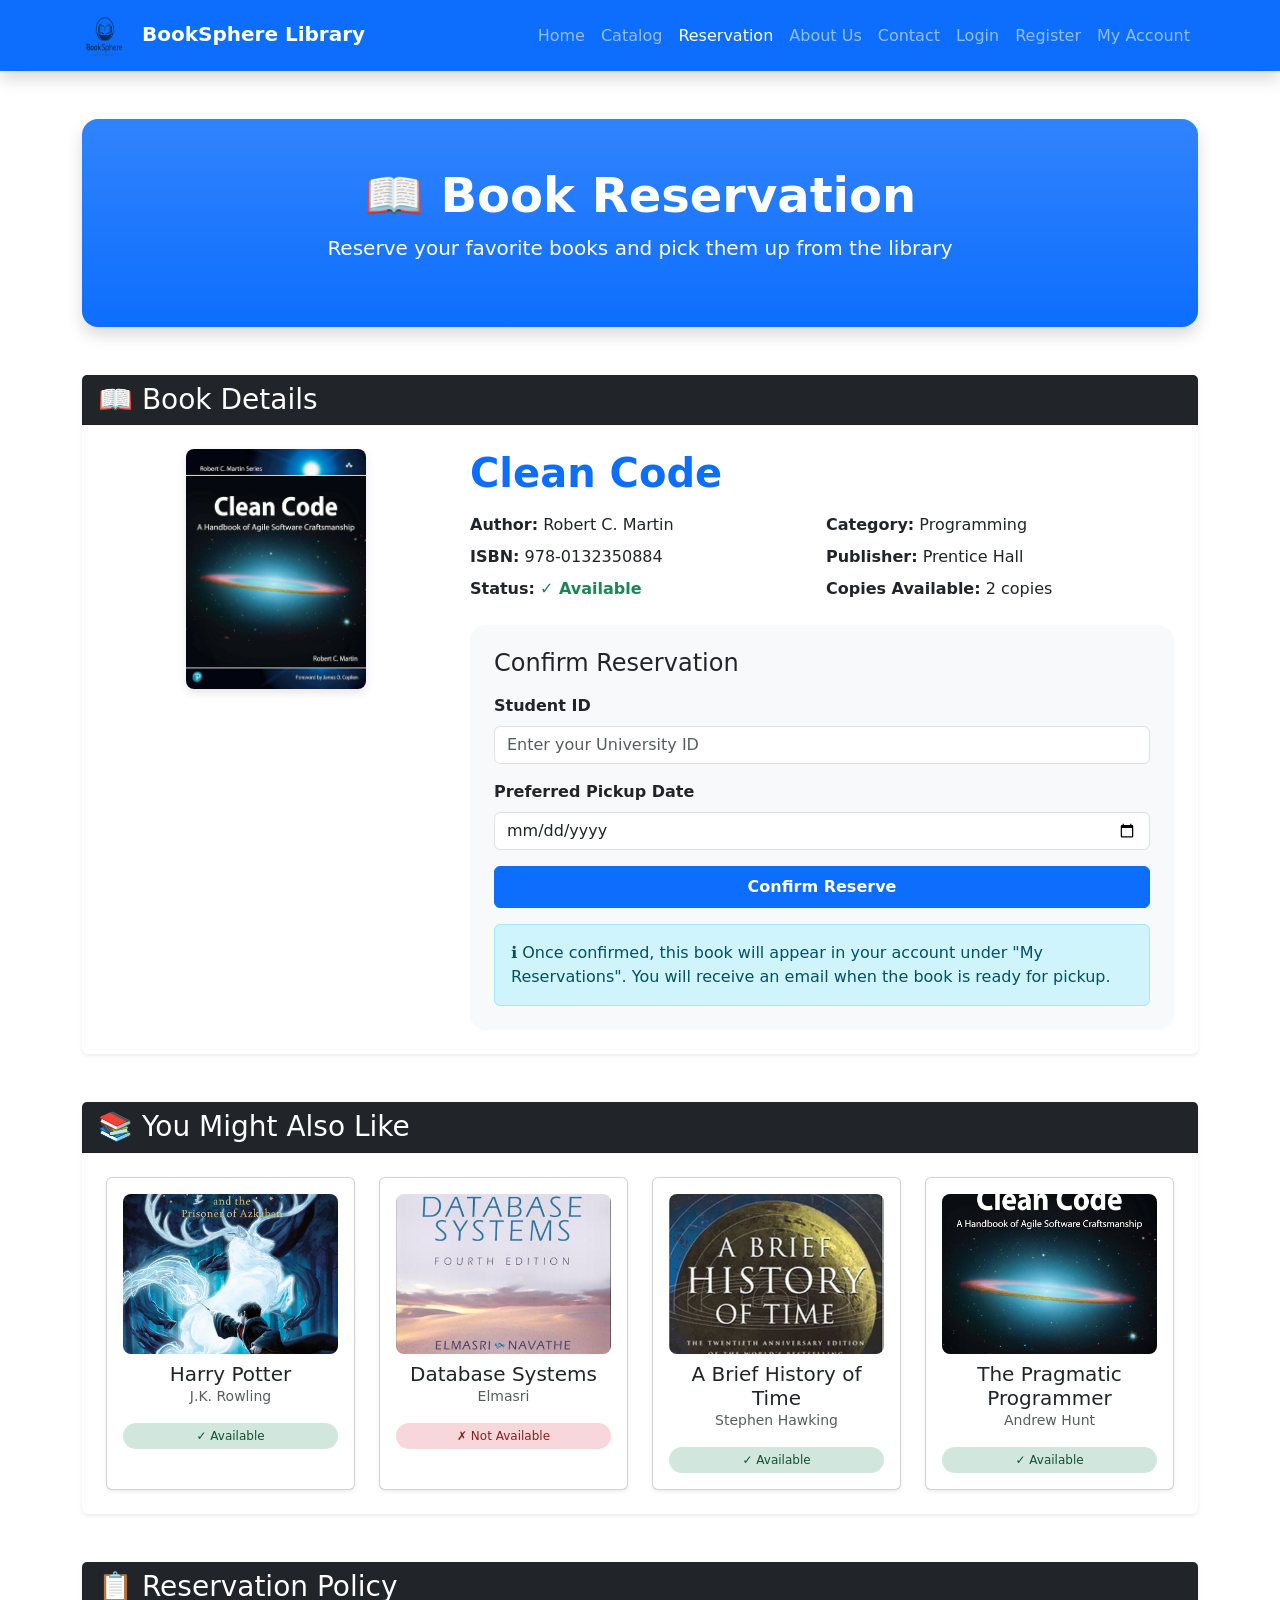
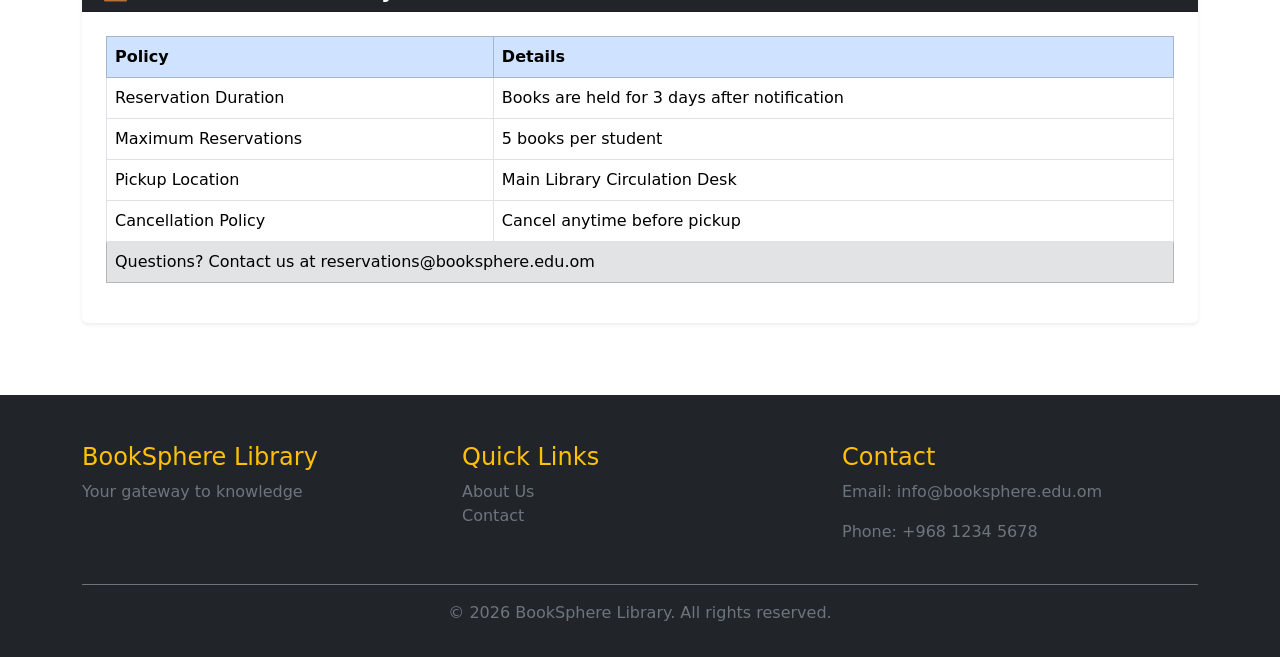
<file: reservation.html>
<!DOCTYPE html>
<html lang="en">
<head>
    <meta charset="UTF-8">
    <meta name="viewport" content="width=device-width, initial-scale=1.0">
    <title>Reservation - BookSphere Library</title>
    <!-- Bootstrap CSS -->
    <link href="https://cdn.jsdelivr.net/npm/bootstrap@5.3.0-alpha1/dist/css/bootstrap.min.css" rel="stylesheet">
    <!-- Bootstrap Icons -->
    <link rel="stylesheet" href="https://cdn.jsdelivr.net/npm/bootstrap-icons@1.11.3/font/bootstrap-icons.min.css">
    <style>
        .book-image {
            width: 180px;
            height: 240px;
            object-fit: cover;
            border-radius: 8px;
            box-shadow: 0 4px 8px rgba(0,0,0,0.1);
        }
        .book-mini-img {
            width: 100%;
            height: 160px;
            object-fit: cover;
            border-radius: 8px;
        }
        .status-available {
            color: #198754;
            font-weight: bold;
        }
        .mini-available {
            background: #d1e7dd;
            color: #0f5132;
            padding: 4px 12px;
            border-radius: 20px;
            font-size: 12px;
            display: inline-block;
        }
        .mini-not-available {
            background: #f8d7da;
            color: #842029;
            padding: 4px 12px;
            border-radius: 20px;
            font-size: 12px;
            display: inline-block;
        }
        .book-card {
            transition: transform 0.2s ease;
        }
        .book-card:hover {
            transform: translateY(-5px);
        }
    </style>
</head>
<body class="d-flex flex-column min-vh-100">

    <!-- ============================================== -->
    <!-- RESPONSIVE NAVIGATION BAR (BOOTSTRAP NAVBAR)   -->
    <!-- ============================================== -->
    <nav class="navbar navbar-expand-lg navbar-dark bg-primary sticky-top shadow">
        <div class="container">
            <a class="navbar-brand fw-bold" href="index.html">
                <img src="logo.png" alt="BookSphere Logo" width="45" height="45" class="rounded-circle me-2">
                BookSphere Library
            </a>
            <button class="navbar-toggler" type="button" data-bs-toggle="collapse" data-bs-target="#mainNavbar">
                <span class="navbar-toggler-icon"></span>
            </button>
            <div class="collapse navbar-collapse" id="mainNavbar">
                <ul class="navbar-nav ms-auto">
                    <li class="nav-item"><a class="nav-link" href="index.html">Home</a></li>
                    <li class="nav-item"><a class="nav-link" href="bookcatalog.html">Catalog</a></li>
                    <li class="nav-item"><a class="nav-link active" href="reservation.html">Reservation</a></li>
                    <li class="nav-item"><a class="nav-link" href="about.html">About Us</a></li>
                    <li class="nav-item"><a class="nav-link" href="contactUs.html">Contact</a></li>
                    <li class="nav-item"><a class="nav-link" href="login.html">Login</a></li>
                    <li class="nav-item"><a class="nav-link" href="register.html">Register</a></li>
                    <li class="nav-item"><a class="nav-link" href="myaccount.html">My Account</a></li>
                </ul>
            </div>
        </div>
    </nav>

    <main class="container my-5 flex-grow-1">
        <!-- Reservation Header -->
        <div class="bg-primary bg-gradient text-white p-5 rounded-4 shadow mb-5 text-center">
            <h1 class="display-5 fw-bold">📖 Book Reservation</h1>
            <p class="lead">Reserve your favorite books and pick them up from the library</p>
        </div>

        <!-- Book Details Card -->
        <div class="card shadow-sm border-0 mb-5">
            <div class="card-header bg-dark text-white">
                <h3 class="mb-0">📖 Book Details</h3>
            </div>
            <div class="card-body p-4">
                <div class="row g-4">
                    <!-- Book Image -->
                    <div class="col-md-4 text-center">
                        <img src="clean.jpg" alt="Clean Code Book" class="book-image">
                    </div>
                    <!-- Book Info -->
                    <div class="col-md-8">
                        <h1 class="display-6 fw-bold text-primary mb-3">Clean Code</h1>
                        <div class="row g-2">
                            <div class="col-sm-6"><strong>Author:</strong> Robert C. Martin</div>
                            <div class="col-sm-6"><strong>Category:</strong> Programming</div>
                            <div class="col-sm-6"><strong>ISBN:</strong> 978-0132350884</div>
                            <div class="col-sm-6"><strong>Publisher:</strong> Prentice Hall</div>
                            <div class="col-sm-6"><strong>Status:</strong> <span class="status-available">✓ Available</span></div>
                            <div class="col-sm-6"><strong>Copies Available:</strong> 2 copies</div>
                        </div>

                        <!-- Reservation Form -->
                        <form action="https://httpbin.org/post" method="POST" class="mt-4">
                            <input type="hidden" name="book" value="Clean Code">
                            <input type="hidden" name="book_id" value="103">
                            
                            <div class="bg-light p-4 rounded-4">
                                <h4 class="mb-3">Confirm Reservation</h4>
                                <div class="mb-3">
                                    <label for="student_id" class="form-label fw-bold">Student ID</label>
                                    <input type="text" class="form-control" id="student_id" name="student_id" placeholder="Enter your University ID" required>
                                </div>
                                <div class="mb-3">
                                    <label for="pickup_date" class="form-label fw-bold">Preferred Pickup Date</label>
                                    <input type="date" class="form-control" id="pickup_date" name="pickup_date">
                                </div>
                                <button type="submit" class="btn btn-primary w-100 py-2 fw-bold">Confirm Reserve</button>
                                <div class="alert alert-info mt-3 mb-0">
                                    ℹ️ Once confirmed, this book will appear in your account under "My Reservations". You will receive an email when the book is ready for pickup.
                                </div>
                            </div>
                        </form>
                    </div>
                </div>
            </div>
        </div>

        <!-- You Might Also Like Section -->
        <div class="card shadow-sm border-0 mb-5">
            <div class="card-header bg-dark text-white">
                <h3 class="mb-0">📚 You Might Also Like</h3>
            </div>
            <div class="card-body p-4">
                <div class="row g-4">
                    <div class="col-md-3 col-sm-6">
                        <div class="book-card card h-100 text-center p-3 shadow-sm">
                            <img src="hp.jpg" alt="Harry Potter" class="book-mini-img">
                            <h5 class="mt-2 mb-0">Harry Potter</h5>
                            <p class="text-muted small">J.K. Rowling</p>
                            <span class="mini-available">✓ Available</span>
                        </div>
                    </div>
                    <div class="col-md-3 col-sm-6">
                        <div class="book-card card h-100 text-center p-3 shadow-sm">
                            <img src="db.jpg" alt="Database Systems" class="book-mini-img">
                            <h5 class="mt-2 mb-0">Database Systems</h5>
                            <p class="text-muted small">Elmasri</p>
                            <span class="mini-not-available">✗ Not Available</span>
                        </div>
                    </div>
                    <div class="col-md-3 col-sm-6">
                        <div class="book-card card h-100 text-center p-3 shadow-sm">
                            <img src="time.jpg" alt="A Brief History of Time" class="book-mini-img">
                            <h5 class="mt-2 mb-0">A Brief History of Time</h5>
                            <p class="text-muted small">Stephen Hawking</p>
                            <span class="mini-available">✓ Available</span>
                        </div>
                    </div>
                    <div class="col-md-3 col-sm-6">
                        <div class="book-card card h-100 text-center p-3 shadow-sm">
                            <img src="clean.jpg" alt="The Pragmatic Programmer" class="book-mini-img">
                            <h5 class="mt-2 mb-0">The Pragmatic Programmer</h5>
                            <p class="text-muted small">Andrew Hunt</p>
                            <span class="mini-available">✓ Available</span>
                        </div>
                    </div>
                </div>
            </div>
        </div>

        <!-- Reservation Policy Table -->
        <div class="card shadow-sm border-0">
            <div class="card-header bg-dark text-white">
                <h3 class="mb-0">📋 Reservation Policy</h3>
            </div>
            <div class="card-body p-4">
                <div class="table-responsive">
                    <table class="table table-bordered">
                        <thead class="table-primary">
                            <tr><th>Policy</th><th>Details</th></tr>
                        </thead>
                        <tbody>
                            <tr><td>Reservation Duration</td><td>Books are held for 3 days after notification</td></tr>
                            <tr><td>Maximum Reservations</td><td>5 books per student</td></tr>
                            <tr><td>Pickup Location</td><td>Main Library Circulation Desk</td></tr>
                            <tr><td>Cancellation Policy</td><td>Cancel anytime before pickup</td></tr>
                        </tbody>
                        <tfoot class="table-secondary">
                            <tr><td colspan="2">Questions? Contact us at reservations@booksphere.edu.om</td></tr>
                        </tfoot>
                    </table>
                </div>
            </div>
        </div>
    </main>

    <!-- Footer -->
    <footer class="bg-dark text-white pt-5 pb-3 mt-4">
        <div class="container">
            <div class="row">
                <div class="col-md-4 mb-4">
                    <h4 class="text-warning">BookSphere Library</h4>
                    <p class="text-secondary">Your gateway to knowledge</p>
                </div>
                <div class="col-md-4 mb-4">
                    <h4 class="text-warning">Quick Links</h4>
                    <ul class="list-unstyled">
                        <li><a href="about.html" class="text-secondary text-decoration-none">About Us</a></li>
                        <li><a href="contactUs.html" class="text-secondary text-decoration-none">Contact</a></li>
                    </ul>
                </div>
                <div class="col-md-4 mb-4">
                    <h4 class="text-warning">Contact</h4>
                    <p class="text-secondary">Email: info@booksphere.edu.om</p>
                    <p class="text-secondary">Phone: +968 1234 5678</p>
                </div>
            </div>
            <div class="text-center pt-3 border-top border-secondary">
                <p class="text-secondary">&copy; 2026 BookSphere Library. All rights reserved.</p>
            </div>
        </div>
    </footer>

    <!-- Bootstrap JS -->
    <script src="https://cdn.jsdelivr.net/npm/bootstrap@5.3.0-alpha1/dist/js/bootstrap.bundle.min.js"></script>
</body>
</html>
</file>
